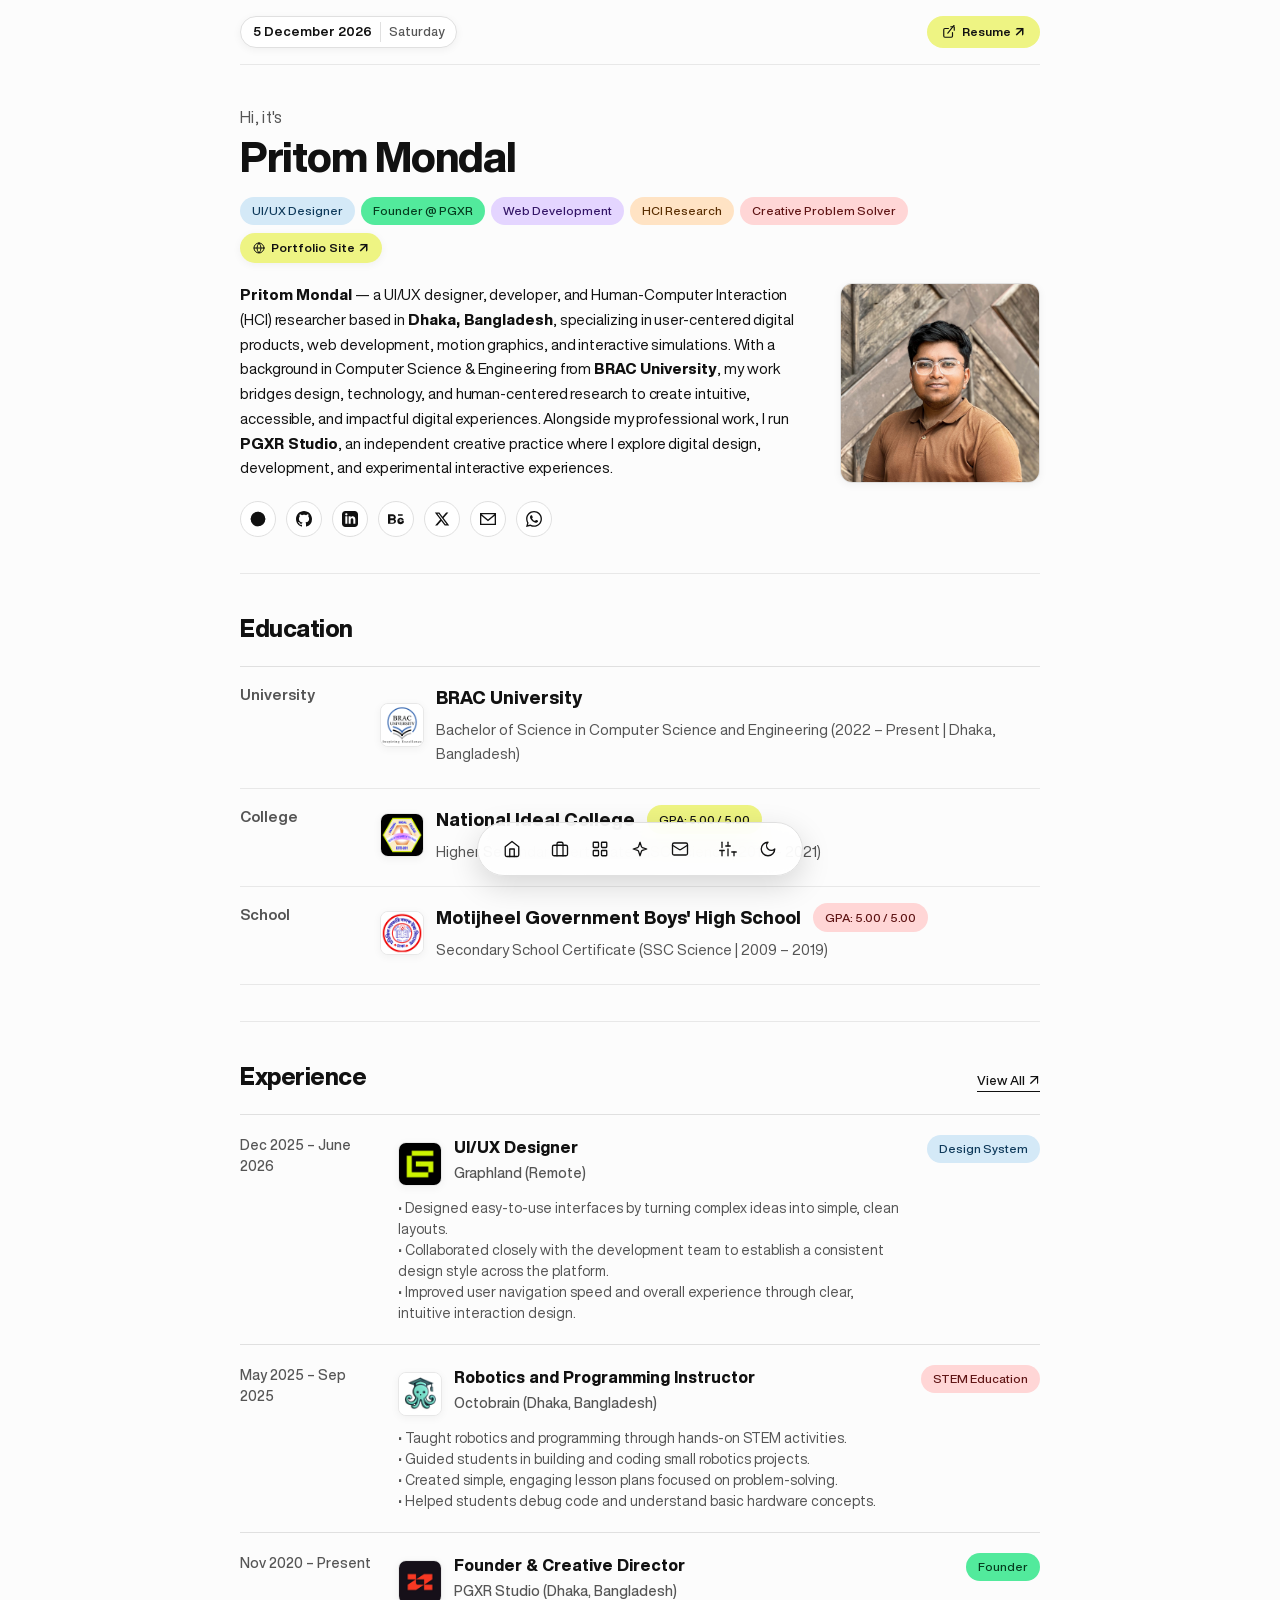
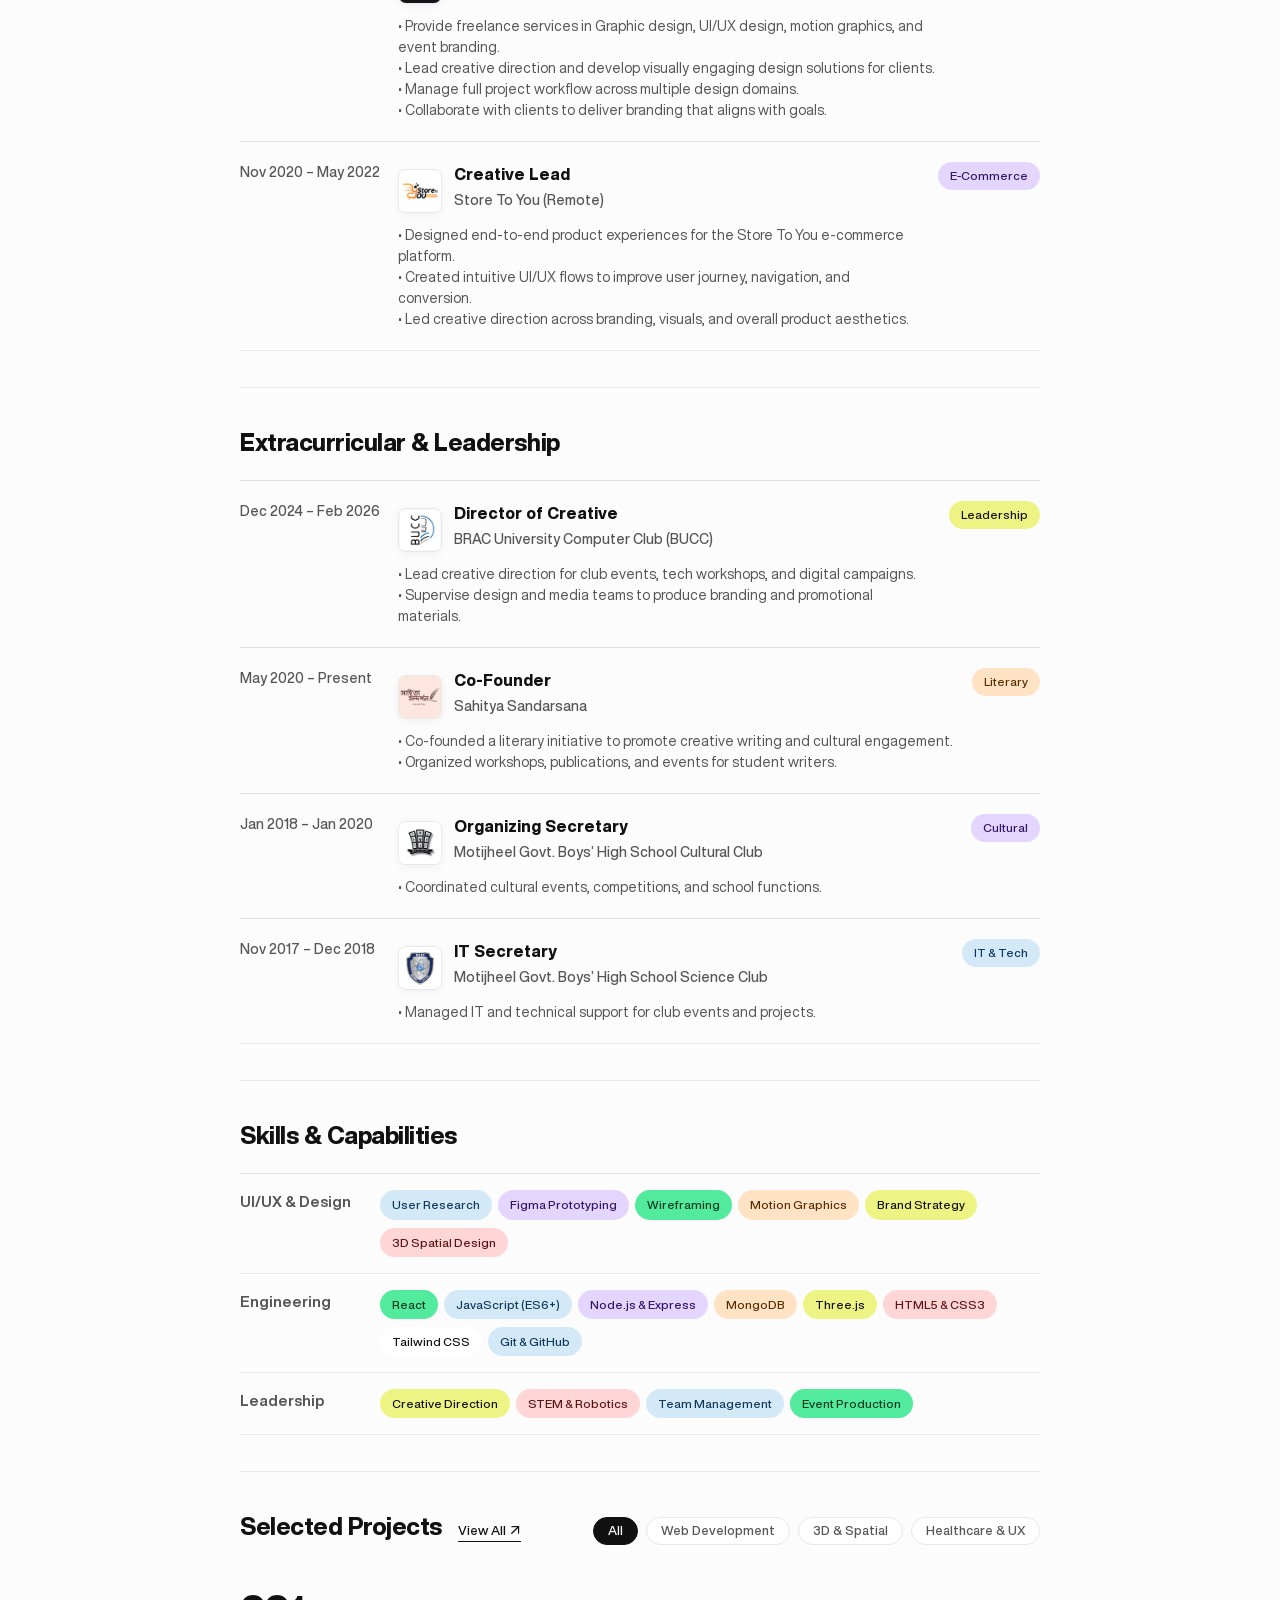
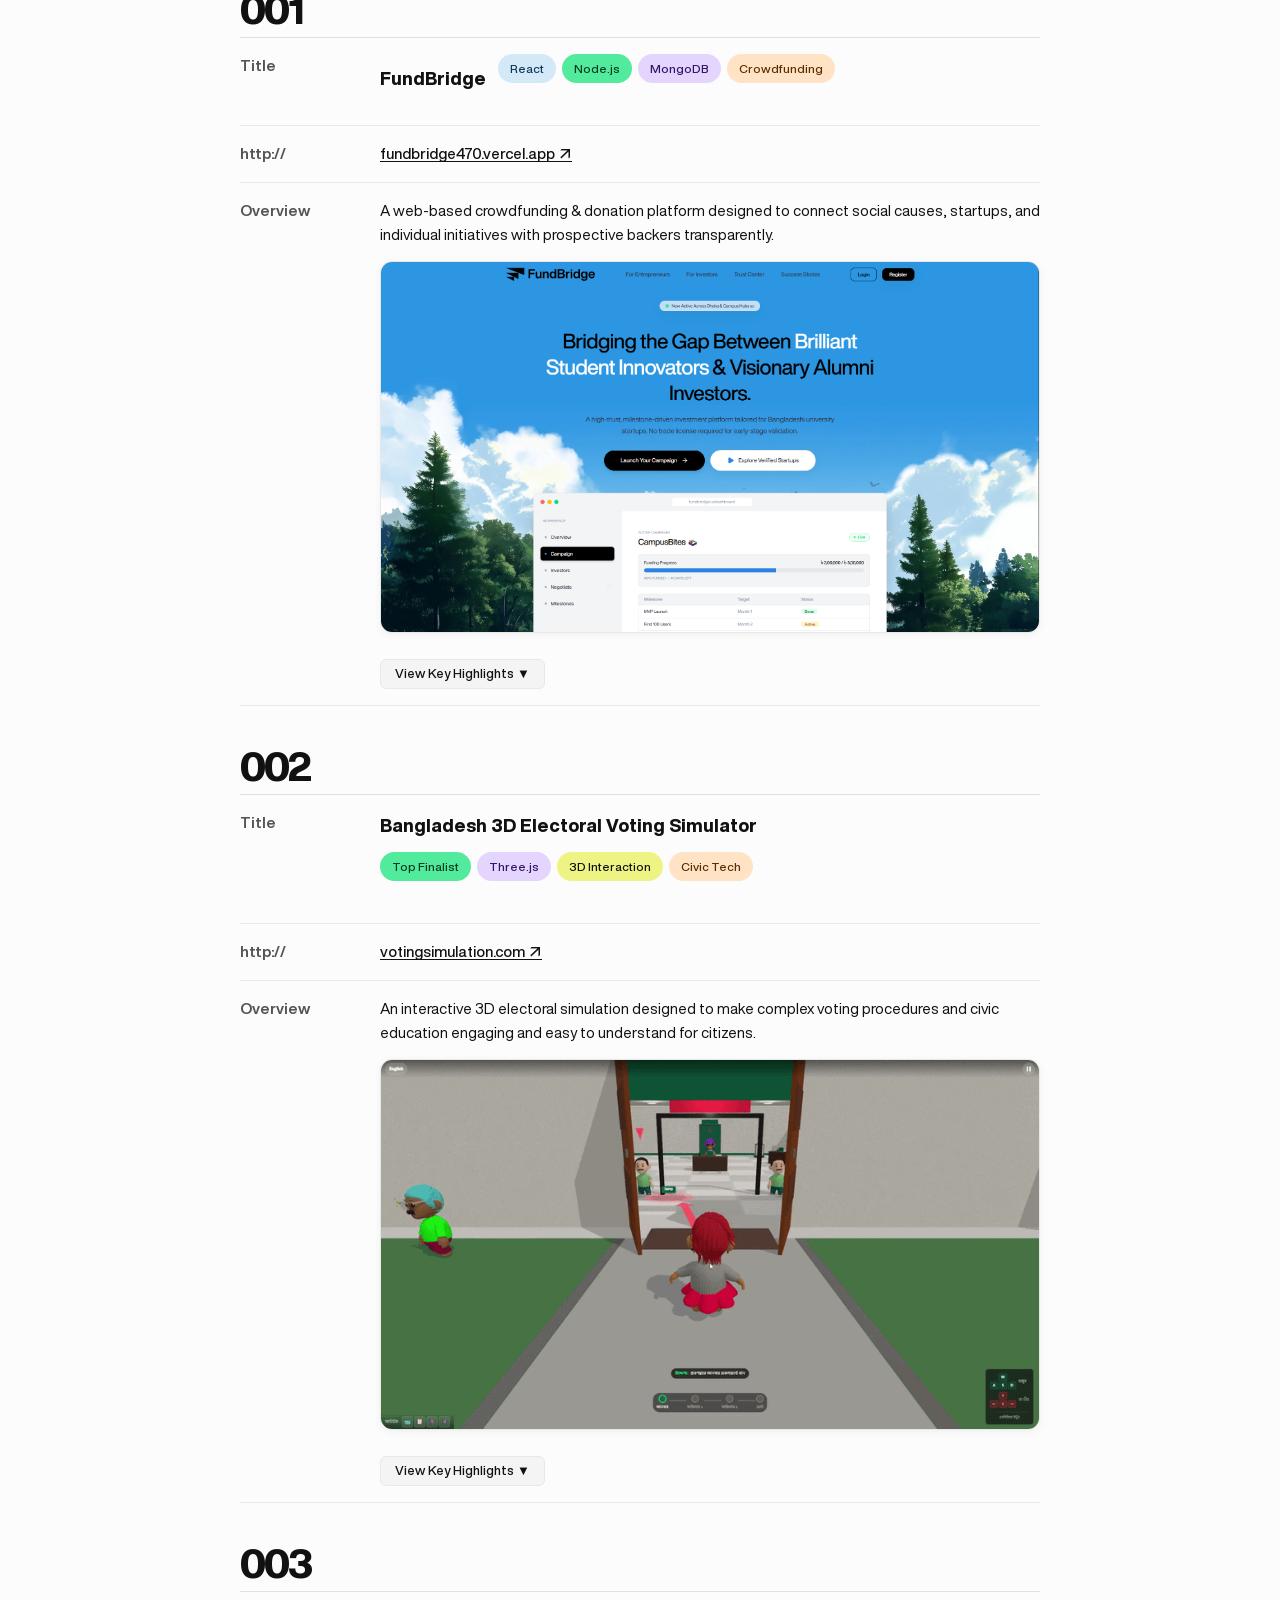
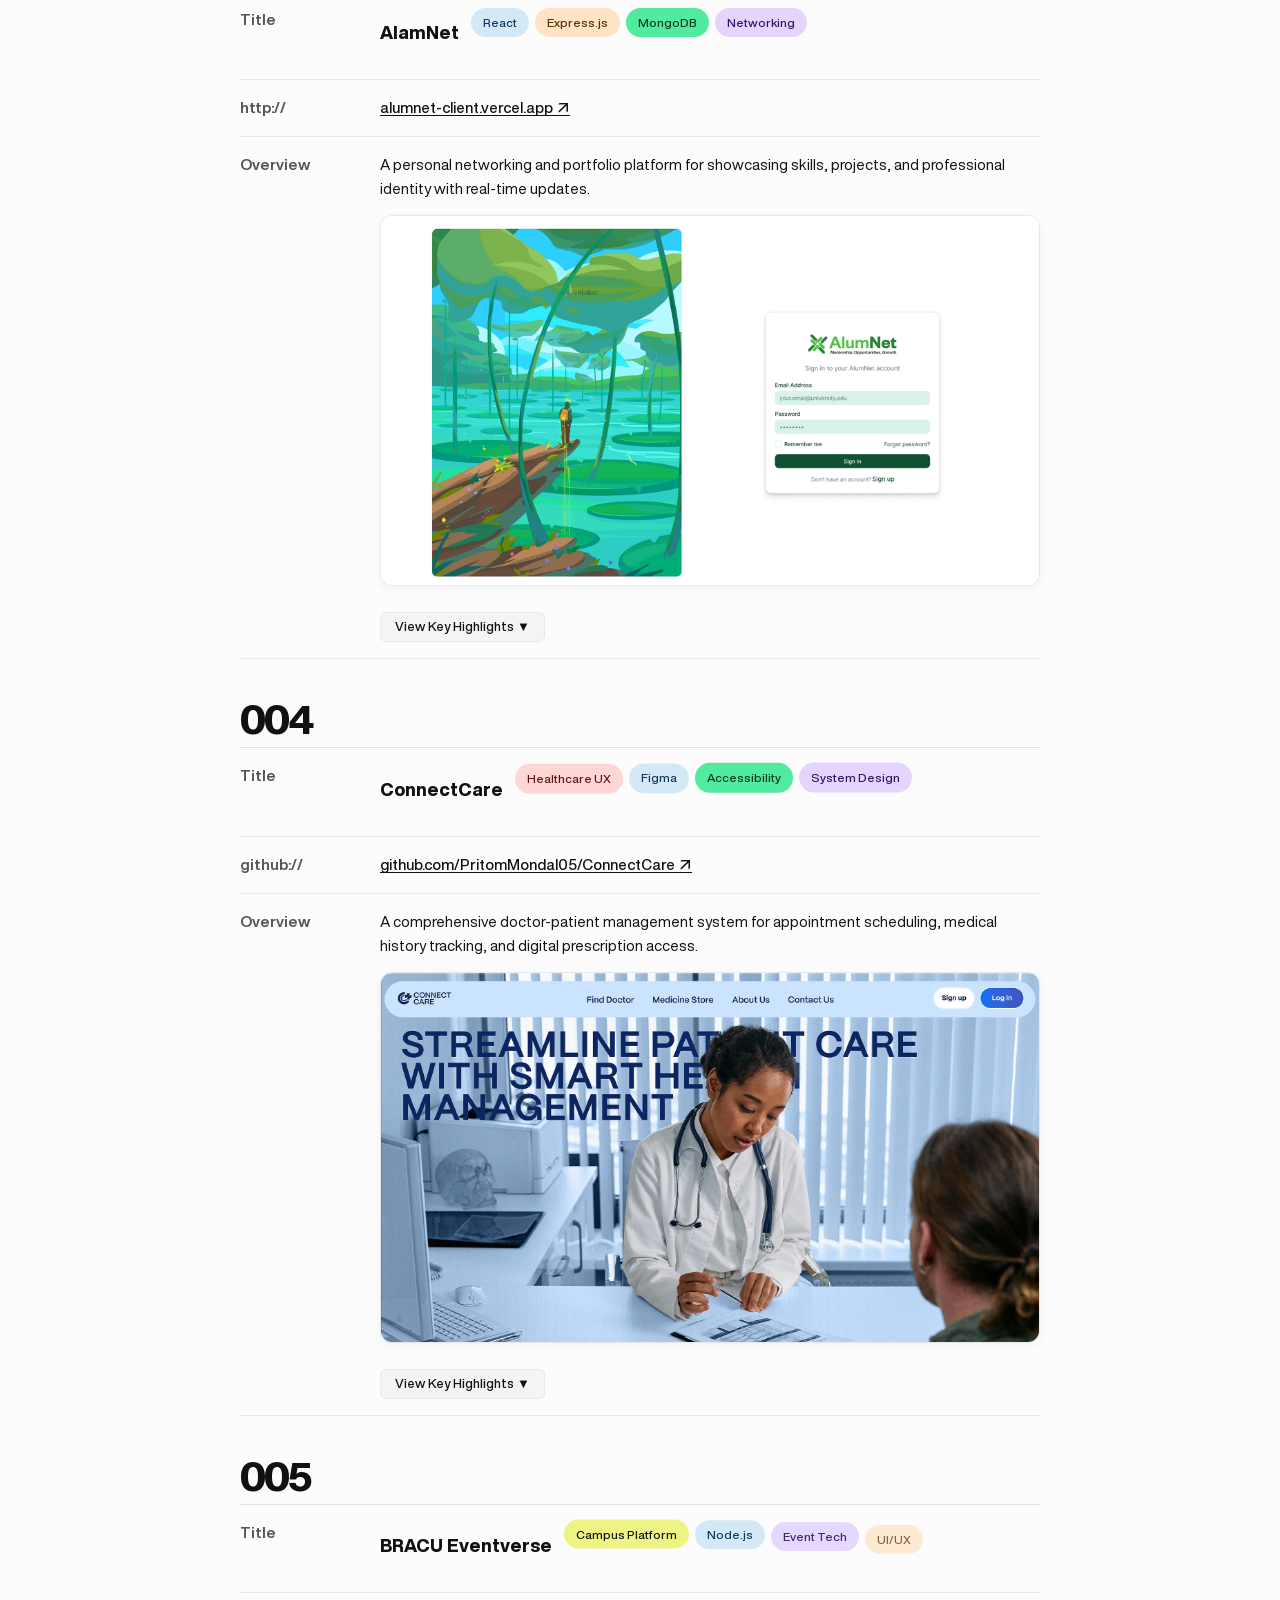
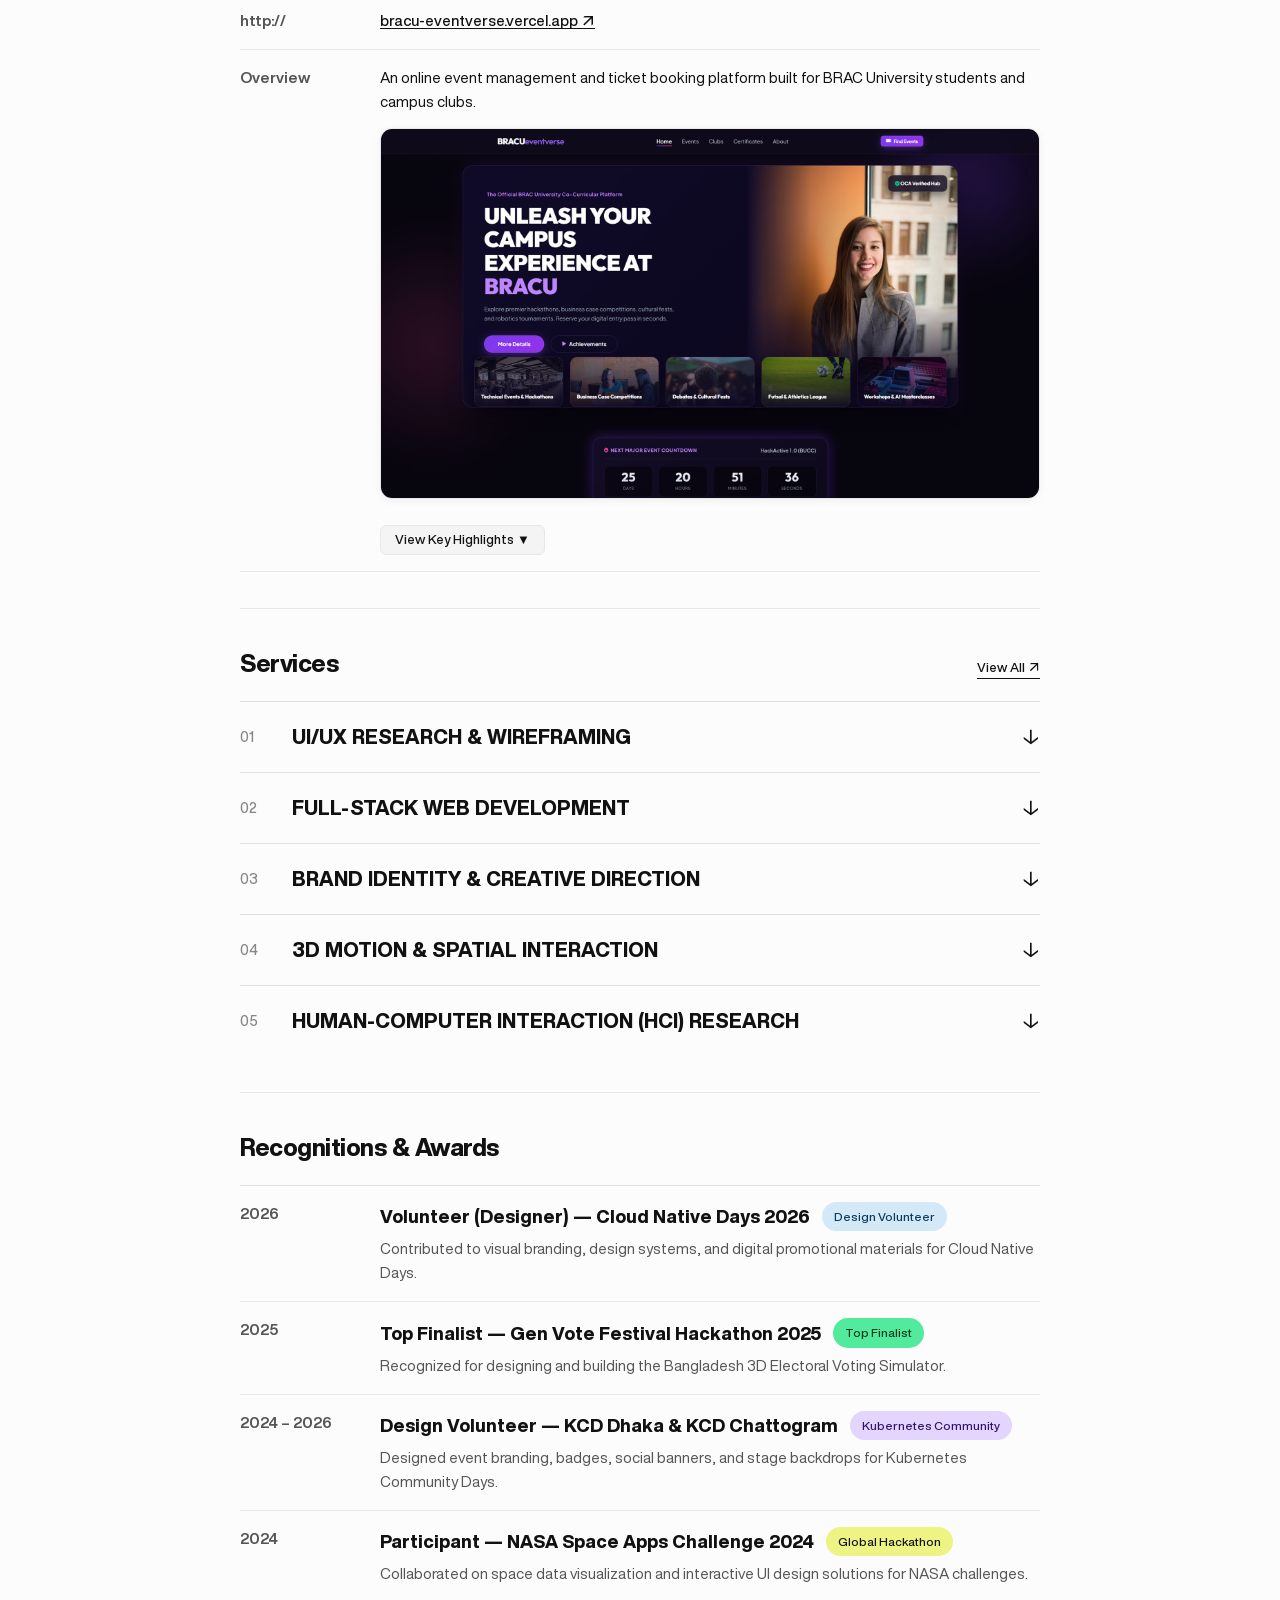
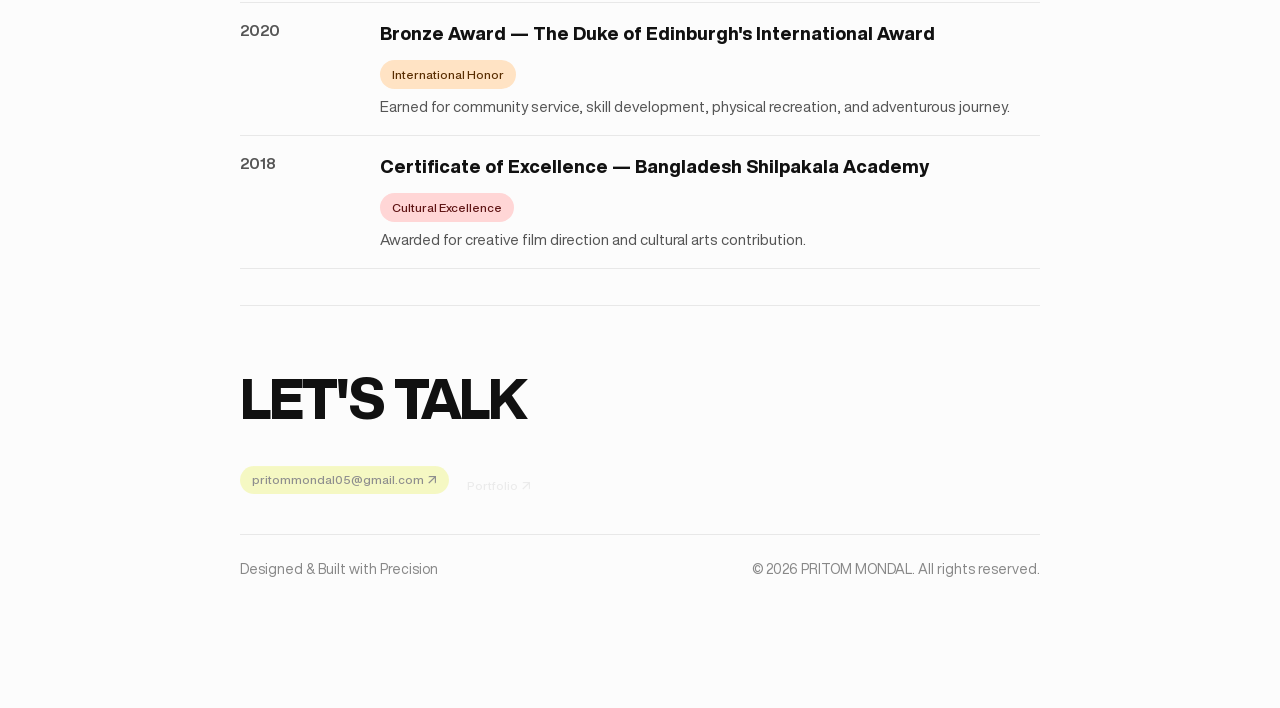
<file: index.html>
<!DOCTYPE html>
<html lang="en">

<head>
  <meta charset="UTF-8">
  <meta name="viewport" content="width=device-width, initial-scale=1.0">
  <title>Pritom Mondal</title>
  <meta name="description"
    content="Portfolio of Pritom Mondal — UI/UX Designer, Web Developer, and HCI Researcher based in Dhaka, Bangladesh. Founder of PGXR.">
  <link rel="stylesheet" href="styles.css">
  <link rel="icon" href="pm navicon.png" type="image/png">
  <script src="https://cdnjs.cloudflare.com/ajax/libs/gsap/3.12.5/gsap.min.js"></script>
</head>

<body>

  <main class="container">

    <!-- Top Bar: Today's Real-time Date & Download Resume Button -->
    <header class="top-header-bar">
      <div class="top-left-group">
        <div class="date-badge">
          <span class="date-text">28 July 2026</span>
          <span class="date-day">Tuesday</span>
        </div>
      </div>
      <a href="https://drive.google.com/file/d/1ZfrBNfHJu0eXIbCAYcs7tsgkFVk-eYRf/view?usp=sharing" target="_blank"
        class="resume-download-btn" title="View Resume (Google Drive)">
        <svg viewBox="0 0 24 24" fill="none" stroke="currentColor" stroke-width="2" stroke-linecap="round"
          stroke-linejoin="round" style="width: 14px; height: 14px;">
          <path d="M18 13v6a2 2 0 0 1-2 2H5a2 2 0 0 1-2-2V8a2 2 0 0 1 2-2h6" />
          <polyline points="15 3 21 3 21 9" />
          <line x1="10" x2="21" y1="14" x2="3" />
        </svg>
        <span>Resume ↗</span>
      </a>
    </header>

    <!-- Hero Section (Joshua Kaplan Style Header) -->
    <section class="hero-section" id="about">
      <h1 class="hero-title">
        <span class="hero-greeting">Hi, it's</span>
        <span class="hero-name">Pritom Mondal</span>
      </h1>

      <!-- Color Pill Badges -->
      <div class="pill-group">
        <span class="pill pill-blue">UI/UX Designer</span>
        <span class="pill pill-green">Founder @ PGXR</span>
        <span class="pill pill-purple">Web Development</span>
        <span class="pill pill-orange">HCI Research</span>
        <span class="pill pill-pink">Creative Problem Solver</span>
        <a href="https://pritomfolio.vercel.app/" target="_blank" class="pill pill-portfolio" title="Visit Live Portfolio Site (pritomfolio.vercel.app)">
          <svg viewBox="0 0 24 24" fill="none" stroke="currentColor" stroke-width="2" stroke-linecap="round" stroke-linejoin="round" style="width: 12px; height: 12px;">
            <circle cx="12" cy="12" r="10"></circle>
            <line x1="2" y1="12" x2="22" y2="12"></line>
            <path d="M12 2a15.3 15.3 0 0 1 4 10 15.3 15.3 0 0 1-4 10 15.3 15.3 0 0 1-4-10 15.3 15.3 0 0 1 4-10z"></path>
          </svg>
          <span>Portfolio Site ↗</span>
        </a>
      </div>

      <!-- Bio & Pure Portrait Grid -->
      <div class="hero-content-grid">
        <div>
          <p class="bio-text">
            <strong>Pritom Mondal</strong> — a UI/UX designer, developer, and Human-Computer Interaction (HCI)
            researcher based in <strong>Dhaka, Bangladesh</strong>, specializing in user-centered digital products, web
            development, motion graphics, and interactive simulations. With a background in Computer Science &
            Engineering from <strong>BRAC University</strong>, my work bridges design, technology, and human-centered
            research to create intuitive, accessible, and impactful digital experiences. Alongside my professional work,
            I run <strong>PGXR Studio</strong>, an independent creative practice where I explore digital design,
            development, and experimental interactive experiences.
          </p>

          <!-- Social Links (Icons Only) -->
          <div class="social-icons-row">
            <a href="https://pritomfolio.vercel.app/" target="_blank" class="social-icon-btn" aria-label="Portfolio Site"
              title="Portfolio (pritomfolio.vercel.app)">
              <svg viewBox="0 0 24 24" fill="none" stroke="currentColor" stroke-width="2" stroke-linecap="round" stroke-linejoin="round">
                <circle cx="12" cy="12" r="10"></circle>
                <line x1="2" y1="12" x2="22" y2="12"></line>
                <path d="M12 2a15.3 15.3 0 0 1 4 10 15.3 15.3 0 0 1-4 10 15.3 15.3 0 0 1-4-10 15.3 15.3 0 0 1 4-10z"></path>
              </svg>
            </a>
            <a href="https://github.com/pritommondal05" target="_blank" class="social-icon-btn" aria-label="GitHub"
              title="GitHub (@pritommondal05)">
              <svg viewBox="0 0 24 24">
                <path
                  d="M12 0C5.37 0 0 5.37 0 12c0 5.31 3.435 9.795 8.205 11.385.6.105.825-.255.825-.57 0-.285-.015-1.23-.015-2.235-3.015.555-3.795-.735-4.035-1.41-.135-.345-.72-1.41-1.23-1.695-.42-.225-1.02-.78-.015-.795.945-.015 1.62.87 1.845 1.23 1.08 1.815 2.805 1.305 3.495.99.105-.78.42-1.305.765-1.605-2.67-.3-5.46-1.335-5.46-5.925 0-1.305.465-2.385 1.23-3.225-.12-.3-.54-1.53.12-3.18 0 0 1.005-.315 3.3 1.23.96-.27 1.98-.405 3-.405s2.04.135 3 .405c2.295-1.56 3.3-1.23 3.3-1.23.66 1.65.24 2.88.12 3.18.765.84 1.23 1.905 1.23 3.225 0 4.605-2.805 5.625-5.475 5.925.435.375.81 1.095.81 2.22 0 1.605-.015 2.895-.015 3.3 0 .315.225.69.825.57A12.02 12.02 0 0024 12c0-6.63-5.37-12-12-12z" />
              </svg>
            </a>
            <a href="https://www.linkedin.com/in/pritommondal/" target="_blank" class="social-icon-btn"
              aria-label="LinkedIn" title="LinkedIn (@pritommondal)">
              <svg viewBox="0 0 24 24">
                <path
                  d="M19 0h-14c-2.761 0-5 2.239-5 5v14c0 2.761 2.239 5 5 5h14c2.762 0 5-2.239 5-5v-14c0-2.761-2.238-5-5-5zm-11 19h-3v-11h3v11zm-1.5-12.268c-.966 0-1.75-.79-1.75-1.764s.784-1.764 1.75-1.764 1.75.79 1.75 1.764-.783 1.764-1.75 1.764zm13.5 12.268h-3v-5.604c0-3.368-4-3.113-4 0v5.604h-3v-11h3v1.765c1.396-2.586 7-2.777 7 2.476v6.759z" />
              </svg>
            </a>
            <a href="https://behance.net/pritommondal" target="_blank" class="social-icon-btn" aria-label="Behance"
              title="Behance (pritommondal)">
              <svg viewBox="0 0 24 24">
                <path
                  d="M22 7h-7v-2h7v2zm1.726 10c-.442 1.297-2.029 3-4.726 3-3.101 0-5-2.102-5-5 0-2.82 1.869-5 4.869-5 2.926 0 4.67 1.867 4.908 4.385h-6.726c.071 1.096.791 1.932 2.051 1.932.96 0 1.547-.463 1.821-1.317h2.803zm-4.743-4.523c-.975 0-1.637.584-1.777 1.458h3.535c-.097-.864-.741-1.458-1.758-1.458zm-11.983-7.477h-7v14h7.5c2.404 0 4.5-1.109 4.5-3.5 0-1.544-.82-2.584-1.92-3.084 1.157-.591 1.67-1.603 1.67-2.791 0-2.316-2.083-4.625-4.75-4.625zm-3.5 3h3.5c1.042 0 1.75.642 1.75 1.5s-.708 1.5-1.75 1.5h-3.5v-3zm0 6h3.75c1.192 0 2 .75 2 1.75s-.808 1.75-2 1.75h-3.75v-3.5z" />
              </svg>
            </a>
            <a href="https://twitter.com/pritommondal" target="_blank" class="social-icon-btn" aria-label="Twitter / X"
              title="Twitter / X (@pritommondal)">
              <svg viewBox="0 0 24 24">
                <path
                  d="M18.244 2.25h3.308l-7.227 8.26 8.502 11.24H16.17l-5.214-6.817L4.99 21.75H1.68l7.73-8.835L1.254 2.25H8.08l4.713 6.231zm-1.161 17.52h1.833L7.084 4.126H5.117z" />
              </svg>
            </a>
            <a href="mailto:pritommondal05@gmail.com" class="social-icon-btn" aria-label="Email"
              title="Email (pritommondal05@gmail.com)">
              <svg viewBox="0 0 24 24">
                <path
                  d="M0 3v18h24v-18h-24zm21.518 2l-9.518 7.713-9.518-7.713h19.036zm-19.518 14v-11.817l10 8.104 10-8.104v11.817h-20z" />
              </svg>
            </a>
            <a href="https://wa.me/pritommondal05" target="_blank" class="social-icon-btn" aria-label="WhatsApp"
              title="WhatsApp (@pritommondal05)">
              <svg viewBox="0 0 24 24">
                <path fill="currentColor"
                  d="M.057 24l1.687-6.163c-1.041-1.804-1.588-3.849-1.587-5.946.003-6.556 5.338-11.891 11.893-11.891 3.181.001 6.167 1.24 8.413 3.488 2.245 2.248 3.481 5.236 3.48 8.414-.003 6.557-5.338 11.892-11.893 11.892-1.99-.001-3.951-.5-5.688-1.448l-6.305 1.654zm6.597-3.807c1.676.995 3.276 1.591 5.392 1.592 5.448 0 9.886-4.434 9.889-9.885.002-5.462-4.415-9.89-9.881-9.892-5.452 0-9.887 4.434-9.889 9.884-.001 2.225.651 3.891 1.746 5.634l-.999 3.648 3.742-.981zm11.387-5.464c-.074-.124-.272-.198-.57-.347-.297-.149-1.758-.868-2.031-.967-.272-.099-.47-.149-.669.149-.198.297-.768.967-.941 1.165-.173.198-.347.223-.644.074-.297-.149-1.255-.462-2.39-1.475-.883-.788-1.48-1.761-1.653-2.059-.173-.297-.018-.458.13-.606.134-.133.297-.347.446-.521.151-.172.2-.296.3-.495.099-.198.05-.372-.025-.521-.075-.148-.669-1.611-.916-2.206-.242-.579-.487-.501-.669-.51l-.57-.01c-.198 0-.52.074-.792.372s-1.04 1.016-1.04 2.479 1.065 2.876 1.213 3.074c.149.198 2.095 3.2 5.076 4.487.709.306 1.263.489 1.694.626.712.226 1.36.194 1.872.118.571-.085 1.758-.719 2.006-1.413.248-.695.248-1.29.173-1.414z" />
              </svg>
            </a>
          </div>
        </div>

        <!-- Portrait Card -->
        <div class="portrait-card" id="portrait-trigger" style="cursor: pointer;" title="Click to enlarge portrait">
          <img src="pritom_portrait.webp" alt="Pritom Mondal Portrait" class="portrait-img">
        </div>
      </div>
    </section>

    <!-- 1. Education Section -->
    <section class="section" id="education">
      <div class="section-header">
        <h2 class="section-title">Education</h2>
      </div>

      <table class="brutalist-table">
        <tbody>
          <tr>
            <td class="table-label">University</td>
            <td class="table-value">
              <div class="institution-header-flex">
                <div class="institution-logo-box" title="BRAC University Logo">
                  <img src="Logo/BRACU logo.png" alt="BRAC University Logo" class="institution-logo-img">
                </div>
                <div>
                  <div class="project-header-row">
                    <span class="project-name">BRAC University</span>
                  </div>
                  <p style="margin-top: 4px; color: var(--text-secondary);">
                    Bachelor of Science in Computer Science and Engineering (2022 – Present | Dhaka, Bangladesh)
                  </p>
                </div>
              </div>
            </td>
          </tr>

          <tr>
            <td class="table-label">College</td>
            <td class="table-value">
              <div class="institution-header-flex">
                <div class="institution-logo-box" title="National Ideal College Logo">
                  <img src="Logo/NIC logo.png" alt="National Ideal College Logo" class="institution-logo-img">
                </div>
                <div>
                  <div class="project-header-row">
                    <span class="project-name">National Ideal College</span>
                    <span class="pill pill-yellow">GPA: 5.00 / 5.00</span>
                  </div>
                  <p style="margin-top: 4px; color: var(--text-secondary);">
                    Higher Secondary Certificate (HSC Science | 2019 – 2021)
                  </p>
                </div>
              </div>
            </td>
          </tr>

          <tr>
            <td class="table-label">School</td>
            <td class="table-value">
              <div class="institution-header-flex">
                <div class="institution-logo-box" title="Motijheel Government Boys' High School Logo">
                  <img src="Logo/MGBHS logo.png" alt="Motijheel Government Boys' High School Logo"
                    class="institution-logo-img">
                </div>
                <div>
                  <div class="project-header-row">
                    <span class="project-name">Motijheel Government Boys' High School</span>
                    <span class="pill pill-pink">GPA: 5.00 / 5.00</span>
                  </div>
                  <p style="margin-top: 4px; color: var(--text-secondary);">
                    Secondary School Certificate (SSC Science | 2009 – 2019)
                  </p>
                </div>
              </div>
            </td>
          </tr>
        </tbody>
      </table>
    </section>

    <!-- 2. Professional Experience Section (Follows Education Immediately) -->
    <section class="section" id="experience">
      <div class="section-header">
        <h2 class="section-title">Experience</h2>
        <a href="experience.html" class="project-url-link" style="font-size: 13px;">View All ↗</a>
      </div>

      <div class="timeline-list">

        <!-- Experience Item 01 -->
        <div class="timeline-item">
          <div class="timeline-grid">
            <div class="timeline-year">Dec 2025 – June 2026</div>
            <div>
              <div class="institution-header-flex">
                <div class="institution-logo-box" title="Graphland Logo">
                  <img src="Logo/Graphland logo.png" alt="Graphland Logo" class="institution-logo-img">
                </div>
                <div>
                  <div class="timeline-role">UI/UX Designer</div>
                  <div class="timeline-org">Graphland (Remote)</div>
                </div>
              </div>
              <p class="timeline-desc">• Designed easy-to-use interfaces by turning complex ideas into simple, clean
                layouts.<br>• Collaborated closely with the development team to establish a consistent design style
                across the platform.<br>• Improved user navigation speed and overall experience through clear, intuitive
                interaction design.</p>
            </div>
            <div>
              <span class="pill pill-blue">Design System</span>
            </div>
          </div>
        </div>

        <!-- Experience Item 02 -->
        <div class="timeline-item">
          <div class="timeline-grid">
            <div class="timeline-year">May 2025 – Sep 2025</div>
            <div>
              <div class="institution-header-flex">
                <div class="institution-logo-box" title="Octobrain Logo">
                  <img src="Logo/octrobrain logo.png" alt="Octobrain Logo" class="institution-logo-img">
                </div>
                <div>
                  <div class="timeline-role">Robotics and Programming Instructor</div>
                  <div class="timeline-org">Octobrain (Dhaka, Bangladesh)</div>
                </div>
              </div>
              <p class="timeline-desc">• Taught robotics and programming through hands-on STEM activities.<br>• Guided
                students in building and coding small robotics projects.<br>• Created simple, engaging lesson plans
                focused on problem-solving.<br>• Helped students debug code and understand basic hardware concepts.</p>
            </div>
            <div>
              <span class="pill pill-pink">STEM Education</span>
            </div>
          </div>
        </div>

        <!-- Experience Item 03 -->
        <div class="timeline-item">
          <div class="timeline-grid">
            <div class="timeline-year">Nov 2020 – Present</div>
            <div>
              <div class="institution-header-flex">
                <div class="institution-logo-box" title="PGXR Studio Logo">
                  <img src="Logo/PGXR logo.png" alt="PGXR Studio Logo" class="institution-logo-img">
                </div>
                <div>
                  <div class="timeline-role">Founder & Creative Director</div>
                  <div class="timeline-org">PGXR Studio (Dhaka, Bangladesh)</div>
                </div>
              </div>
              <p class="timeline-desc">• Provide freelance services in Graphic design, UI/UX design, motion graphics,
                and event branding.<br>• Lead creative direction and develop visually engaging design solutions for
                clients.<br>• Manage full project workflow across multiple design domains.<br>• Collaborate with clients
                to deliver branding that aligns with goals.</p>
            </div>
            <div>
              <span class="pill pill-green">Founder</span>
            </div>
          </div>
        </div>

        <!-- Experience Item 04 -->
        <div class="timeline-item">
          <div class="timeline-grid">
            <div class="timeline-year">Nov 2020 – May 2022</div>
            <div>
              <div class="institution-header-flex">
                <div class="institution-logo-box" title="Store To You Logo">
                  <img src="Logo/StoretoYou logo.png" alt="Store To You Logo" class="institution-logo-img">
                </div>
                <div>
                  <div class="timeline-role">Creative Lead</div>
                  <div class="timeline-org">Store To You (Remote)</div>
                </div>
              </div>
              <p class="timeline-desc">• Designed end-to-end product experiences for the Store To You e-commerce
                platform.<br>• Created intuitive UI/UX flows to improve user journey, navigation, and conversion.<br>•
                Led creative direction across branding, visuals, and overall product aesthetics.</p>
            </div>
            <div>
              <span class="pill pill-purple">E-Commerce</span>
            </div>
          </div>
        </div>

      </div>
    </section>

    <!-- 3. Extracurricular & Leadership Section -->
    <section class="section" id="leadership">
      <div class="section-header">
        <h2 class="section-title">Extracurricular & Leadership</h2>
      </div>

      <div class="timeline-list">

        <!-- Leadership Item 01 -->
        <div class="timeline-item">
          <div class="timeline-grid">
            <div class="timeline-year">Dec 2024 – Feb 2026</div>
            <div>
              <div class="institution-header-flex">
                <div class="institution-logo-box" title="BRAC University Computer Club Logo">
                  <img src="Logo/BUCC logo.png" alt="BUCC Logo" class="institution-logo-img">
                </div>
                <div>
                  <div class="timeline-role">Director of Creative</div>
                  <div class="timeline-org">BRAC University Computer Club (BUCC)</div>
                </div>
              </div>
              <p class="timeline-desc">• Lead creative direction for club events, tech workshops, and digital
                campaigns.<br>• Supervise design and media teams to produce branding and promotional materials.</p>
            </div>
            <div>
              <span class="pill pill-yellow">Leadership</span>
            </div>
          </div>
        </div>

        <!-- Leadership Item 02 -->
        <div class="timeline-item">
          <div class="timeline-grid">
            <div class="timeline-year">May 2020 – Present</div>
            <div>
              <div class="institution-header-flex">
                <div class="institution-logo-box" title="Sahitya Sandarsana Logo">
                  <img src="Logo/Sahitya Sandarshan logo.png" alt="Sahitya Sandarsana Logo"
                    class="institution-logo-img">
                </div>
                <div>
                  <div class="timeline-role">Co-Founder</div>
                  <div class="timeline-org">Sahitya Sandarsana</div>
                </div>
              </div>
              <p class="timeline-desc">• Co-founded a literary initiative to promote creative writing and cultural
                engagement.<br>• Organized workshops, publications, and events for student writers.</p>
            </div>
            <div>
              <span class="pill pill-orange">Literary</span>
            </div>
          </div>
        </div>

        <!-- Leadership Item 03 -->
        <div class="timeline-item">
          <div class="timeline-grid">
            <div class="timeline-year">Jan 2018 – Jan 2020</div>
            <div>
              <div class="institution-header-flex">
                <div class="institution-logo-box" title="Motijheel Govt. Boys' High School Cultural Club Logo">
                  <img src="Logo/MGBHS Cultural Club logo.png" alt="Cultural Club Logo" class="institution-logo-img">
                </div>
                <div>
                  <div class="timeline-role">Organizing Secretary</div>
                  <div class="timeline-org">Motijheel Govt. Boys’ High School Cultural Club</div>
                </div>
              </div>
              <p class="timeline-desc">• Coordinated cultural events, competitions, and school functions.</p>
            </div>
            <div>
              <span class="pill pill-purple">Cultural</span>
            </div>
          </div>
        </div>

        <!-- Leadership Item 04 -->
        <div class="timeline-item">
          <div class="timeline-grid">
            <div class="timeline-year">Nov 2017 – Dec 2018</div>
            <div>
              <div class="institution-header-flex">
                <div class="institution-logo-box" title="Motijheel Govt. Boys' High School Science Club Logo">
                  <img src="Logo/MGBHS Science Club logo.png" alt="Science Club Logo" class="institution-logo-img">
                </div>
                <div>
                  <div class="timeline-role">IT Secretary</div>
                  <div class="timeline-org">Motijheel Govt. Boys’ High School Science Club</div>
                </div>
              </div>
              <p class="timeline-desc">• Managed IT and technical support for club events and projects.</p>
            </div>
            <div>
              <span class="pill pill-blue">IT & Tech</span>
            </div>
          </div>
        </div>

      </div>
    </section>

    <!-- 4. Skills & Capabilities Section -->
    <section class="section" id="skills">
      <div class="section-header">
        <h2 class="section-title">Skills & Capabilities</h2>
      </div>

      <table class="brutalist-table">
        <tbody>
          <tr>
            <td class="table-label">UI/UX & Design</td>
            <td class="table-value">
              <div class="pill-group" style="margin-bottom: 0;">
                <span class="pill pill-blue">User Research</span>
                <span class="pill pill-purple">Figma Prototyping</span>
                <span class="pill pill-green">Wireframing</span>
                <span class="pill pill-orange">Motion Graphics</span>
                <span class="pill pill-yellow">Brand Strategy</span>
                <span class="pill pill-pink">3D Spatial Design</span>
              </div>
            </td>
          </tr>

          <tr>
            <td class="table-label">Engineering</td>
            <td class="table-value">
              <div class="pill-group" style="margin-bottom: 0;">
                <span class="pill pill-green">React</span>
                <span class="pill pill-blue">JavaScript (ES6+)</span>
                <span class="pill pill-purple">Node.js & Express</span>
                <span class="pill pill-orange">MongoDB</span>
                <span class="pill pill-yellow">Three.js</span>
                <span class="pill pill-pink">HTML5 & CSS3</span>
                <span class="pill pill-default">Tailwind CSS</span>
                <span class="pill pill-blue">Git & GitHub</span>
              </div>
            </td>
          </tr>

          <tr>
            <td class="table-label">Leadership</td>
            <td class="table-value">
              <div class="pill-group" style="margin-bottom: 0;">
                <span class="pill pill-yellow">Creative Direction</span>
                <span class="pill pill-pink">STEM & Robotics</span>
                <span class="pill pill-blue">Team Management</span>
                <span class="pill pill-green">Event Production</span>
              </div>
            </td>
          </tr>
        </tbody>
      </table>
    </section>

    <!-- 5. Selected Projects Section -->
    <section class="section" id="projects">
      <div class="section-header">
        <div style="display: flex; align-items: baseline; gap: 16px;">
          <h2 class="section-title">Selected Projects</h2>
          <a href="projects.html" class="project-url-link" style="font-size: 13px;">View All ↗</a>
        </div>

        <!-- Category Filter Bar -->
        <div class="filter-bar">
          <button class="filter-btn active" data-filter="all">All</button>
          <button class="filter-btn" data-filter="web">Web Development</button>
          <button class="filter-btn" data-filter="spatial">3D & Spatial</button>
          <button class="filter-btn" data-filter="healthcare">Healthcare & UX</button>
        </div>
      </div>

      <div class="project-list">

        <!-- Project 001 -->
        <article class="project-item" data-category="web">
          <div class="project-number">001</div>
          <table class="brutalist-table">
            <tbody>
              <tr>
                <td class="table-label">Title</td>
                <td class="table-value">
                  <div class="project-header-row">
                    <span class="project-name">FundBridge</span>
                    <div class="pill-group">
                      <span class="pill pill-blue">React</span>
                      <span class="pill pill-green">Node.js</span>
                      <span class="pill pill-purple">MongoDB</span>
                      <span class="pill pill-orange">Crowdfunding</span>
                    </div>
                  </div>
                </td>
              </tr>
              <tr>
                <td class="table-label">http://</td>
                <td class="table-value">
                  <a href="https://fundbridge470.vercel.app/" target="_blank" class="project-url-link">fundbridge470.vercel.app
                    ↗</a>
                </td>
              </tr>
              <tr>
                <td class="table-label">Overview</td>
                <td class="table-value">
                  A web-based crowdfunding & donation platform designed to connect social causes, startups, and
                  individual initiatives with prospective backers transparently.

                  <!-- Landing Page Screenshot Cover Frame -->
                  <a href="https://fundbridge470.vercel.app/" target="_blank" rel="noopener noreferrer" class="project-screenshot-frame"
                    title="Open FundBridge Live Demo (fundbridge470.vercel.app)">
                    <img src="Project UI/Fundbridge landing image.webp" alt="FundBridge Landing Page UI Cover" class="project-screenshot-img" loading="lazy">
                  </a>

                  <button class="details-toggle-btn" data-target="drawer-001">View Key Highlights ▼</button>
                  <div class="project-drawer" id="drawer-001">
                    <div class="drawer-content">
                      <ul>
                        <li>Designed high-fidelity wireframes and user-centered UI/UX flows in Figma to simplify
                          campaign creation pathways.</li>
                        <li>Built interactive dashboards and real-time campaign progress trackers for donors and
                          campaign managers.</li>
                        <li>Ensured full responsive layout and WCAG AA accessibility compliance across mobile and
                          desktop interfaces.</li>
                      </ul>
                    </div>
                  </div>
                </td>
              </tr>
            </tbody>
          </table>
        </article>

        <!-- Project 002 -->
        <article class="project-item" data-category="spatial">
          <div class="project-number">002</div>
          <table class="brutalist-table">
            <tbody>
              <tr>
                <td class="table-label">Title</td>
                <td class="table-value">
                  <div class="project-header-row">
                    <span class="project-name">Bangladesh 3D Electoral Voting Simulator</span>
                    <div class="pill-group">
                      <span class="pill pill-green">Top Finalist</span>
                      <span class="pill pill-purple">Three.js</span>
                      <span class="pill pill-yellow">3D Interaction</span>
                      <span class="pill pill-orange">Civic Tech</span>
                    </div>
                  </div>
                </td>
              </tr>
              <tr>
                <td class="table-label">http://</td>
                <td class="table-value">
                  <a href="https://www.votingsimulation.com/" target="_blank" class="project-url-link">votingsimulation.com
                    ↗</a>
                </td>
              </tr>
              <tr>
                <td class="table-label">Overview</td>
                <td class="table-value">
                  An interactive 3D electoral simulation designed to make complex voting procedures and civic education
                  engaging and easy to understand for citizens.

                  <!-- Landing Page Screenshot Cover Frame -->
                  <a href="https://www.votingsimulation.com/" target="_blank" rel="noopener noreferrer" class="project-screenshot-frame"
                    title="Open 3D Electoral Voting Simulator (votingsimulation.com)">
                    <img src="Project UI/3D Voting Simulator gameplay .gif" alt="3D Electoral Voting Simulator Gameplay Cover" class="project-screenshot-img" loading="lazy">
                  </a>

                  <button class="details-toggle-btn" data-target="drawer-002">View Key Highlights ▼</button>
                  <div class="project-drawer" id="drawer-002">
                    <div class="drawer-content">
                      <ul>
                        <li>Simplified complex voting concepts into clear visual flows and intuitive 3D spatial
                          interactions.</li>
                        <li>Prioritized user-friendly layouts and accessible design for first-time voters.</li>
                        <li>Selected as Top Finalist at the Gen Vote Festival Hackathon 2025.</li>
                      </ul>
                    </div>
                  </div>
                </td>
              </tr>
            </tbody>
          </table>
        </article>

        <!-- Project 003 -->
        <article class="project-item" data-category="web">
          <div class="project-number">003</div>
          <table class="brutalist-table">
            <tbody>
              <tr>
                <td class="table-label">Title</td>
                <td class="table-value">
                  <div class="project-header-row">
                    <span class="project-name">AlamNet</span>
                    <div class="pill-group">
                      <span class="pill pill-blue">React</span>
                      <span class="pill pill-orange">Express.js</span>
                      <span class="pill pill-green">MongoDB</span>
                      <span class="pill pill-purple">Networking</span>
                    </div>
                  </div>
                </td>
              </tr>
              <tr>
                <td class="table-label">http://</td>
                <td class="table-value">
                  <a href="https://alumnet-client.vercel.app/" target="_blank" class="project-url-link">alumnet-client.vercel.app ↗</a>
                </td>
              </tr>
              <tr>
                <td class="table-label">Overview</td>
                <td class="table-value">
                  A personal networking and portfolio platform for showcasing skills, projects, and professional
                  identity with real-time updates.

                  <!-- Landing Page Screenshot Cover Frame -->
                  <a href="https://alumnet-client.vercel.app/" target="_blank" rel="noopener noreferrer" class="project-screenshot-frame"
                    title="Open AlamNet Live Site (alumnet-client.vercel.app)">
                    <img src="Project UI/Alumnet UI.webp" alt="AlamNet UI Cover" class="project-screenshot-img" loading="lazy">
                  </a>

                  <button class="details-toggle-btn" data-target="drawer-003">View Key Highlights ▼</button>
                  <div class="project-drawer" id="drawer-003">
                    <div class="drawer-content">
                      <ul>
                        <li>Implemented dynamic project filtering and custom responsive UI cards.</li>
                        <li>Integrated secure authentication and real-time backend API endpoints.</li>
                      </ul>
                    </div>
                  </div>
                </td>
              </tr>
            </tbody>
          </table>
        </article>

        <!-- Project 004 -->
        <article class="project-item" data-category="healthcare">
          <div class="project-number">004</div>
          <table class="brutalist-table">
            <tbody>
              <tr>
                <td class="table-label">Title</td>
                <td class="table-value">
                  <div class="project-header-row">
                    <span class="project-name">ConnectCare</span>
                    <div class="pill-group">
                      <span class="pill pill-pink">Healthcare UX</span>
                      <span class="pill pill-blue">Figma</span>
                      <span class="pill pill-green">Accessibility</span>
                      <span class="pill pill-purple">System Design</span>
                    </div>
                  </div>
                </td>
              </tr>
              <tr>
                <td class="table-label">github://</td>
                <td class="table-value">
                  <a href="https://github.com/PritomMondal05/ConnectCare" target="_blank" class="project-url-link">github.com/PritomMondal05/ConnectCare
                    ↗</a>
                </td>
              </tr>
              <tr>
                <td class="table-label">Overview</td>
                <td class="table-value">
                  A comprehensive doctor-patient management system for appointment scheduling, medical history tracking,
                  and digital prescription access.

                  <!-- Landing Page Screenshot Cover Frame -->
                  <a href="https://github.com/PritomMondal05/ConnectCare" target="_blank" rel="noopener noreferrer" class="project-screenshot-frame"
                    title="View ConnectCare Repository (github.com/PritomMondal05/ConnectCare)">
                    <img src="Project UI/ConnectCare UI.webp" alt="ConnectCare Healthcare UI Cover" class="project-screenshot-img" loading="lazy">
                  </a>

                  <button class="details-toggle-btn" data-target="drawer-004">View Key Highlights ▼</button>
                  <div class="project-drawer" id="drawer-004">
                    <div class="drawer-content">
                      <ul>
                        <li>Designed ergonomic, high-contrast interfaces for elder patient accessibility and quick
                          physician consultation workflows.</li>
                        <li>Mapped complete user journeys from booking appointments to reviewing diagnostic test
                          results.</li>
                      </ul>
                    </div>
                  </div>
                </td>
              </tr>
            </tbody>
          </table>
        </article>

        <!-- Project 005 -->
        <article class="project-item" data-category="web">
          <div class="project-number">005</div>
          <table class="brutalist-table">
            <tbody>
              <tr>
                <td class="table-label">Title</td>
                <td class="table-value">
                  <div class="project-header-row">
                    <span class="project-name">BRACU Eventverse</span>
                    <div class="pill-group">
                      <span class="pill pill-yellow">Campus Platform</span>
                      <span class="pill pill-blue">Node.js</span>
                      <span class="pill pill-purple">Event Tech</span>
                      <span class="pill pill-orange">UI/UX</span>
                    </div>
                  </div>
                </td>
              </tr>
              <tr>
                <td class="table-label">http://</td>
                <td class="table-value">
                  <a href="https://bracu-eventverse.vercel.app/" target="_blank"
                    class="project-url-link">bracu-eventverse.vercel.app ↗</a>
                </td>
              </tr>
              <tr>
                <td class="table-label">Overview</td>
                <td class="table-value">
                  An online event management and ticket booking platform built for BRAC University students and campus
                  clubs.

                  <!-- Landing Page Screenshot Cover Frame -->
                  <a href="https://bracu-eventverse.vercel.app/" target="_blank" rel="noopener noreferrer" class="project-screenshot-frame"
                    title="Open BRACU Eventverse Live Demo (bracu-eventverse.vercel.app)">
                    <img src="Project UI/EventVerse UI.webp" alt="BRACU Eventverse UI Cover" class="project-screenshot-img" loading="lazy">
                  </a>

                  <button class="details-toggle-btn" data-target="drawer-005">View Key Highlights ▼</button>
                  <div class="project-drawer" id="drawer-005">
                    <div class="drawer-content">
                      <ul>
                        <li>Created a clean dashboard to track upcoming campus events, budgets, and participant
                          registrations.</li>
                        <li>Applied user-centered research to analyze student workflow patterns and streamline event
                          access.</li>
                      </ul>
                    </div>
                  </div>
                </td>
              </tr>
            </tbody>
          </table>
        </article>

      </div>
    </section>

    <!-- 6. Services Accordion Section -->
    <section class="section" id="services">
      <div class="section-header">
        <h2 class="section-title">Services</h2>
        <a href="services.html" class="project-url-link" style="font-size: 13px;">View All ↗</a>
      </div>

      <div class="services-list">

        <div class="service-item">
          <div class="service-left">
            <span class="service-num">01</span>
            <span class="service-name">UI/UX RESEARCH & WIREFRAMING</span>
          </div>
          <span class="service-arrow">↓</span>
        </div>
        <div class="service-detail">
          Conducting user interviews, usability testing, persona mapping, and high-fidelity wireframing to turn complex
          ideas into seamless visual interfaces.
        </div>

        <div class="service-item">
          <div class="service-left">
            <span class="service-num">02</span>
            <span class="service-name">FULL-STACK WEB DEVELOPMENT</span>
          </div>
          <span class="service-arrow">↓</span>
        </div>
        <div class="service-detail">
          Building fast, responsive, and accessible web applications using modern stacks like React, Node.js, Express,
          MongoDB, Tailwind CSS, and vanilla HTML5/CSS3.
        </div>

        <div class="service-item">
          <div class="service-left">
            <span class="service-num">03</span>
            <span class="service-name">BRAND IDENTITY & CREATIVE DIRECTION</span>
          </div>
          <span class="service-arrow">↓</span>
        </div>
        <div class="service-detail">
          Crafting memorable logo designs, color systems, typography frameworks, and brand guidelines for startups,
          studios, and tech events.
        </div>

        <div class="service-item">
          <div class="service-left">
            <span class="service-num">04</span>
            <span class="service-name">3D MOTION & SPATIAL INTERACTION</span>
          </div>
          <span class="service-arrow">↓</span>
        </div>
        <div class="service-detail">
          Creating fluid motion graphics, video promos, and interactive 3D web experiences using After Effects, Blender,
          and modern web graphics.
        </div>

        <div class="service-item">
          <div class="service-left">
            <span class="service-num">05</span>
            <span class="service-name">HUMAN-COMPUTER INTERACTION (HCI) RESEARCH</span>
          </div>
          <span class="service-arrow">↓</span>
        </div>
        <div class="service-detail">
          Conducting user-centered HCI research, usability studies, and cognitive evaluation for digital interfaces and
          interactive systems.
        </div>

      </div>
    </section>

    <!-- 7. Recognitions & Awards Section -->
    <section class="section" id="awards">
      <div class="section-header">
        <h2 class="section-title">Recognitions & Awards</h2>
      </div>

      <table class="brutalist-table">
        <tbody>
          <tr>
            <td class="table-label">2026</td>
            <td class="table-value">
              <div class="project-header-row">
                <span class="project-name">Volunteer (Designer) — Cloud Native Days 2026</span>
                <span class="pill pill-blue">Design Volunteer</span>
              </div>
              <p style="margin-top: 4px; color: var(--text-secondary);">
                Contributed to visual branding, design systems, and digital promotional materials for Cloud Native Days.
              </p>
            </td>
          </tr>

          <tr>
            <td class="table-label">2025</td>
            <td class="table-value">
              <div class="project-header-row">
                <span class="project-name">Top Finalist — Gen Vote Festival Hackathon 2025</span>
                <span class="pill pill-green">Top Finalist</span>
              </div>
              <p style="margin-top: 4px; color: var(--text-secondary);">
                Recognized for designing and building the Bangladesh 3D Electoral Voting Simulator.
              </p>
            </td>
          </tr>

          <tr>
            <td class="table-label">2024 – 2026</td>
            <td class="table-value">
              <div class="project-header-row">
                <span class="project-name">Design Volunteer — KCD Dhaka & KCD Chattogram</span>
                <span class="pill pill-purple">Kubernetes Community</span>
              </div>
              <p style="margin-top: 4px; color: var(--text-secondary);">
                Designed event branding, badges, social banners, and stage backdrops for Kubernetes Community Days.
              </p>
            </td>
          </tr>

          <tr>
            <td class="table-label">2024</td>
            <td class="table-value">
              <div class="project-header-row">
                <span class="project-name">Participant — NASA Space Apps Challenge 2024</span>
                <span class="pill pill-yellow">Global Hackathon</span>
              </div>
              <p style="margin-top: 4px; color: var(--text-secondary);">
                Collaborated on space data visualization and interactive UI design solutions for NASA challenges.
              </p>
            </td>
          </tr>

          <tr>
            <td class="table-label">2020</td>
            <td class="table-value">
              <div class="project-header-row">
                <span class="project-name">Bronze Award — The Duke of Edinburgh's International Award</span>
                <span class="pill pill-orange">International Honor</span>
              </div>
              <p style="margin-top: 4px; color: var(--text-secondary);">
                Earned for community service, skill development, physical recreation, and adventurous journey.
              </p>
            </td>
          </tr>

          <tr>
            <td class="table-label">2018</td>
            <td class="table-value">
              <div class="project-header-row">
                <span class="project-name">Certificate of Excellence — Bangladesh Shilpakala Academy</span>
                <span class="pill pill-pink">Cultural Excellence</span>
              </div>
              <p style="margin-top: 4px; color: var(--text-secondary);">
                Awarded for creative film direction and cultural arts contribution.
              </p>
            </td>
          </tr>
        </tbody>
      </table>
    </section>

    <!-- 8. Footer / Contact Section -->
    <footer class="footer" id="contact">
      <h2 class="footer-headline">LET'S TALK</h2>

      <div class="pill-group">
        <a href="mailto:pritommondal05@gmail.com" class="pill pill-yellow">pritommondal05@gmail.com ↗</a>
        <a href="https://pritomfolio.vercel.app/" target="_blank" class="pill pill-default">Portfolio ↗</a>
        <a href="https://github.com/pritommondal05" target="_blank" class="pill pill-default">GitHub ↗</a>
        <a href="https://www.linkedin.com/in/pritommondal/" target="_blank" class="pill pill-default">LinkedIn ↗</a>
        <a href="https://behance.net/pritommondal" target="_blank" class="pill pill-default">Behance ↗</a>
      </div>

      <div class="footer-bottom">
        <span>Designed & Built with Precision</span>
        <span>© 2026 PRITOM MONDAL. All rights reserved.</span>
      </div>
    </footer>

  </main>

  <!-- Floating Dock Pill Navigation Bar (Fixed at Bottom Center, Animated on Scroll) -->
  <header class="navbar-wrapper">
    <nav class="navbar">
      <!-- Home Icon -->
      <a href="index.html#about" class="nav-icon-link active" aria-label="Home" title="Home">
        <svg viewBox="0 0 24 24" fill="none" stroke="currentColor" stroke-width="1.75" stroke-linecap="round"
          stroke-linejoin="round">
          <path d="m3 9 9-7 9 7v11a2 2 0 0 1-2 2H5a2 2 0 0 1-2-2z" />
          <polyline points="9 22 9 12 15 12 15 22" />
        </svg>
      </a>

      <!-- Icon-Only Nav Bar Links (Outline SVGs) -->
      <ul class="nav-links" id="nav-links" style="display: flex; gap: 4px;">
        <li>
          <a href="experience.html" class="nav-icon-link" aria-label="Experience" title="Experience">
            <svg viewBox="0 0 24 24" fill="none" stroke="currentColor" stroke-width="1.75" stroke-linecap="round"
              stroke-linejoin="round">
              <rect width="20" height="14" x="2" y="7" rx="2" ry="2" />
              <path d="M16 21V5a2 2 0 0 0-2-2h-4a2 2 0 0 0-2 2v16" />
            </svg>
          </a>
        </li>
        <li>
          <a href="projects.html" class="nav-icon-link" aria-label="Projects" title="Projects">
            <svg viewBox="0 0 24 24" fill="none" stroke="currentColor" stroke-width="1.75" stroke-linecap="round"
              stroke-linejoin="round">
              <rect width="7" height="7" x="3" y="3" rx="1" />
              <rect width="7" height="7" x="14" y="3" rx="1" />
              <rect width="7" height="7" x="14" y="14" rx="1" />
              <rect width="7" height="7" x="3" y="14" rx="1" />
            </svg>
          </a>
        </li>
        <li>
          <a href="services.html" class="nav-icon-link" aria-label="Services" title="Services">
            <svg viewBox="0 0 24 24" fill="none" stroke="currentColor" stroke-width="1.75" stroke-linecap="round"
              stroke-linejoin="round">
              <path
                d="m12 3-1.912 5.813a2 2 0 0 1-1.275 1.275L3 12l5.813 1.912a2 2 0 0 1 1.275 1.275L12 21l1.912-5.813a2 2 0 0 1 1.275-1.275L21 12l-5.813-1.912a2 2 0 0 1-1.275-1.275L12 3Z" />
            </svg>
          </a>
        </li>
        <li>
          <a href="contact.html" class="nav-icon-link" aria-label="Contact" title="Contact">
            <svg viewBox="0 0 24 24" fill="none" stroke="currentColor" stroke-width="1.75" stroke-linecap="round"
              stroke-linejoin="round">
              <rect width="20" height="16" x="2" y="4" rx="2" />
              <path d="m22 7-8.97 5.7a1.94 1.94 0 0 1-2.06 0L2 7" />
            </svg>
          </a>
        </li>
      </ul>

      <div style="display: flex; align-items: center; gap: 4px;">
        <!-- Display & Accessibility Controls Icon Button -->
        <button class="nav-icon-btn" id="a11y-toggle-btn" aria-label="Display & Accessibility Controls"
          title="Display & Accessibility Controls">
          <svg viewBox="0 0 24 24" fill="none" stroke="currentColor" stroke-width="1.75" stroke-linecap="round"
            stroke-linejoin="round">
            <line x1="4" x2="4" y1="21" y2="14" />
            <line x1="4" x2="4" y1="10" y2="3" />
            <line x1="12" x2="12" y1="21" y2="12" />
            <line x1="12" x2="12" y1="8" y2="3" />
            <line x1="20" x2="20" y1="21" y2="16" />
            <line x1="1" x2="7" y1="14" y2="14" />
            <line x1="9" x2="15" y1="8" y2="8" />
            <line x1="17" x2="23" y1="16" y2="16" />
          </svg>
        </button>

        <!-- Dark/Light Theme Toggle Icon Button -->
        <button class="nav-icon-btn" id="theme-toggle" aria-label="Toggle Theme" title="Toggle Light / Dark Mode">
          <svg viewBox="0 0 24 24" fill="none" stroke="currentColor" stroke-width="1.75" stroke-linecap="round"
            stroke-linejoin="round">
            <path d="M12 3a6 6 0 0 0 9 9 9 9 0 1 1-9-9Z" />
          </svg>
        </button>
      </div>
    </nav>
  </header>

  <!-- Accessibility & Display Controls Popover Card -->
  <div class="a11y-popover" id="a11y-popover">
    <div class="a11y-header">
      <span>Display & Accessibility</span>
      <button class="a11y-close-btn" id="a11y-close">✕</button>
    </div>

    <!-- Font Size Options -->
    <div class="a11y-group">
      <label class="a11y-label">Text Size</label>
      <div class="a11y-btn-trio">
        <button class="a11y-btn active" data-size="default">Default</button>
        <button class="a11y-btn" data-size="large">Large</button>
        <button class="a11y-btn" data-size="xlarge">Extra Large</button>
      </div>
    </div>

    <!-- Underline Headings Toggle -->
    <div class="a11y-group a11y-row-toggle">
      <label class="a11y-label" for="underline-toggle">Underline Headings</label>
      <input type="checkbox" id="underline-toggle" class="a11y-checkbox">
    </div>

    <!-- High Contrast Toggle -->
    <div class="a11y-group a11y-row-toggle">
      <label class="a11y-label" for="highcontrast-toggle">High Contrast Mode</label>
      <input type="checkbox" id="highcontrast-toggle" class="a11y-checkbox">
    </div>
  </div>

  <!-- Scroll To Top Button -->
  <button class="scroll-top-btn" id="scroll-top-btn" aria-label="Scroll back to top">↑</button>

  <!-- Image Preview Modal -->
  <div class="modal-overlay" id="image-modal">
    <div class="modal-content">
      <button class="modal-close" id="modal-close" aria-label="Close modal">✕</button>
      <h3 style="font-size: 18px; font-weight: 800; margin-bottom: 4px;">Pritom Mondal</h3>
      <p style="font-size: 14px; color: var(--text-secondary);">UI/UX Designer & Developer — Dhaka, Bangladesh</p>
      <img src="pritom_portrait.webp" alt="Pritom Mondal Enlarged Portrait" class="modal-img">
    </div>
  </div>

  <script src="app.js"></script>
</body>

</html>
</file>
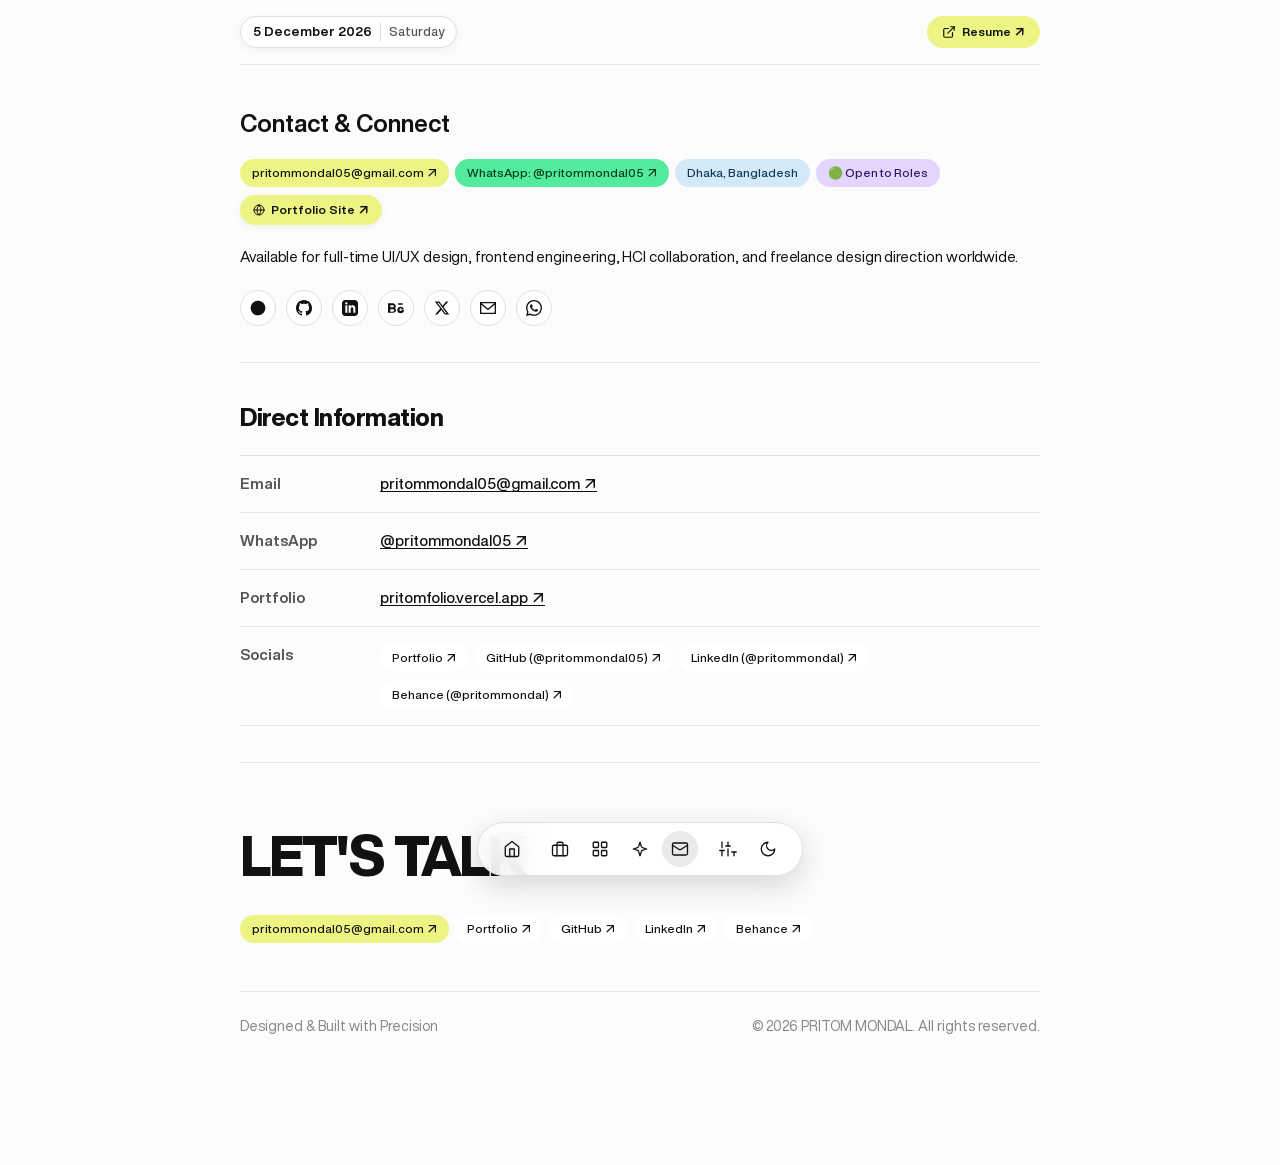
<file: contact.html>
<!DOCTYPE html>
<html lang="en">
<head>
  <meta charset="UTF-8">
  <meta name="viewport" content="width=device-width, initial-scale=1.0">
  <title>Contact — Pritom Mondal</title>
  <meta name="description" content="Get in touch with Pritom Mondal — UI/UX Designer, Web Developer, and HCI Researcher based in Dhaka, Bangladesh. Available for freelance & full-time roles.">
  <link rel="stylesheet" href="styles.css">
  <link rel="icon" href="pm navicon.png" type="image/png">
  <script src="https://cdnjs.cloudflare.com/ajax/libs/gsap/3.12.5/gsap.min.js"></script>
</head>
<body>

  <main class="container">
    
    <!-- Top Bar: Today's Real-time Date & Download Resume Button -->
    <header class="top-header-bar">
      <div class="top-left-group">
        <div class="date-badge">
          <span class="date-text">28 July 2026</span>
          <span class="date-day">Tuesday</span>
        </div>
      </div>
      <a href="https://drive.google.com/file/d/1ZfrBNfHJu0eXIbCAYcs7tsgkFVk-eYRf/view?usp=sharing" target="_blank" class="resume-download-btn" title="View Resume (Google Drive)">
        <svg viewBox="0 0 24 24" fill="none" stroke="currentColor" stroke-width="2" stroke-linecap="round" stroke-linejoin="round" style="width: 14px; height: 14px;"><path d="M18 13v6a2 2 0 0 1-2 2H5a2 2 0 0 1-2-2V8a2 2 0 0 1 2-2h6"/><polyline points="15 3 21 3 21 9"/><line x1="10" x2="21" y1="14" y2="3"/></svg>
        <span>Resume ↗</span>
      </a>
    </header>

    <!-- Page Header -->
    <section class="hero-section">
      <h1 class="hero-title">Contact & Connect</h1>
      <div class="pill-group">
        <a href="mailto:pritommondal05@gmail.com" class="pill pill-yellow">pritommondal05@gmail.com ↗</a>
        <a href="https://wa.me/pritommondal05" target="_blank" class="pill pill-green">WhatsApp: @pritommondal05 ↗</a>
        <span class="pill pill-blue">Dhaka, Bangladesh</span>
        <span class="pill pill-purple">🟢 Open to Roles</span>
        <a href="https://pritomfolio.vercel.app/" target="_blank" class="pill pill-portfolio" title="Visit Live Portfolio Site (pritomfolio.vercel.app)">
          <svg viewBox="0 0 24 24" fill="none" stroke="currentColor" stroke-width="2" stroke-linecap="round" stroke-linejoin="round" style="width: 12px; height: 12px;">
            <circle cx="12" cy="12" r="10"></circle>
            <line x1="2" y1="12" x2="22" y2="12"></line>
            <path d="M12 2a15.3 15.3 0 0 1 4 10 15.3 15.3 0 0 1-4 10 15.3 15.3 0 0 1-4-10 15.3 15.3 0 0 1 4-10z"></path>
          </svg>
          <span>Portfolio Site ↗</span>
        </a>
      </div>
      <p class="bio-text">
        Available for full-time UI/UX design, frontend engineering, HCI collaboration, and freelance design direction worldwide.
      </p>

      <!-- Social Links (Icons Only) -->
      <div class="social-icons-row">
        <a href="https://pritomfolio.vercel.app/" target="_blank" class="social-icon-btn" aria-label="Portfolio Site" title="Portfolio (pritomfolio.vercel.app)">
          <svg viewBox="0 0 24 24" fill="none" stroke="currentColor" stroke-width="2" stroke-linecap="round" stroke-linejoin="round">
            <circle cx="12" cy="12" r="10"></circle>
            <line x1="2" y1="12" x2="22" y2="12"></line>
            <path d="M12 2a15.3 15.3 0 0 1 4 10 15.3 15.3 0 0 1-4 10 15.3 15.3 0 0 1-4-10 15.3 15.3 0 0 1 4-10z"></path>
          </svg>
        </a>
        <a href="https://github.com/pritommondal05" target="_blank" class="social-icon-btn" aria-label="GitHub" title="GitHub (@pritommondal05)">
          <svg viewBox="0 0 24 24"><path d="M12 0C5.37 0 0 5.37 0 12c0 5.31 3.435 9.795 8.205 11.385.6.105.825-.255.825-.57 0-.285-.015-1.23-.015-2.235-3.015.555-3.795-.735-4.035-1.41-.135-.345-.72-1.41-1.23-1.695-.42-.225-1.02-.78-.015-.795.945-.015 1.62.87 1.845 1.23 1.08 1.815 2.805 1.305 3.495.99.105-.78.42-1.305.765-1.605-2.67-.3-5.46-1.335-5.46-5.925 0-1.305.465-2.385 1.23-3.225-.12-.3-.54-1.53.12-3.18 0 0 1.005-.315 3.3 1.23.96-.27 1.98-.405 3-.405s2.04.135 3 .405c2.295-1.56 3.3-1.23 3.3-1.23.66 1.65.24 2.88.12 3.18.765.84 1.23 1.905 1.23 3.225 0 4.605-2.805 5.625-5.475 5.925.435.375.81 1.095.81 2.22 0 1.605-.015 2.895-.015 3.3 0 .315.225.69.825.57A12.02 12.02 0 0024 12c0-6.63-5.37-12-12-12z"/></svg>
        </a>
        <a href="https://www.linkedin.com/in/pritommondal/" target="_blank" class="social-icon-btn" aria-label="LinkedIn" title="LinkedIn (@pritommondal)">
          <svg viewBox="0 0 24 24"><path d="M19 0h-14c-2.761 0-5 2.239-5 5v14c0 2.761 2.239 5 5 5h14c2.762 0 5-2.239 5-5v-14c0-2.761-2.238-5-5-5zm-11 19h-3v-11h3v11zm-1.5-12.268c-.966 0-1.75-.79-1.75-1.764s.784-1.764 1.75-1.764 1.75.79 1.75 1.764-.783 1.764-1.75 1.764zm13.5 12.268h-3v-5.604c0-3.368-4-3.113-4 0v5.604h-3v-11h3v1.765c1.396-2.586 7-2.777 7 2.476v6.759z"/></svg>
        </a>
        <a href="https://behance.net/pritommondal" target="_blank" class="social-icon-btn" aria-label="Behance" title="Behance (pritommondal)">
          <svg viewBox="0 0 24 24"><path d="M22 7h-7v-2h7v2zm1.726 10c-.442 1.297-2.029 3-4.726 3-3.101 0-5-2.102-5-5 0-2.82 1.869-5 4.869-5 2.926 0 4.67 1.867 4.908 4.385h-6.726c.071 1.096.791 1.932 2.051 1.932.96 0 1.547-.463 1.821-1.317h2.803zm-4.743-4.523c-.975 0-1.637.584-1.777 1.458h3.535c-.097-.864-.741-1.458-1.758-1.458zm-11.983-7.477h-7v14h7.5c2.404 0 4.5-1.109 4.5-3.5 0-1.544-.82-2.584-1.92-3.084 1.157-.591 1.67-1.603 1.67-2.791 0-2.316-2.083-4.625-4.75-4.625zm-3.5 3h3.5c1.042 0 1.75.642 1.75 1.5s-.708 1.5-1.75 1.5h-3.5v-3zm0 6h3.75c1.192 0 2 .75 2 1.75s-.808 1.75-2 1.75h-3.75v-3.5z"/></svg>
        </a>
        <a href="https://twitter.com/pritommondal" target="_blank" class="social-icon-btn" aria-label="Twitter / X" title="Twitter / X (@pritommondal)">
          <svg viewBox="0 0 24 24"><path d="M18.244 2.25h3.308l-7.227 8.26 8.502 11.24H16.17l-5.214-6.817L4.99 21.75H1.68l7.73-8.835L1.254 2.25H8.08l4.713 6.231zm-1.161 17.52h1.833L7.084 4.126H5.117z"/></svg>
        </a>
        <a href="mailto:pritommondal05@gmail.com" class="social-icon-btn" aria-label="Email" title="Email (pritommondal05@gmail.com)">
          <svg viewBox="0 0 24 24"><path d="M0 3v18h24v-18h-24zm21.518 2l-9.518 7.713-9.518-7.713h19.036zm-19.518 14v-11.817l10 8.104 10-8.104v11.817h-20z"/></svg>
        </a>
        <a href="https://wa.me/pritommondal05" target="_blank" class="social-icon-btn" aria-label="WhatsApp" title="WhatsApp (@pritommondal05)">
          <svg viewBox="0 0 24 24"><path fill="currentColor" d="M.057 24l1.687-6.163c-1.041-1.804-1.588-3.849-1.587-5.946.003-6.556 5.338-11.891 11.893-11.891 3.181.001 6.167 1.24 8.413 3.488 2.245 2.248 3.481 5.236 3.48 8.414-.003 6.557-5.338 11.892-11.893 11.892-1.99-.001-3.951-.5-5.688-1.448l-6.305 1.654zm6.597-3.807c1.676.995 3.276 1.591 5.392 1.592 5.448 0 9.886-4.434 9.889-9.885.002-5.462-4.415-9.89-9.881-9.892-5.452 0-9.887 4.434-9.889 9.884-.001 2.225.651 3.891 1.746 5.634l-.999 3.648 3.742-.981zm11.387-5.464c-.074-.124-.272-.198-.57-.347-.297-.149-1.758-.868-2.031-.967-.272-.099-.47-.149-.669.149-.198.297-.768.967-.941 1.165-.173.198-.347.223-.644.074-.297-.149-1.255-.462-2.39-1.475-.883-.788-1.48-1.761-1.653-2.059-.173-.297-.018-.458.13-.606.134-.133.297-.347.446-.521.151-.172.2-.296.3-.495.099-.198.05-.372-.025-.521-.075-.148-.669-1.611-.916-2.206-.242-.579-.487-.501-.669-.51l-.57-.01c-.198 0-.52.074-.792.372s-1.04 1.016-1.04 2.479 1.065 2.876 1.213 3.074c.149.198 2.095 3.2 5.076 4.487.709.306 1.263.489 1.694.626.712.226 1.36.194 1.872.118.571-.085 1.758-.719 2.006-1.413.248-.695.248-1.29.173-1.414z"/></svg>
        </a>
      </div>
    </section>

    <!-- Direct Contact Details -->
    <section class="section">
      <div class="section-header">
        <h2 class="section-title">Direct Information</h2>
      </div>

      <table class="brutalist-table">
        <tbody>
          <tr>
            <td class="table-label">Email</td>
            <td class="table-value">
              <a href="mailto:pritommondal05@gmail.com" class="project-url-link">pritommondal05@gmail.com ↗</a>
            </td>
          </tr>
          <tr>
            <td class="table-label">WhatsApp</td>
            <td class="table-value">
              <a href="https://wa.me/pritommondal05" target="_blank" class="project-url-link">@pritommondal05 ↗</a>
            </td>
          </tr>
          <tr>
            <td class="table-label">Portfolio</td>
            <td class="table-value">
              <a href="https://pritomfolio.vercel.app/" target="_blank" class="project-url-link">pritomfolio.vercel.app ↗</a>
            </td>
          </tr>
          <tr>
            <td class="table-label">Socials</td>
            <td class="table-value">
              <div class="pill-group" style="margin-bottom: 0;">
                <a href="https://pritomfolio.vercel.app/" target="_blank" class="pill pill-default">Portfolio ↗</a>
                <a href="https://github.com/pritommondal05" target="_blank" class="pill pill-default">GitHub (@pritommondal05) ↗</a>
                <a href="https://www.linkedin.com/in/pritommondal/" target="_blank" class="pill pill-default">LinkedIn (@pritommondal) ↗</a>
                <a href="https://behance.net/pritommondal" target="_blank" class="pill pill-default">Behance (@pritommondal) ↗</a>
              </div>
            </td>
          </tr>
        </tbody>
      </table>
    </section>

    <!-- Footer / Contact Section -->
    <footer class="footer" id="contact">
      <h2 class="footer-headline">LET'S TALK</h2>
      
      <div class="pill-group">
        <a href="mailto:pritommondal05@gmail.com" class="pill pill-yellow">pritommondal05@gmail.com ↗</a>
        <a href="https://pritomfolio.vercel.app/" target="_blank" class="pill pill-default">Portfolio ↗</a>
        <a href="https://github.com/pritommondal05" target="_blank" class="pill pill-default">GitHub ↗</a>
        <a href="https://www.linkedin.com/in/pritommondal/" target="_blank" class="pill pill-default">LinkedIn ↗</a>
        <a href="https://behance.net/pritommondal" target="_blank" class="pill pill-default">Behance ↗</a>
      </div>

      <div class="footer-bottom">
        <span>Designed & Built with Precision</span>
        <span>© 2026 PRITOM MONDAL. All rights reserved.</span>
      </div>
    </footer>

  </main>

  <!-- Floating Dock Pill Navigation Bar -->
  <header class="navbar-wrapper">
    <nav class="navbar">
      <!-- Home Icon -->
      <a href="index.html" class="nav-icon-link" aria-label="Home" title="Home">
        <svg viewBox="0 0 24 24" fill="none" stroke="currentColor" stroke-width="1.75" stroke-linecap="round" stroke-linejoin="round"><path d="m3 9 9-7 9 7v11a2 2 0 0 1-2 2H5a2 2 0 0 1-2-2z"/><polyline points="9 22 9 12 15 12 15 22"/></svg>
      </a>

      <!-- Icon-Only Nav Bar Links (Outline SVGs) -->
      <ul class="nav-links" id="nav-links" style="display: flex; gap: 4px;">
        <li>
          <a href="experience.html" class="nav-icon-link" aria-label="Experience" title="Experience">
            <svg viewBox="0 0 24 24" fill="none" stroke="currentColor" stroke-width="1.75" stroke-linecap="round" stroke-linejoin="round"><rect width="20" height="14" x="2" y="7" rx="2" ry="2"/><path d="M16 21V5a2 2 0 0 0-2-2h-4a2 2 0 0 0-2 2v16"/></svg>
          </a>
        </li>
        <li>
          <a href="projects.html" class="nav-icon-link" aria-label="Projects" title="Projects">
            <svg viewBox="0 0 24 24" fill="none" stroke="currentColor" stroke-width="1.75" stroke-linecap="round" stroke-linejoin="round"><rect width="7" height="7" x="3" y="3" rx="1"/><rect width="7" height="7" x="14" y="3" rx="1"/><rect width="7" height="7" x="14" y="14" rx="1"/><rect width="7" height="7" x="3" y="14" rx="1"/></svg>
          </a>
        </li>
        <li>
          <a href="services.html" class="nav-icon-link" aria-label="Services" title="Services">
            <svg viewBox="0 0 24 24" fill="none" stroke="currentColor" stroke-width="1.75" stroke-linecap="round" stroke-linejoin="round"><path d="m12 3-1.912 5.813a2 2 0 0 1-1.275 1.275L3 12l5.813 1.912a2 2 0 0 1 1.275 1.275L12 21l1.912-5.813a2 2 0 0 1 1.275-1.275L21 12l-5.813-1.912a2 2 0 0 1-1.275-1.275L12 3Z"/></svg>
          </a>
        </li>
        <li>
          <a href="contact.html" class="nav-icon-link active" aria-label="Contact" title="Contact">
            <svg viewBox="0 0 24 24" fill="none" stroke="currentColor" stroke-width="1.75" stroke-linecap="round" stroke-linejoin="round"><rect width="20" height="16" x="2" y="4" rx="2"/><path d="m22 7-8.97 5.7a1.94 1.94 0 0 1-2.06 0L2 7"/></svg>
          </a>
        </li>
      </ul>

      <div style="display: flex; align-items: center; gap: 4px;">
        <!-- Display & Accessibility Controls Icon Button -->
        <button class="nav-icon-btn" id="a11y-toggle-btn" aria-label="Display & Accessibility Controls" title="Display & Accessibility Controls">
          <svg viewBox="0 0 24 24" fill="none" stroke="currentColor" stroke-width="1.75" stroke-linecap="round" stroke-linejoin="round"><line x1="4" x2="4" y1="21" y2="14"/><line x1="4" x2="4" y1="10" y2="3"/><line x1="12" x2="12" y1="21" y2="12"/><line x1="12" x2="12" y1="8" y2="3"/><line x1="20" x2="20" y1="21" y2="16"/><line x1="1" x2="7" y1="14" y2="14"/><line x1="9" x2="15" y1="8" y2="8"/><line x1="17" x2="23" y1="16" y2="16"/></svg>
        </button>

        <!-- Dark/Light Theme Toggle Icon Button -->
        <button class="nav-icon-btn" id="theme-toggle" aria-label="Toggle Theme" title="Toggle Light / Dark Mode">
          <svg viewBox="0 0 24 24" fill="none" stroke="currentColor" stroke-width="1.75" stroke-linecap="round" stroke-linejoin="round"><path d="M12 3a6 6 0 0 0 9 9 9 9 0 1 1-9-9Z"/></svg>
        </button>
      </div>
    </nav>
  </header>

  <!-- Accessibility & Display Controls Popover Card -->
  <div class="a11y-popover" id="a11y-popover">
    <div class="a11y-header">
      <span>Display & Accessibility</span>
      <button class="a11y-close-btn" id="a11y-close">✕</button>
    </div>

    <!-- Font Size Options -->
    <div class="a11y-group">
      <label class="a11y-label">Text Size</label>
      <div class="a11y-btn-trio">
        <button class="a11y-btn active" data-size="default">Default</button>
        <button class="a11y-btn" data-size="large">Large</button>
        <button class="a11y-btn" data-size="xlarge">Extra Large</button>
      </div>
    </div>

    <!-- Underline Headings Toggle -->
    <div class="a11y-group a11y-row-toggle">
      <label class="a11y-label" for="underline-toggle">Underline Headings</label>
      <input type="checkbox" id="underline-toggle" class="a11y-checkbox">
    </div>

    <!-- High Contrast Toggle -->
    <div class="a11y-group a11y-row-toggle">
      <label class="a11y-label" for="highcontrast-toggle">High Contrast Mode</label>
      <input type="checkbox" id="highcontrast-toggle" class="a11y-checkbox">
    </div>
  </div>

  <!-- Scroll To Top Button -->
  <button class="scroll-top-btn" id="scroll-top-btn" aria-label="Scroll back to top">↑</button>

  <script src="app.js"></script>
</body>
</html>
</file>
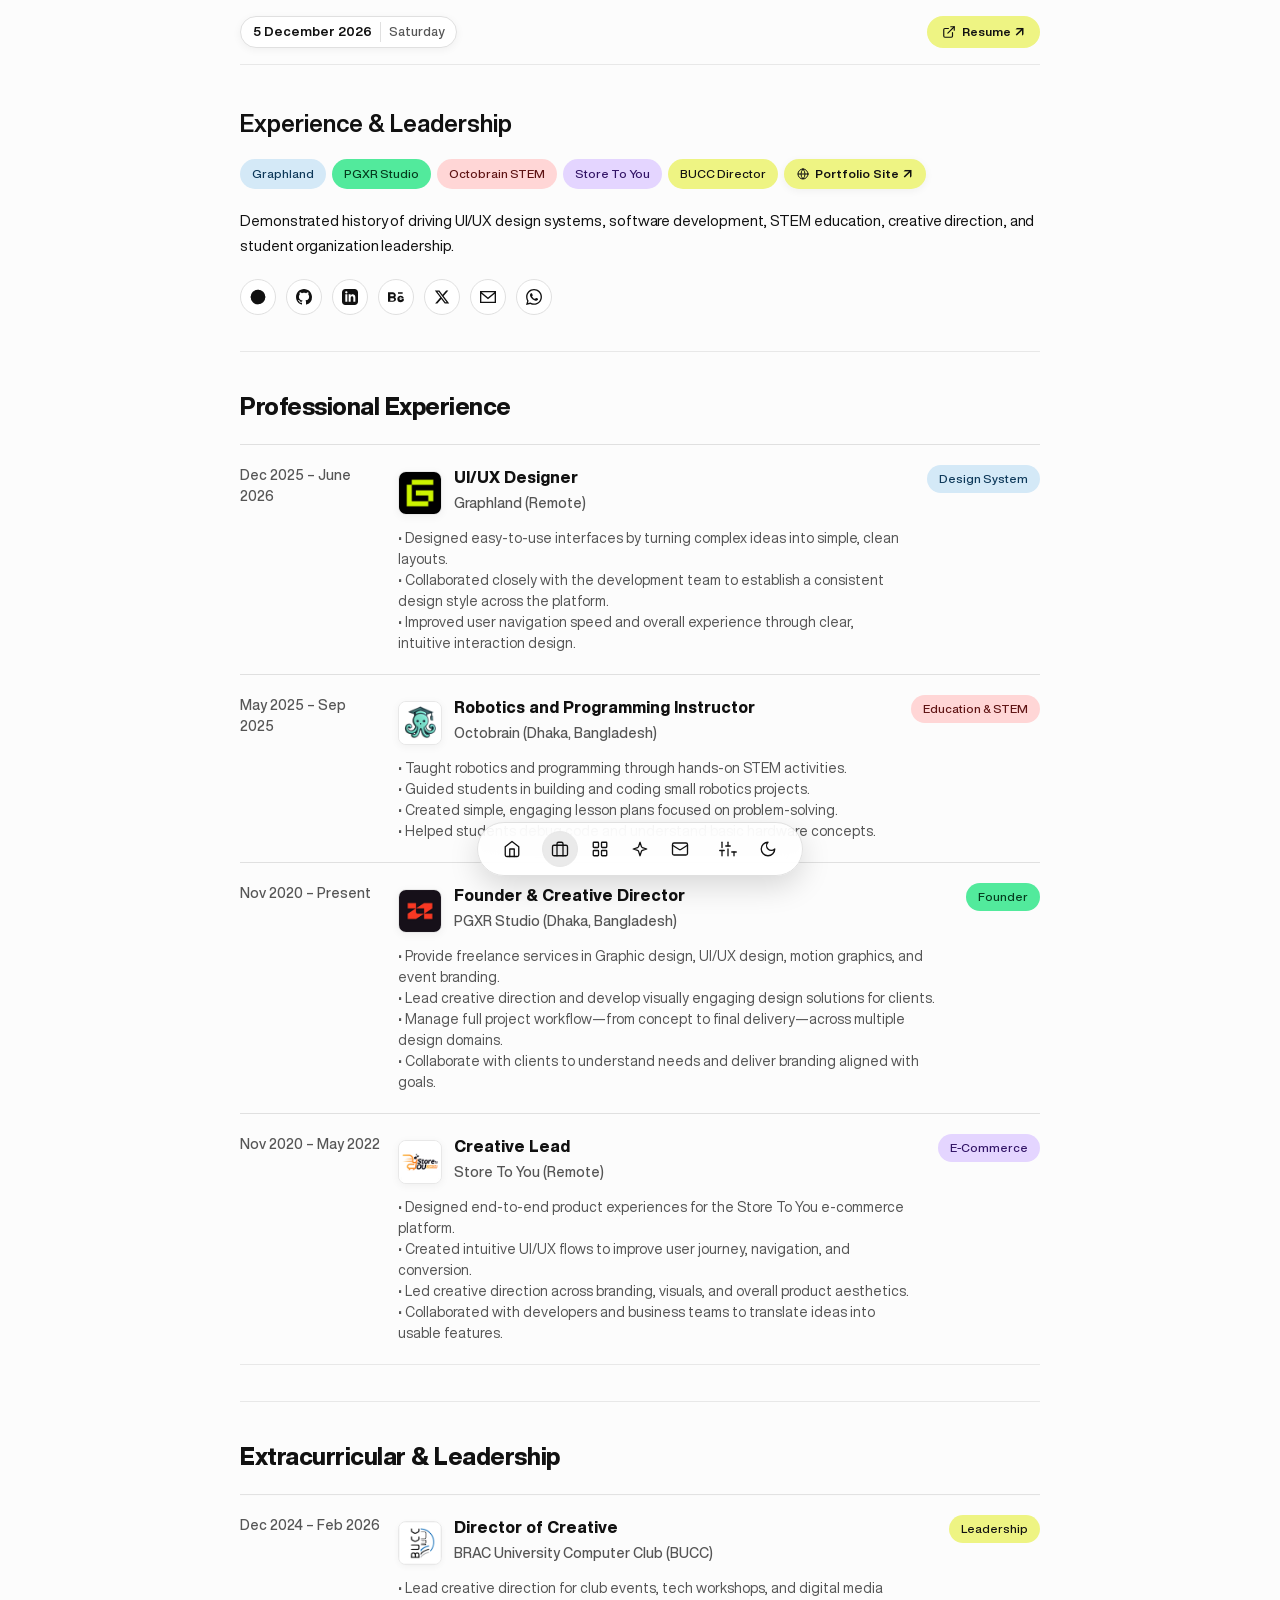
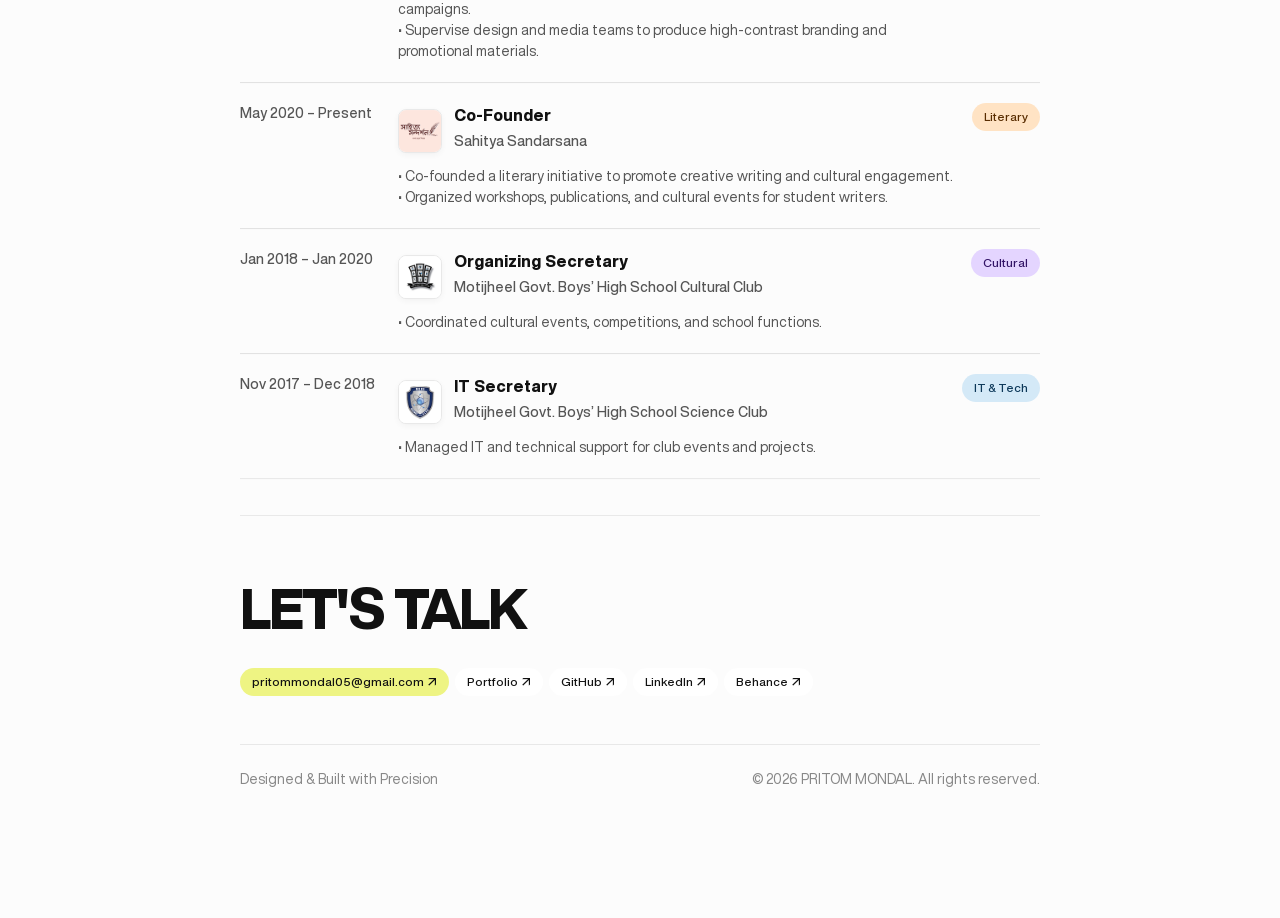
<file: experience.html>
<!DOCTYPE html>
<html lang="en">
<head>
  <meta charset="UTF-8">
  <meta name="viewport" content="width=device-width, initial-scale=1.0">
  <title>Experience & Leadership — Pritom Mondal</title>
  <meta name="description" content="Professional work history and leadership experience of Pritom Mondal — UI/UX Designer @ Graphland, Founder @ PGXR Studio, BUCC Creative Director.">
  <link rel="stylesheet" href="styles.css">
  <link rel="icon" href="pm navicon.png" type="image/png">
  <script src="https://cdnjs.cloudflare.com/ajax/libs/gsap/3.12.5/gsap.min.js"></script>
</head>
<body>

  <main class="container">
    
    <!-- Top Bar: Today's Real-time Date & Download Resume Button -->
    <header class="top-header-bar">
      <div class="top-left-group">
        <div class="date-badge">
          <span class="date-text">28 July 2026</span>
          <span class="date-day">Tuesday</span>
        </div>
      </div>
      <a href="https://drive.google.com/file/d/1ZfrBNfHJu0eXIbCAYcs7tsgkFVk-eYRf/view?usp=sharing" target="_blank" class="resume-download-btn" title="View Resume (Google Drive)">
        <svg viewBox="0 0 24 24" fill="none" stroke="currentColor" stroke-width="2" stroke-linecap="round" stroke-linejoin="round" style="width: 14px; height: 14px;"><path d="M18 13v6a2 2 0 0 1-2 2H5a2 2 0 0 1-2-2V8a2 2 0 0 1 2-2h6"/><polyline points="15 3 21 3 21 9"/><line x1="10" x2="21" y1="14" y2="3"/></svg>
        <span>Resume ↗</span>
      </a>
    </header>

    <!-- Page Header -->
    <section class="hero-section">
      <h1 class="hero-title">Experience & Leadership</h1>
      <div class="pill-group">
        <span class="pill pill-blue">Graphland</span>
        <span class="pill pill-green">PGXR Studio</span>
        <span class="pill pill-pink">Octobrain STEM</span>
        <span class="pill pill-purple">Store To You</span>
        <span class="pill pill-yellow">BUCC Director</span>
        <a href="https://pritomfolio.vercel.app/" target="_blank" class="pill pill-portfolio" title="Visit Live Portfolio Site (pritomfolio.vercel.app)">
          <svg viewBox="0 0 24 24" fill="none" stroke="currentColor" stroke-width="2" stroke-linecap="round" stroke-linejoin="round" style="width: 12px; height: 12px;">
            <circle cx="12" cy="12" r="10"></circle>
            <line x1="2" y1="12" x2="22" y2="12"></line>
            <path d="M12 2a15.3 15.3 0 0 1 4 10 15.3 15.3 0 0 1-4 10 15.3 15.3 0 0 1-4-10 15.3 15.3 0 0 1 4-10z"></path>
          </svg>
          <span>Portfolio Site ↗</span>
        </a>
      </div>
      <p class="bio-text">
        Demonstrated history of driving UI/UX design systems, software development, STEM education, creative direction, and student organization leadership.
      </p>

      <!-- Social Links (Icons Only) -->
      <div class="social-icons-row">
        <a href="https://pritomfolio.vercel.app/" target="_blank" class="social-icon-btn" aria-label="Portfolio Site" title="Portfolio (pritomfolio.vercel.app)">
          <svg viewBox="0 0 24 24" fill="none" stroke="currentColor" stroke-width="2" stroke-linecap="round" stroke-linejoin="round">
            <circle cx="12" cy="12" r="10"></circle>
            <line x1="2" y1="12" x2="22" y2="12"></line>
            <path d="M12 2a15.3 15.3 0 0 1 4 10 15.3 15.3 0 0 1-4 10 15.3 15.3 0 0 1-4-10 15.3 15.3 0 0 1 4-10z"></path>
          </svg>
        </a>
        <a href="https://github.com/pritommondal05" target="_blank" class="social-icon-btn" aria-label="GitHub" title="GitHub (@pritommondal05)">
          <svg viewBox="0 0 24 24"><path d="M12 0C5.37 0 0 5.37 0 12c0 5.31 3.435 9.795 8.205 11.385.6.105.825-.255.825-.57 0-.285-.015-1.23-.015-2.235-3.015.555-3.795-.735-4.035-1.41-.135-.345-.72-1.41-1.23-1.695-.42-.225-1.02-.78-.015-.795.945-.015 1.62.87 1.845 1.23 1.08 1.815 2.805 1.305 3.495.99.105-.78.42-1.305.765-1.605-2.67-.3-5.46-1.335-5.46-5.925 0-1.305.465-2.385 1.23-3.225-.12-.3-.54-1.53.12-3.18 0 0 1.005-.315 3.3 1.23.96-.27 1.98-.405 3-.405s2.04.135 3 .405c2.295-1.56 3.3-1.23 3.3-1.23.66 1.65.24 2.88.12 3.18.765.84 1.23 1.905 1.23 3.225 0 4.605-2.805 5.625-5.475 5.925.435.375.81 1.095.81 2.22 0 1.605-.015 2.895-.015 3.3 0 .315.225.69.825.57A12.02 12.02 0 0024 12c0-6.63-5.37-12-12-12z"/></svg>
        </a>
        <a href="https://www.linkedin.com/in/pritommondal/" target="_blank" class="social-icon-btn" aria-label="LinkedIn" title="LinkedIn (@pritommondal)">
          <svg viewBox="0 0 24 24"><path d="M19 0h-14c-2.761 0-5 2.239-5 5v14c0 2.761 2.239 5 5 5h14c2.762 0 5-2.239 5-5v-14c0-2.761-2.238-5-5-5zm-11 19h-3v-11h3v11zm-1.5-12.268c-.966 0-1.75-.79-1.75-1.764s.784-1.764 1.75-1.764 1.75.79 1.75 1.764-.783 1.764-1.75 1.764zm13.5 12.268h-3v-5.604c0-3.368-4-3.113-4 0v5.604h-3v-11h3v1.765c1.396-2.586 7-2.777 7 2.476v6.759z"/></svg>
        </a>
        <a href="https://behance.net/pritommondal" target="_blank" class="social-icon-btn" aria-label="Behance" title="Behance (pritommondal)">
          <svg viewBox="0 0 24 24"><path d="M22 7h-7v-2h7v2zm1.726 10c-.442 1.297-2.029 3-4.726 3-3.101 0-5-2.102-5-5 0-2.82 1.869-5 4.869-5 2.926 0 4.67 1.867 4.908 4.385h-6.726c.071 1.096.791 1.932 2.051 1.932.96 0 1.547-.463 1.821-1.317h2.803zm-4.743-4.523c-.975 0-1.637.584-1.777 1.458h3.535c-.097-.864-.741-1.458-1.758-1.458zm-11.983-7.477h-7v14h7.5c2.404 0 4.5-1.109 4.5-3.5 0-1.544-.82-2.584-1.92-3.084 1.157-.591 1.67-1.603 1.67-2.791 0-2.316-2.083-4.625-4.75-4.625zm-3.5 3h3.5c1.042 0 1.75.642 1.75 1.5s-.708 1.5-1.75 1.5h-3.5v-3zm0 6h3.75c1.192 0 2 .75 2 1.75s-.808 1.75-2 1.75h-3.75v-3.5z"/></svg>
        </a>
        <a href="https://twitter.com/pritommondal" target="_blank" class="social-icon-btn" aria-label="Twitter / X" title="Twitter / X (@pritommondal)">
          <svg viewBox="0 0 24 24"><path d="M18.244 2.25h3.308l-7.227 8.26 8.502 11.24H16.17l-5.214-6.817L4.99 21.75H1.68l7.73-8.835L1.254 2.25H8.08l4.713 6.231zm-1.161 17.52h1.833L7.084 4.126H5.117z"/></svg>
        </a>
        <a href="mailto:pritommondal05@gmail.com" class="social-icon-btn" aria-label="Email" title="Email (pritommondal05@gmail.com)">
          <svg viewBox="0 0 24 24"><path d="M0 3v18h24v-18h-24zm21.518 2l-9.518 7.713-9.518-7.713h19.036zm-19.518 14v-11.817l10 8.104 10-8.104v11.817h-20z"/></svg>
        </a>
        <a href="https://wa.me/pritommondal05" target="_blank" class="social-icon-btn" aria-label="WhatsApp" title="WhatsApp (@pritommondal05)">
          <svg viewBox="0 0 24 24"><path fill="currentColor" d="M.057 24l1.687-6.163c-1.041-1.804-1.588-3.849-1.587-5.946.003-6.556 5.338-11.891 11.893-11.891 3.181.001 6.167 1.24 8.413 3.488 2.245 2.248 3.481 5.236 3.48 8.414-.003 6.557-5.338 11.892-11.893 11.892-1.99-.001-3.951-.5-5.688-1.448l-6.305 1.654zm6.597-3.807c1.676.995 3.276 1.591 5.392 1.592 5.448 0 9.886-4.434 9.889-9.885.002-5.462-4.415-9.89-9.881-9.892-5.452 0-9.887 4.434-9.889 9.884-.001 2.225.651 3.891 1.746 5.634l-.999 3.648 3.742-.981zm11.387-5.464c-.074-.124-.272-.198-.57-.347-.297-.149-1.758-.868-2.031-.967-.272-.099-.47-.149-.669.149-.198.297-.768.967-.941 1.165-.173.198-.347.223-.644.074-.297-.149-1.255-.462-2.39-1.475-.883-.788-1.48-1.761-1.653-2.059-.173-.297-.018-.458.13-.606.134-.133.297-.347.446-.521.151-.172.2-.296.3-.495.099-.198.05-.372-.025-.521-.075-.148-.669-1.611-.916-2.206-.242-.579-.487-.501-.669-.51l-.57-.01c-.198 0-.52.074-.792.372s-1.04 1.016-1.04 2.479 1.065 2.876 1.213 3.074c.149.198 2.095 3.2 5.076 4.487.709.306 1.263.489 1.694.626.712.226 1.36.194 1.872.118.571-.085 1.758-.719 2.006-1.413.248-.695.248-1.29.173-1.414z"/></svg>
        </a>
      </div>
    </section>

    <!-- Experience Timeline Section -->
    <section class="section">
      <div class="section-header">
        <h2 class="section-title">Professional Experience</h2>
      </div>

      <div class="timeline-list">
        
        <div class="timeline-item">
          <div class="timeline-grid">
            <div class="timeline-year">Dec 2025 – June 2026</div>
            <div>
              <div class="institution-header-flex">
                <div class="institution-logo-box" title="Graphland Logo">
                  <img src="Logo/Graphland logo.png" alt="Graphland Logo" class="institution-logo-img">
                </div>
                <div>
                  <div class="timeline-role">UI/UX Designer</div>
                  <div class="timeline-org">Graphland (Remote)</div>
                </div>
              </div>
              <p class="timeline-desc">• Designed easy-to-use interfaces by turning complex ideas into simple, clean layouts.<br>• Collaborated closely with the development team to establish a consistent design style across the platform.<br>• Improved user navigation speed and overall experience through clear, intuitive interaction design.</p>
            </div>
            <div>
              <span class="pill pill-blue">Design System</span>
            </div>
          </div>
        </div>

        <div class="timeline-item">
          <div class="timeline-grid">
            <div class="timeline-year">May 2025 – Sep 2025</div>
            <div>
              <div class="institution-header-flex">
                <div class="institution-logo-box" title="Octobrain Logo">
                  <img src="Logo/octrobrain logo.png" alt="Octobrain Logo" class="institution-logo-img">
                </div>
                <div>
                  <div class="timeline-role">Robotics and Programming Instructor</div>
                  <div class="timeline-org">Octobrain (Dhaka, Bangladesh)</div>
                </div>
              </div>
              <p class="timeline-desc">• Taught robotics and programming through hands-on STEM activities.<br>• Guided students in building and coding small robotics projects.<br>• Created simple, engaging lesson plans focused on problem-solving.<br>• Helped students debug code and understand basic hardware concepts.</p>
            </div>
            <div>
              <span class="pill pill-pink">Education & STEM</span>
            </div>
          </div>
        </div>

        <div class="timeline-item">
          <div class="timeline-grid">
            <div class="timeline-year">Nov 2020 – Present</div>
            <div>
              <div class="institution-header-flex">
                <div class="institution-logo-box" title="PGXR Studio Logo">
                  <img src="Logo/PGXR logo.png" alt="PGXR Studio Logo" class="institution-logo-img">
                </div>
                <div>
                  <div class="timeline-role">Founder & Creative Director</div>
                  <div class="timeline-org">PGXR Studio (Dhaka, Bangladesh)</div>
                </div>
              </div>
              <p class="timeline-desc">• Provide freelance services in Graphic design, UI/UX design, motion graphics, and event branding.<br>• Lead creative direction and develop visually engaging design solutions for clients.<br>• Manage full project workflow—from concept to final delivery—across multiple design domains.<br>• Collaborate with clients to understand needs and deliver branding aligned with goals.</p>
            </div>
            <div>
              <span class="pill pill-green">Founder</span>
            </div>
          </div>
        </div>

        <div class="timeline-item">
          <div class="timeline-grid">
            <div class="timeline-year">Nov 2020 – May 2022</div>
            <div>
              <div class="institution-header-flex">
                <div class="institution-logo-box" title="Store To You Logo">
                  <img src="Logo/StoretoYou logo.png" alt="Store To You Logo" class="institution-logo-img">
                </div>
                <div>
                  <div class="timeline-role">Creative Lead</div>
                  <div class="timeline-org">Store To You (Remote)</div>
                </div>
              </div>
              <p class="timeline-desc">• Designed end-to-end product experiences for the Store To You e-commerce platform.<br>• Created intuitive UI/UX flows to improve user journey, navigation, and conversion.<br>• Led creative direction across branding, visuals, and overall product aesthetics.<br>• Collaborated with developers and business teams to translate ideas into usable features.</p>
            </div>
            <div>
              <span class="pill pill-purple">E-Commerce</span>
            </div>
          </div>
        </div>

      </div>
    </section>

    <!-- Extracurricular & Leadership Section -->
    <section class="section">
      <div class="section-header">
        <h2 class="section-title">Extracurricular & Leadership</h2>
      </div>

      <div class="timeline-list">

        <div class="timeline-item">
          <div class="timeline-grid">
            <div class="timeline-year">Dec 2024 – Feb 2026</div>
            <div>
              <div class="institution-header-flex">
                <div class="institution-logo-box" title="BRAC University Computer Club Logo">
                  <img src="Logo/BUCC logo.png" alt="BUCC Logo" class="institution-logo-img">
                </div>
                <div>
                  <div class="timeline-role">Director of Creative</div>
                  <div class="timeline-org">BRAC University Computer Club (BUCC)</div>
                </div>
              </div>
              <p class="timeline-desc">• Lead creative direction for club events, tech workshops, and digital media campaigns.<br>• Supervise design and media teams to produce high-contrast branding and promotional materials.</p>
            </div>
            <div>
              <span class="pill pill-yellow">Leadership</span>
            </div>
          </div>
        </div>

        <div class="timeline-item">
          <div class="timeline-grid">
            <div class="timeline-year">May 2020 – Present</div>
            <div>
              <div class="institution-header-flex">
                <div class="institution-logo-box" title="Sahitya Sandarsana Logo">
                  <img src="Logo/Sahitya Sandarshan logo.png" alt="Sahitya Sandarsana Logo" class="institution-logo-img">
                </div>
                <div>
                  <div class="timeline-role">Co-Founder</div>
                  <div class="timeline-org">Sahitya Sandarsana</div>
                </div>
              </div>
              <p class="timeline-desc">• Co-founded a literary initiative to promote creative writing and cultural engagement.<br>• Organized workshops, publications, and cultural events for student writers.</p>
            </div>
            <div>
              <span class="pill pill-orange">Literary</span>
            </div>
          </div>
        </div>

        <div class="timeline-item">
          <div class="timeline-grid">
            <div class="timeline-year">Jan 2018 – Jan 2020</div>
            <div>
              <div class="institution-header-flex">
                <div class="institution-logo-box" title="Motijheel Govt. Boys' High School Cultural Club Logo">
                  <img src="Logo/MGBHS Cultural Club logo.png" alt="Cultural Club Logo" class="institution-logo-img">
                </div>
                <div>
                  <div class="timeline-role">Organizing Secretary</div>
                  <div class="timeline-org">Motijheel Govt. Boys’ High School Cultural Club</div>
                </div>
              </div>
              <p class="timeline-desc">• Coordinated cultural events, competitions, and school functions.</p>
            </div>
            <div>
              <span class="pill pill-purple">Cultural</span>
            </div>
          </div>
        </div>

        <div class="timeline-item">
          <div class="timeline-grid">
            <div class="timeline-year">Nov 2017 – Dec 2018</div>
            <div>
              <div class="institution-header-flex">
                <div class="institution-logo-box" title="Motijheel Govt. Boys' High School Science Club Logo">
                  <img src="Logo/MGBHS Science Club logo.png" alt="Science Club Logo" class="institution-logo-img">
                </div>
                <div>
                  <div class="timeline-role">IT Secretary</div>
                  <div class="timeline-org">Motijheel Govt. Boys’ High School Science Club</div>
                </div>
              </div>
              <p class="timeline-desc">• Managed IT and technical support for club events and projects.</p>
            </div>
            <div>
              <span class="pill pill-blue">IT & Tech</span>
            </div>
          </div>
        </div>

      </div>
    </section>

    <!-- Footer / Contact Section -->
    <footer class="footer" id="contact">
      <h2 class="footer-headline">LET'S TALK</h2>
      
      <div class="pill-group">
        <a href="mailto:pritommondal05@gmail.com" class="pill pill-yellow">pritommondal05@gmail.com ↗</a>
        <a href="https://pritomfolio.vercel.app/" target="_blank" class="pill pill-default">Portfolio ↗</a>
        <a href="https://github.com/pritommondal05" target="_blank" class="pill pill-default">GitHub ↗</a>
        <a href="https://www.linkedin.com/in/pritommondal/" target="_blank" class="pill pill-default">LinkedIn ↗</a>
        <a href="https://behance.net/pritommondal" target="_blank" class="pill pill-default">Behance ↗</a>
      </div>

      <div class="footer-bottom">
        <span>Designed & Built with Precision</span>
        <span>© 2026 PRITOM MONDAL. All rights reserved.</span>
      </div>
    </footer>

  </main>

  <!-- Floating Dock Pill Navigation Bar -->
  <header class="navbar-wrapper">
    <nav class="navbar">
      <!-- Home Icon -->
      <a href="index.html" class="nav-icon-link" aria-label="Home" title="Home">
        <svg viewBox="0 0 24 24" fill="none" stroke="currentColor" stroke-width="1.75" stroke-linecap="round" stroke-linejoin="round"><path d="m3 9 9-7 9 7v11a2 2 0 0 1-2 2H5a2 2 0 0 1-2-2z"/><polyline points="9 22 9 12 15 12 15 22"/></svg>
      </a>

      <!-- Icon-Only Nav Bar Links (Outline SVGs) -->
      <ul class="nav-links" id="nav-links" style="display: flex; gap: 4px;">
        <li>
          <a href="experience.html" class="nav-icon-link active" aria-label="Experience" title="Experience">
            <svg viewBox="0 0 24 24" fill="none" stroke="currentColor" stroke-width="1.75" stroke-linecap="round" stroke-linejoin="round"><rect width="20" height="14" x="2" y="7" rx="2" ry="2"/><path d="M16 21V5a2 2 0 0 0-2-2h-4a2 2 0 0 0-2 2v16"/></svg>
          </a>
        </li>
        <li>
          <a href="projects.html" class="nav-icon-link" aria-label="Projects" title="Projects">
            <svg viewBox="0 0 24 24" fill="none" stroke="currentColor" stroke-width="1.75" stroke-linecap="round" stroke-linejoin="round"><rect width="7" height="7" x="3" y="3" rx="1"/><rect width="7" height="7" x="14" y="3" rx="1"/><rect width="7" height="7" x="14" y="14" rx="1"/><rect width="7" height="7" x="3" y="14" rx="1"/></svg>
          </a>
        </li>
        <li>
          <a href="services.html" class="nav-icon-link" aria-label="Services" title="Services">
            <svg viewBox="0 0 24 24" fill="none" stroke="currentColor" stroke-width="1.75" stroke-linecap="round" stroke-linejoin="round"><path d="m12 3-1.912 5.813a2 2 0 0 1-1.275 1.275L3 12l5.813 1.912a2 2 0 0 1 1.275 1.275L12 21l1.912-5.813a2 2 0 0 1 1.275-1.275L21 12l-5.813-1.912a2 2 0 0 1-1.275-1.275L12 3Z"/></svg>
          </a>
        </li>
        <li>
          <a href="contact.html" class="nav-icon-link" aria-label="Contact" title="Contact">
            <svg viewBox="0 0 24 24" fill="none" stroke="currentColor" stroke-width="1.75" stroke-linecap="round" stroke-linejoin="round"><rect width="20" height="16" x="2" y="4" rx="2"/><path d="m22 7-8.97 5.7a1.94 1.94 0 0 1-2.06 0L2 7"/></svg>
          </a>
        </li>
      </ul>

      <div style="display: flex; align-items: center; gap: 4px;">
        <!-- Display & Accessibility Controls Icon Button -->
        <button class="nav-icon-btn" id="a11y-toggle-btn" aria-label="Display & Accessibility Controls" title="Display & Accessibility Controls">
          <svg viewBox="0 0 24 24" fill="none" stroke="currentColor" stroke-width="1.75" stroke-linecap="round" stroke-linejoin="round"><line x1="4" x2="4" y1="21" y2="14"/><line x1="4" x2="4" y1="10" y2="3"/><line x1="12" x2="12" y1="21" y2="12"/><line x1="12" x2="12" y1="8" y2="3"/><line x1="20" x2="20" y1="21" y2="16"/><line x1="1" x2="7" y1="14" y2="14"/><line x1="9" x2="15" y1="8" y2="8"/><line x1="17" x2="23" y1="16" y2="16"/></svg>
        </button>

        <!-- Dark/Light Theme Toggle Icon Button -->
        <button class="nav-icon-btn" id="theme-toggle" aria-label="Toggle Theme" title="Toggle Light / Dark Mode">
          <svg viewBox="0 0 24 24" fill="none" stroke="currentColor" stroke-width="1.75" stroke-linecap="round" stroke-linejoin="round"><path d="M12 3a6 6 0 0 0 9 9 9 9 0 1 1-9-9Z"/></svg>
        </button>
      </div>
    </nav>
  </header>

  <!-- Accessibility & Display Controls Popover Card -->
  <div class="a11y-popover" id="a11y-popover">
    <div class="a11y-header">
      <span>Display & Accessibility</span>
      <button class="a11y-close-btn" id="a11y-close">✕</button>
    </div>

    <!-- Font Size Options -->
    <div class="a11y-group">
      <label class="a11y-label">Text Size</label>
      <div class="a11y-btn-trio">
        <button class="a11y-btn active" data-size="default">Default</button>
        <button class="a11y-btn" data-size="large">Large</button>
        <button class="a11y-btn" data-size="xlarge">Extra Large</button>
      </div>
    </div>

    <!-- Underline Headings Toggle -->
    <div class="a11y-group a11y-row-toggle">
      <label class="a11y-label" for="underline-toggle">Underline Headings</label>
      <input type="checkbox" id="underline-toggle" class="a11y-checkbox">
    </div>

    <!-- High Contrast Toggle -->
    <div class="a11y-group a11y-row-toggle">
      <label class="a11y-label" for="highcontrast-toggle">High Contrast Mode</label>
      <input type="checkbox" id="highcontrast-toggle" class="a11y-checkbox">
    </div>
  </div>

  <!-- Scroll To Top Button -->
  <button class="scroll-top-btn" id="scroll-top-btn" aria-label="Scroll back to top">↑</button>

  <script src="app.js"></script>
</body>
</html>
</file>
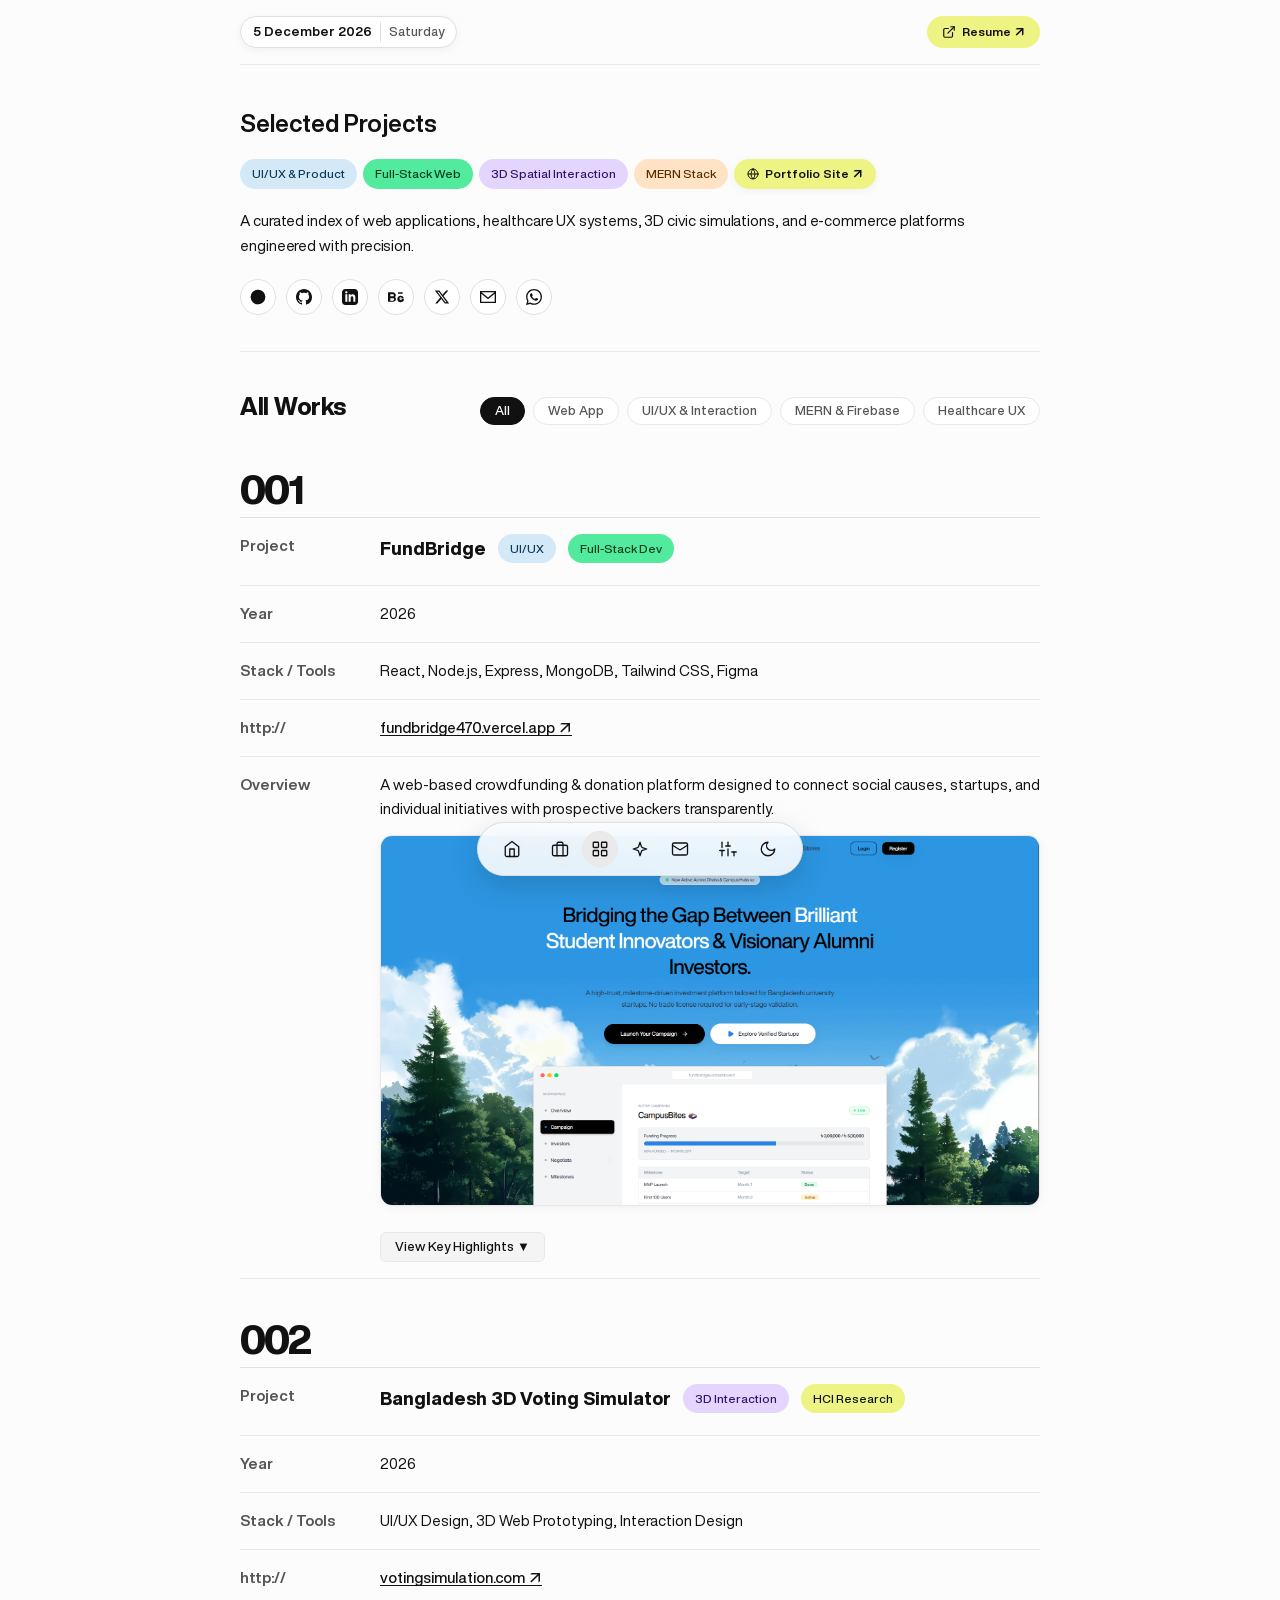
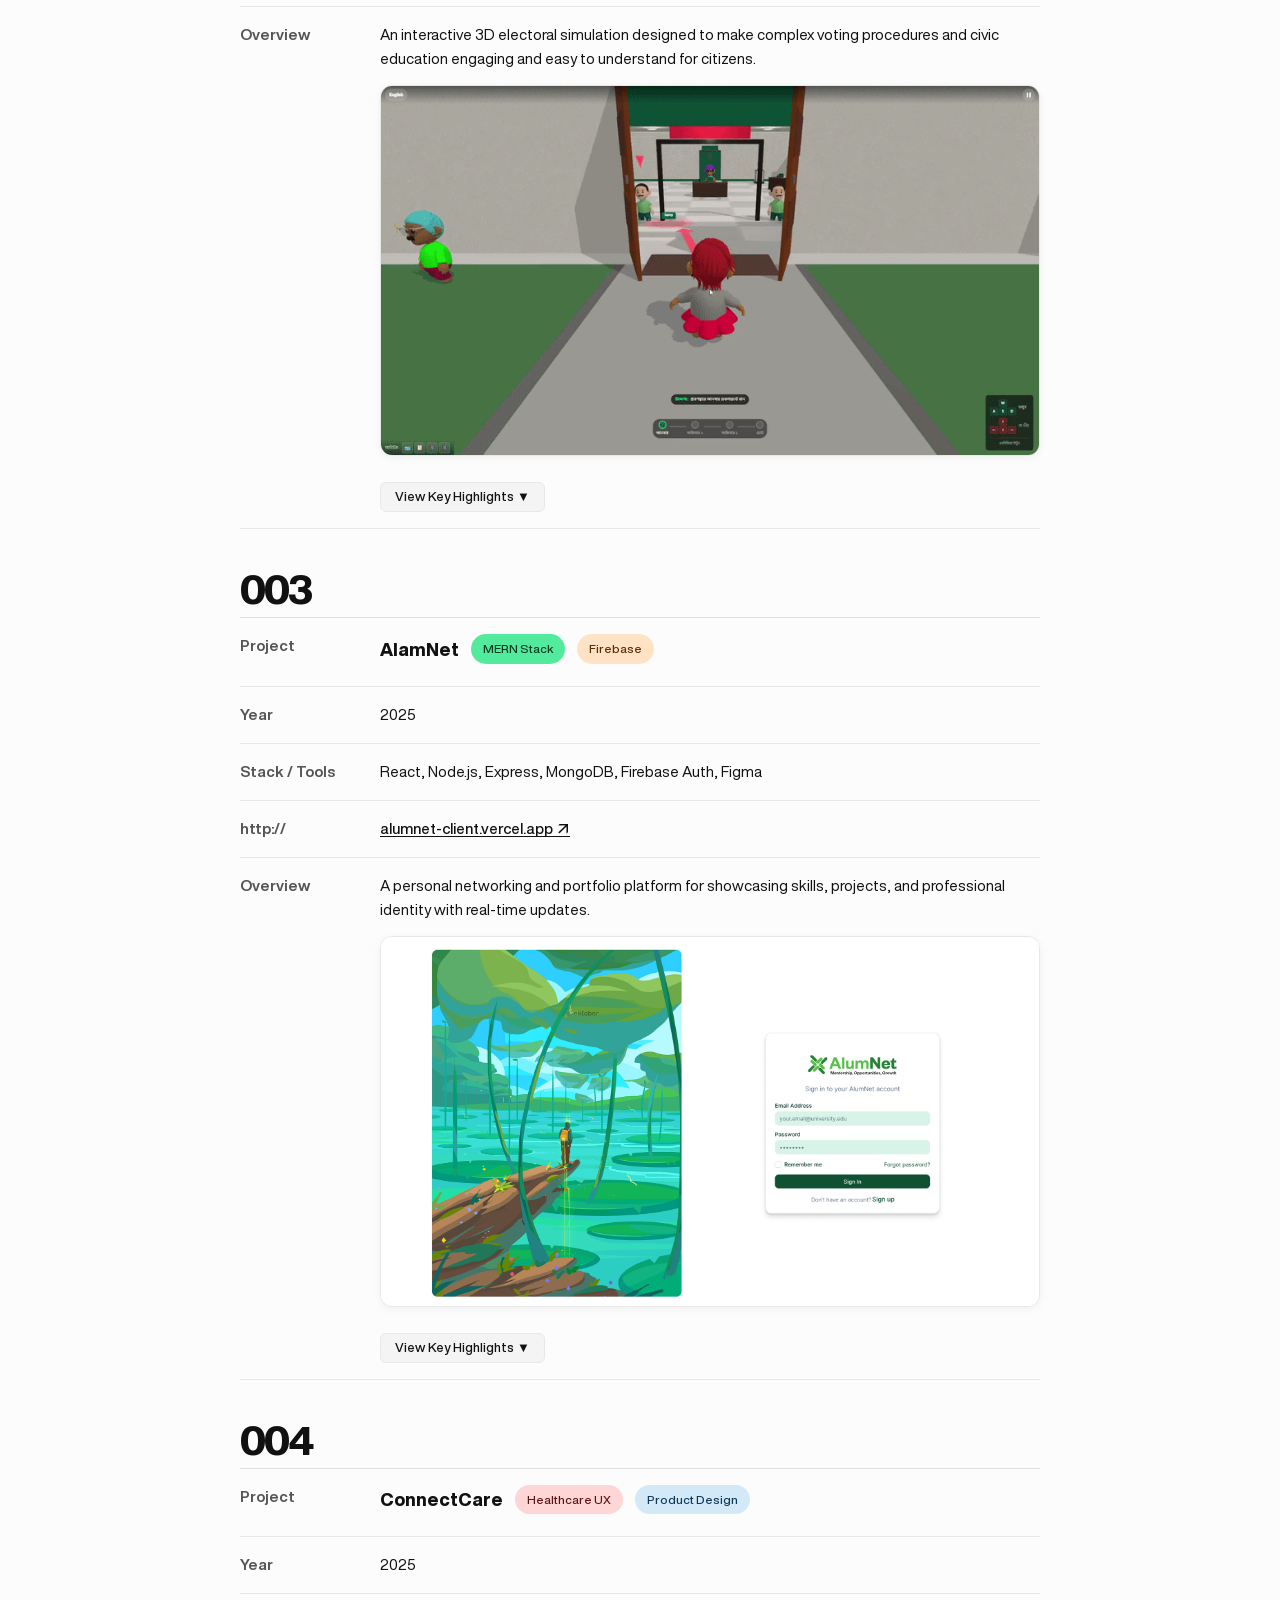
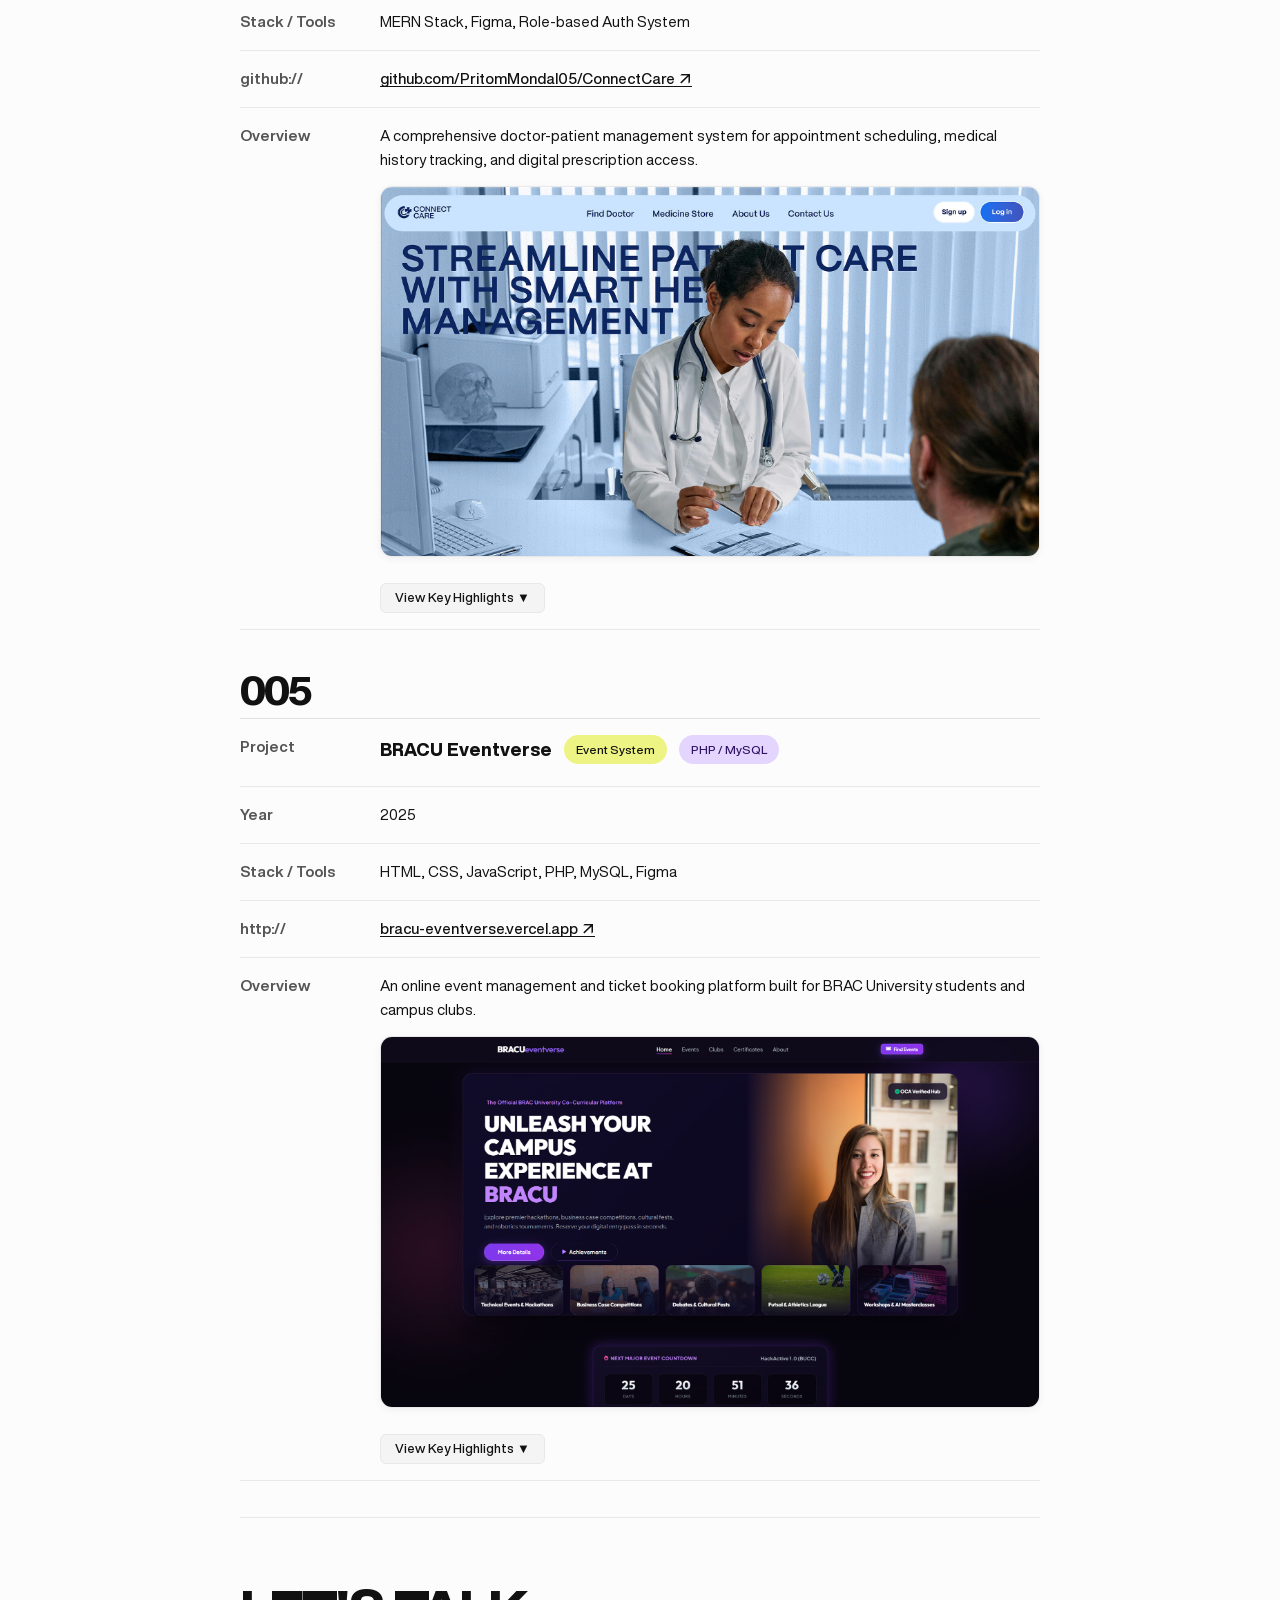
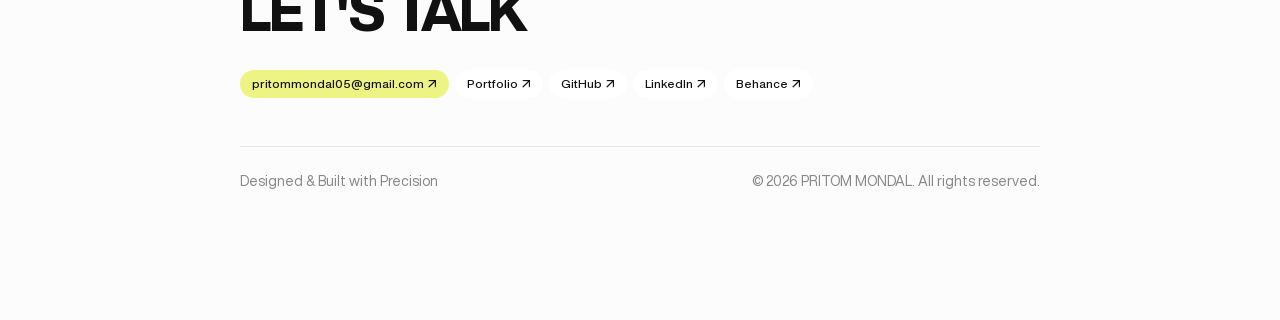
<file: projects.html>
<!DOCTYPE html>
<html lang="en">
<head>
  <meta charset="UTF-8">
  <meta name="viewport" content="width=device-width, initial-scale=1.0">
  <title>Projects — Pritom Mondal</title>
  <meta name="description" content="Selected projects and engineering portfolio of Pritom Mondal — FundBridge, Bangladesh 3D Voting Simulator, AlamNet, ConnectCare, BRACU Eventverse.">
  <link rel="stylesheet" href="styles.css">
  <link rel="icon" href="pm navicon.png" type="image/png">
  <script src="https://cdnjs.cloudflare.com/ajax/libs/gsap/3.12.5/gsap.min.js"></script>
</head>
<body>

  <main class="container">
    
    <!-- Top Bar: Today's Real-time Date & Download Resume Button -->
    <header class="top-header-bar">
      <div class="top-left-group">
        <div class="date-badge">
          <span class="date-text">28 July 2026</span>
          <span class="date-day">Tuesday</span>
        </div>
      </div>
      <a href="https://drive.google.com/file/d/1ZfrBNfHJu0eXIbCAYcs7tsgkFVk-eYRf/view?usp=sharing" target="_blank" class="resume-download-btn" title="View Resume (Google Drive)">
        <svg viewBox="0 0 24 24" fill="none" stroke="currentColor" stroke-width="2" stroke-linecap="round" stroke-linejoin="round" style="width: 14px; height: 14px;"><path d="M18 13v6a2 2 0 0 1-2 2H5a2 2 0 0 1-2-2V8a2 2 0 0 1 2-2h6"/><polyline points="15 3 21 3 21 9"/><line x1="10" x2="21" y1="14" y2="3"/></svg>
        <span>Resume ↗</span>
      </a>
    </header>

    <!-- Page Header -->
    <section class="hero-section">
      <h1 class="hero-title">Selected Projects</h1>
      <div class="pill-group">
        <span class="pill pill-blue">UI/UX & Product</span>
        <span class="pill pill-green">Full-Stack Web</span>
        <span class="pill pill-purple">3D Spatial Interaction</span>
        <span class="pill pill-orange">MERN Stack</span>
        <a href="https://pritomfolio.vercel.app/" target="_blank" class="pill pill-portfolio" title="Visit Live Portfolio Site (pritomfolio.vercel.app)">
          <svg viewBox="0 0 24 24" fill="none" stroke="currentColor" stroke-width="2" stroke-linecap="round" stroke-linejoin="round" style="width: 12px; height: 12px;">
            <circle cx="12" cy="12" r="10"></circle>
            <line x1="2" y1="12" x2="22" y2="12"></line>
            <path d="M12 2a15.3 15.3 0 0 1 4 10 15.3 15.3 0 0 1-4 10 15.3 15.3 0 0 1-4-10 15.3 15.3 0 0 1 4-10z"></path>
          </svg>
          <span>Portfolio Site ↗</span>
        </a>
      </div>
      <p class="bio-text">
        A curated index of web applications, healthcare UX systems, 3D civic simulations, and e-commerce platforms engineered with precision.
      </p>

      <!-- Social Links (Icons Only) -->
      <div class="social-icons-row">
        <a href="https://pritomfolio.vercel.app/" target="_blank" class="social-icon-btn" aria-label="Portfolio Site" title="Portfolio (pritomfolio.vercel.app)">
          <svg viewBox="0 0 24 24" fill="none" stroke="currentColor" stroke-width="2" stroke-linecap="round" stroke-linejoin="round">
            <circle cx="12" cy="12" r="10"></circle>
            <line x1="2" y1="12" x2="22" y2="12"></line>
            <path d="M12 2a15.3 15.3 0 0 1 4 10 15.3 15.3 0 0 1-4 10 15.3 15.3 0 0 1-4-10 15.3 15.3 0 0 1 4-10z"></path>
          </svg>
        </a>
        <a href="https://github.com/pritommondal05" target="_blank" class="social-icon-btn" aria-label="GitHub" title="GitHub (@pritommondal05)">
          <svg viewBox="0 0 24 24"><path d="M12 0C5.37 0 0 5.37 0 12c0 5.31 3.435 9.795 8.205 11.385.6.105.825-.255.825-.57 0-.285-.015-1.23-.015-2.235-3.015.555-3.795-.735-4.035-1.41-.135-.345-.72-1.41-1.23-1.695-.42-.225-1.02-.78-.015-.795.945-.015 1.62.87 1.845 1.23 1.08 1.815 2.805 1.305 3.495.99.105-.78.42-1.305.765-1.605-2.67-.3-5.46-1.335-5.46-5.925 0-1.305.465-2.385 1.23-3.225-.12-.3-.54-1.53.12-3.18 0 0 1.005-.315 3.3 1.23.96-.27 1.98-.405 3-.405s2.04.135 3 .405c2.295-1.56 3.3-1.23 3.3-1.23.66 1.65.24 2.88.12 3.18.765.84 1.23 1.905 1.23 3.225 0 4.605-2.805 5.625-5.475 5.925.435.375.81 1.095.81 2.22 0 1.605-.015 2.895-.015 3.3 0 .315.225.69.825.57A12.02 12.02 0 0024 12c0-6.63-5.37-12-12-12z"/></svg>
        </a>
        <a href="https://www.linkedin.com/in/pritommondal/" target="_blank" class="social-icon-btn" aria-label="LinkedIn" title="LinkedIn (@pritommondal)">
          <svg viewBox="0 0 24 24"><path d="M19 0h-14c-2.761 0-5 2.239-5 5v14c0 2.761 2.239 5 5 5h14c2.762 0 5-2.239 5-5v-14c0-2.761-2.238-5-5-5zm-11 19h-3v-11h3v11zm-1.5-12.268c-.966 0-1.75-.79-1.75-1.764s.784-1.764 1.75-1.764 1.75.79 1.75 1.764-.783 1.764-1.75 1.764zm13.5 12.268h-3v-5.604c0-3.368-4-3.113-4 0v5.604h-3v-11h3v1.765c1.396-2.586 7-2.777 7 2.476v6.759z"/></svg>
        </a>
        <a href="https://behance.net/pritommondal" target="_blank" class="social-icon-btn" aria-label="Behance" title="Behance (pritommondal)">
          <svg viewBox="0 0 24 24"><path d="M22 7h-7v-2h7v2zm1.726 10c-.442 1.297-2.029 3-4.726 3-3.101 0-5-2.102-5-5 0-2.82 1.869-5 4.869-5 2.926 0 4.67 1.867 4.908 4.385h-6.726c.071 1.096.791 1.932 2.051 1.932.96 0 1.547-.463 1.821-1.317h2.803zm-4.743-4.523c-.975 0-1.637.584-1.777 1.458h3.535c-.097-.864-.741-1.458-1.758-1.458zm-11.983-7.477h-7v14h7.5c2.404 0 4.5-1.109 4.5-3.5 0-1.544-.82-2.584-1.92-3.084 1.157-.591 1.67-1.603 1.67-2.791 0-2.316-2.083-4.625-4.75-4.625zm-3.5 3h3.5c1.042 0 1.75.642 1.75 1.5s-.708 1.5-1.75 1.5h-3.5v-3zm0 6h3.75c1.192 0 2 .75 2 1.75s-.808 1.75-2 1.75h-3.75v-3.5z"/></svg>
        </a>
        <a href="https://twitter.com/pritommondal" target="_blank" class="social-icon-btn" aria-label="Twitter / X" title="Twitter / X (@pritommondal)">
          <svg viewBox="0 0 24 24"><path d="M18.244 2.25h3.308l-7.227 8.26 8.502 11.24H16.17l-5.214-6.817L4.99 21.75H1.68l7.73-8.835L1.254 2.25H8.08l4.713 6.231zm-1.161 17.52h1.833L7.084 4.126H5.117z"/></svg>
        </a>
        <a href="mailto:pritommondal05@gmail.com" class="social-icon-btn" aria-label="Email" title="Email (pritommondal05@gmail.com)">
          <svg viewBox="0 0 24 24"><path d="M0 3v18h24v-18h-24zm21.518 2l-9.518 7.713-9.518-7.713h19.036zm-19.518 14v-11.817l10 8.104 10-8.104v11.817h-20z"/></svg>
        </a>
        <a href="https://wa.me/pritommondal05" target="_blank" class="social-icon-btn" aria-label="WhatsApp" title="WhatsApp (@pritommondal05)">
          <svg viewBox="0 0 24 24"><path fill="currentColor" d="M.057 24l1.687-6.163c-1.041-1.804-1.588-3.849-1.587-5.946.003-6.556 5.338-11.891 11.893-11.891 3.181.001 6.167 1.24 8.413 3.488 2.245 2.248 3.481 5.236 3.48 8.414-.003 6.557-5.338 11.892-11.893 11.892-1.99-.001-3.951-.5-5.688-1.448l-6.305 1.654zm6.597-3.807c1.676.995 3.276 1.591 5.392 1.592 5.448 0 9.886-4.434 9.889-9.885.002-5.462-4.415-9.89-9.881-9.892-5.452 0-9.887 4.434-9.889 9.884-.001 2.225.651 3.891 1.746 5.634l-.999 3.648 3.742-.981zm11.387-5.464c-.074-.124-.272-.198-.57-.347-.297-.149-1.758-.868-2.031-.967-.272-.099-.47-.149-.669.149-.198.297-.768.967-.941 1.165-.173.198-.347.223-.644.074-.297-.149-1.255-.462-2.39-1.475-.883-.788-1.48-1.761-1.653-2.059-.173-.297-.018-.458.13-.606.134-.133.297-.347.446-.521.151-.172.2-.296.3-.495.099-.198.05-.372-.025-.521-.075-.148-.669-1.611-.916-2.206-.242-.579-.487-.501-.669-.51l-.57-.01c-.198 0-.52.074-.792.372s-1.04 1.016-1.04 2.479 1.065 2.876 1.213 3.074c.149.198 2.095 3.2 5.076 4.487.709.306 1.263.489 1.694.626.712.226 1.36.194 1.872.118.571-.085 1.758-.719 2.006-1.413.248-.695.248-1.29.173-1.414z"/></svg>
        </a>
      </div>
    </section>

    <!-- Selected Projects Section -->
    <section class="section">
      <div class="section-header">
        <h2 class="section-title">All Works</h2>
        
        <!-- Category Filter Bar -->
        <div class="filter-bar">
          <button class="filter-btn active" data-filter="all">All</button>
          <button class="filter-btn" data-filter="web">Web App</button>
          <button class="filter-btn" data-filter="ux">UI/UX & Interaction</button>
          <button class="filter-btn" data-filter="mern">MERN & Firebase</button>
          <button class="filter-btn" data-filter="health">Healthcare UX</button>
        </div>
      </div>

      <div class="project-list">
        
        <!-- Project 001 -->
        <article class="project-item" data-category="web">
          <div class="project-number">001</div>
          <table class="brutalist-table">
            <tbody>
              <tr>
                <td class="table-label">Project</td>
                <td class="table-value">
                  <div class="project-header-row">
                    <span class="project-name">FundBridge</span>
                    <span class="pill pill-blue">UI/UX</span>
                    <span class="pill pill-green">Full-Stack Dev</span>
                  </div>
                </td>
              </tr>
              <tr>
                <td class="table-label">Year</td>
                <td class="table-value">2026</td>
              </tr>
              <tr>
                <td class="table-label">Stack / Tools</td>
                <td class="table-value">React, Node.js, Express, MongoDB, Tailwind CSS, Figma</td>
              </tr>
              <tr>
                <td class="table-label">http://</td>
                <td class="table-value">
                  <a href="https://fundbridge470.vercel.app/" target="_blank" class="project-url-link">fundbridge470.vercel.app ↗</a>
                </td>
              </tr>
              <tr>
                <td class="table-label">Overview</td>
                <td class="table-value">
                  A web-based crowdfunding & donation platform designed to connect social causes, startups, and individual initiatives with prospective backers transparently.
                  
                  <!-- Landing Page Screenshot Cover Frame -->
                  <a href="https://fundbridge470.vercel.app/" target="_blank" rel="noopener noreferrer" class="project-screenshot-frame" title="Open FundBridge Live Demo (fundbridge470.vercel.app)">
                    <img src="Project UI/Fundbridge landing image.webp" alt="FundBridge Landing Page UI Cover" class="project-screenshot-img" loading="lazy">
                  </a>

                  <button class="details-toggle-btn" data-target="drawer-001">View Key Highlights ▼</button>
                  <div class="project-drawer" id="drawer-001">
                    <div class="drawer-content">
                      <ul>
                        <li>Designed high-fidelity wireframes and user-centered UI/UX flows in Figma to simplify campaign creation pathways.</li>
                        <li>Built interactive dashboards and real-time campaign progress trackers for donors and campaign managers.</li>
                        <li>Ensured full responsive layout and WCAG AA accessibility compliance across mobile and desktop interfaces.</li>
                      </ul>
                    </div>
                  </div>
                </td>
              </tr>
            </tbody>
          </table>
        </article>

        <!-- Project 002 -->
        <article class="project-item" data-category="ux">
          <div class="project-number">002</div>
          <table class="brutalist-table">
            <tbody>
              <tr>
                <td class="table-label">Project</td>
                <td class="table-value">
                  <div class="project-header-row">
                    <span class="project-name">Bangladesh 3D Voting Simulator</span>
                    <span class="pill pill-purple">3D Interaction</span>
                    <span class="pill pill-yellow">HCI Research</span>
                  </div>
                </td>
              </tr>
              <tr>
                <td class="table-label">Year</td>
                <td class="table-value">2026</td>
              </tr>
              <tr>
                <td class="table-label">Stack / Tools</td>
                <td class="table-value">UI/UX Design, 3D Web Prototyping, Interaction Design</td>
              </tr>
              <tr>
                <td class="table-label">http://</td>
                <td class="table-value">
                  <a href="https://www.votingsimulation.com/" target="_blank" class="project-url-link">votingsimulation.com ↗</a>
                </td>
              </tr>
              <tr>
                <td class="table-label">Overview</td>
                <td class="table-value">
                  An interactive 3D electoral simulation designed to make complex voting procedures and civic education engaging and easy to understand for citizens.
                  
                  <!-- Landing Page Screenshot Cover Frame -->
                  <a href="https://www.votingsimulation.com/" target="_blank" rel="noopener noreferrer" class="project-screenshot-frame" title="Open 3D Electoral Voting Simulator (votingsimulation.com)">
                    <img src="Project UI/3D Voting Simulator gameplay .gif" alt="3D Electoral Voting Simulator Gameplay Cover" class="project-screenshot-img" loading="lazy">
                  </a>

                  <button class="details-toggle-btn" data-target="drawer-002">View Key Highlights ▼</button>
                  <div class="project-drawer" id="drawer-002">
                    <div class="drawer-content">
                      <ul>
                        <li>Simplified complex voting concepts into clear visual flows and intuitive 3D spatial interactions.</li>
                        <li>Prioritized user-friendly layouts and accessible design for first-time voters.</li>
                        <li>Selected as Top Finalist at the Gen Vote Festival Hackathon 2025.</li>
                      </ul>
                    </div>
                  </div>
                </td>
              </tr>
            </tbody>
          </table>
        </article>

        <!-- Project 003 -->
        <article class="project-item" data-category="mern">
          <div class="project-number">003</div>
          <table class="brutalist-table">
            <tbody>
              <tr>
                <td class="table-label">Project</td>
                <td class="table-value">
                  <div class="project-header-row">
                    <span class="project-name">AlamNet</span>
                    <span class="pill pill-green">MERN Stack</span>
                    <span class="pill pill-orange">Firebase</span>
                  </div>
                </td>
              </tr>
              <tr>
                <td class="table-label">Year</td>
                <td class="table-value">2025</td>
              </tr>
              <tr>
                <td class="table-label">Stack / Tools</td>
                <td class="table-value">React, Node.js, Express, MongoDB, Firebase Auth, Figma</td>
              </tr>
              <tr>
                <td class="table-label">http://</td>
                <td class="table-value">
                  <a href="https://alumnet-client.vercel.app/" target="_blank" class="project-url-link">alumnet-client.vercel.app ↗</a>
                </td>
              </tr>
              <tr>
                <td class="table-label">Overview</td>
                <td class="table-value">
                  A personal networking and portfolio platform for showcasing skills, projects, and professional identity with real-time updates.
                  
                  <!-- Landing Page Screenshot Cover Frame -->
                  <a href="https://alumnet-client.vercel.app/" target="_blank" rel="noopener noreferrer" class="project-screenshot-frame" title="Open AlamNet Live Site (alumnet-client.vercel.app)">
                    <img src="Project UI/Alumnet UI.webp" alt="AlamNet UI Cover" class="project-screenshot-img" loading="lazy">
                  </a>

                  <button class="details-toggle-btn" data-target="drawer-003">View Key Highlights ▼</button>
                  <div class="project-drawer" id="drawer-003">
                    <div class="drawer-content">
                      <ul>
                        <li>Developed a modular and responsive user interface for interactive project showcases.</li>
                        <li>Integrated Firebase real-time authentication and secure database syncing.</li>
                      </ul>
                    </div>
                  </div>
                </td>
              </tr>
            </tbody>
          </table>
        </article>

        <!-- Project 004 -->
        <article class="project-item" data-category="health">
          <div class="project-number">004</div>
          <table class="brutalist-table">
            <tbody>
              <tr>
                <td class="table-label">Project</td>
                <td class="table-value">
                  <div class="project-header-row">
                    <span class="project-name">ConnectCare</span>
                    <span class="pill pill-pink">Healthcare UX</span>
                    <span class="pill pill-blue">Product Design</span>
                  </div>
                </td>
              </tr>
              <tr>
                <td class="table-label">Year</td>
                <td class="table-value">2025</td>
              </tr>
              <tr>
                <td class="table-label">Stack / Tools</td>
                <td class="table-value">MERN Stack, Figma, Role-based Auth System</td>
              </tr>
              <tr>
                <td class="table-label">github://</td>
                <td class="table-value">
                  <a href="https://github.com/PritomMondal05/ConnectCare" target="_blank" class="project-url-link">github.com/PritomMondal05/ConnectCare ↗</a>
                </td>
              </tr>
              <tr>
                <td class="table-label">Overview</td>
                <td class="table-value">
                  A comprehensive doctor-patient management system for appointment scheduling, medical history tracking, and digital prescription access.
                  
                  <!-- Landing Page Screenshot Cover Frame -->
                  <a href="https://github.com/PritomMondal05/ConnectCare" target="_blank" rel="noopener noreferrer" class="project-screenshot-frame" title="View ConnectCare Repository (github.com/PritomMondal05/ConnectCare)">
                    <img src="Project UI/ConnectCare UI.webp" alt="ConnectCare Healthcare UI Cover" class="project-screenshot-img" loading="lazy">
                  </a>

                  <button class="details-toggle-btn" data-target="drawer-004">View Key Highlights ▼</button>
                  <div class="project-drawer" id="drawer-004">
                    <div class="drawer-content">
                      <ul>
                        <li>Designed intuitive UI/UX flows for medical history, prescriptions, and health reports.</li>
                        <li>Implemented role-based dashboard views for doctors, administrative staff, and patients.</li>
                      </ul>
                    </div>
                  </div>
                </td>
              </tr>
            </tbody>
          </table>
        </article>

        <!-- Project 005 -->
        <article class="project-item" data-category="web">
          <div class="project-number">005</div>
          <table class="brutalist-table">
            <tbody>
              <tr>
                <td class="table-label">Project</td>
                <td class="table-value">
                  <div class="project-header-row">
                    <span class="project-name">BRACU Eventverse</span>
                    <span class="pill pill-yellow">Event System</span>
                    <span class="pill pill-purple">PHP / MySQL</span>
                  </div>
                </td>
              </tr>
              <tr>
                <td class="table-label">Year</td>
                <td class="table-value">2025</td>
              </tr>
              <tr>
                <td class="table-label">Stack / Tools</td>
                <td class="table-value">HTML, CSS, JavaScript, PHP, MySQL, Figma</td>
              </tr>
              <tr>
                <td class="table-label">http://</td>
                <td class="table-value">
                  <a href="https://bracu-eventverse.vercel.app/" target="_blank" class="project-url-link">bracu-eventverse.vercel.app ↗</a>
                </td>
              </tr>
              <tr>
                <td class="table-label">Overview</td>
                <td class="table-value">
                  An online event management and ticket booking platform built for BRAC University students and campus clubs.
                  
                  <!-- Landing Page Screenshot Cover Frame -->
                  <a href="https://bracu-eventverse.vercel.app/" target="_blank" rel="noopener noreferrer" class="project-screenshot-frame" title="Open BRACU Eventverse Live Demo (bracu-eventverse.vercel.app)">
                    <img src="Project UI/EventVerse UI.webp" alt="BRACU Eventverse UI Cover" class="project-screenshot-img" loading="lazy">
                  </a>

                  <button class="details-toggle-btn" data-target="drawer-005">View Key Highlights ▼</button>
                  <div class="project-drawer" id="drawer-005">
                    <div class="drawer-content">
                      <ul>
                        <li>Created a clean dashboard to track upcoming campus events, budgets, and participant registrations.</li>
                        <li>Applied user-centered research to analyze student workflow patterns and streamline event access.</li>
                      </ul>
                    </div>
                  </div>
                </td>
              </tr>
            </tbody>
          </table>
        </article>

      </div>
    </section>

    <!-- Footer / Contact Section -->
    <footer class="footer" id="contact">
      <h2 class="footer-headline">LET'S TALK</h2>
      
      <div class="pill-group">
        <a href="mailto:pritommondal05@gmail.com" class="pill pill-yellow">pritommondal05@gmail.com ↗</a>
        <a href="https://pritomfolio.vercel.app/" target="_blank" class="pill pill-default">Portfolio ↗</a>
        <a href="https://github.com/pritommondal05" target="_blank" class="pill pill-default">GitHub ↗</a>
        <a href="https://www.linkedin.com/in/pritommondal/" target="_blank" class="pill pill-default">LinkedIn ↗</a>
        <a href="https://behance.net/pritommondal" target="_blank" class="pill pill-default">Behance ↗</a>
      </div>

      <div class="footer-bottom">
        <span>Designed & Built with Precision</span>
        <span>© 2026 PRITOM MONDAL. All rights reserved.</span>
      </div>
    </footer>

  </main>

  <!-- Floating Dock Pill Navigation Bar -->
  <header class="navbar-wrapper">
    <nav class="navbar">
      <!-- Home Icon -->
      <a href="index.html" class="nav-icon-link" aria-label="Home" title="Home">
        <svg viewBox="0 0 24 24" fill="none" stroke="currentColor" stroke-width="1.75" stroke-linecap="round" stroke-linejoin="round"><path d="m3 9 9-7 9 7v11a2 2 0 0 1-2 2H5a2 2 0 0 1-2-2z"/><polyline points="9 22 9 12 15 12 15 22"/></svg>
      </a>

      <!-- Icon-Only Nav Bar Links (Outline SVGs) -->
      <ul class="nav-links" id="nav-links" style="display: flex; gap: 4px;">
        <li>
          <a href="experience.html" class="nav-icon-link" aria-label="Experience" title="Experience">
            <svg viewBox="0 0 24 24" fill="none" stroke="currentColor" stroke-width="1.75" stroke-linecap="round" stroke-linejoin="round"><rect width="20" height="14" x="2" y="7" rx="2" ry="2"/><path d="M16 21V5a2 2 0 0 0-2-2h-4a2 2 0 0 0-2 2v16"/></svg>
          </a>
        </li>
        <li>
          <a href="projects.html" class="nav-icon-link active" aria-label="Projects" title="Projects">
            <svg viewBox="0 0 24 24" fill="none" stroke="currentColor" stroke-width="1.75" stroke-linecap="round" stroke-linejoin="round"><rect width="7" height="7" x="3" y="3" rx="1"/><rect width="7" height="7" x="14" y="3" rx="1"/><rect width="7" height="7" x="14" y="14" rx="1"/><rect width="7" height="7" x="3" y="14" rx="1"/></svg>
          </a>
        </li>
        <li>
          <a href="services.html" class="nav-icon-link" aria-label="Services" title="Services">
            <svg viewBox="0 0 24 24" fill="none" stroke="currentColor" stroke-width="1.75" stroke-linecap="round" stroke-linejoin="round"><path d="m12 3-1.912 5.813a2 2 0 0 1-1.275 1.275L3 12l5.813 1.912a2 2 0 0 1 1.275 1.275L12 21l1.912-5.813a2 2 0 0 1 1.275-1.275L21 12l-5.813-1.912a2 2 0 0 1-1.275-1.275L12 3Z"/></svg>
          </a>
        </li>
        <li>
          <a href="contact.html" class="nav-icon-link" aria-label="Contact" title="Contact">
            <svg viewBox="0 0 24 24" fill="none" stroke="currentColor" stroke-width="1.75" stroke-linecap="round" stroke-linejoin="round"><rect width="20" height="16" x="2" y="4" rx="2"/><path d="m22 7-8.97 5.7a1.94 1.94 0 0 1-2.06 0L2 7"/></svg>
          </a>
        </li>
      </ul>

      <div style="display: flex; align-items: center; gap: 4px;">
        <!-- Display & Accessibility Controls Icon Button -->
        <button class="nav-icon-btn" id="a11y-toggle-btn" aria-label="Display & Accessibility Controls" title="Display & Accessibility Controls">
          <svg viewBox="0 0 24 24" fill="none" stroke="currentColor" stroke-width="1.75" stroke-linecap="round" stroke-linejoin="round"><line x1="4" x2="4" y1="21" y2="14"/><line x1="4" x2="4" y1="10" y2="3"/><line x1="12" x2="12" y1="21" y2="12"/><line x1="12" x2="12" y1="8" y2="3"/><line x1="20" x2="20" y1="21" y2="16"/><line x1="1" x2="7" y1="14" y2="14"/><line x1="9" x2="15" y1="8" y2="8"/><line x1="17" x2="23" y1="16" y2="16"/></svg>
        </button>

        <!-- Dark/Light Theme Toggle Icon Button -->
        <button class="nav-icon-btn" id="theme-toggle" aria-label="Toggle Theme" title="Toggle Light / Dark Mode">
          <svg viewBox="0 0 24 24" fill="none" stroke="currentColor" stroke-width="1.75" stroke-linecap="round" stroke-linejoin="round"><path d="M12 3a6 6 0 0 0 9 9 9 9 0 1 1-9-9Z"/></svg>
        </button>
      </div>
    </nav>
  </header>

  <!-- Accessibility & Display Controls Popover Card -->
  <div class="a11y-popover" id="a11y-popover">
    <div class="a11y-header">
      <span>Display & Accessibility</span>
      <button class="a11y-close-btn" id="a11y-close">✕</button>
    </div>

    <!-- Font Size Options -->
    <div class="a11y-group">
      <label class="a11y-label">Text Size</label>
      <div class="a11y-btn-trio">
        <button class="a11y-btn active" data-size="default">Default</button>
        <button class="a11y-btn" data-size="large">Large</button>
        <button class="a11y-btn" data-size="xlarge">Extra Large</button>
      </div>
    </div>

    <!-- Underline Headings Toggle -->
    <div class="a11y-group a11y-row-toggle">
      <label class="a11y-label" for="underline-toggle">Underline Headings</label>
      <input type="checkbox" id="underline-toggle" class="a11y-checkbox">
    </div>

    <!-- High Contrast Toggle -->
    <div class="a11y-group a11y-row-toggle">
      <label class="a11y-label" for="highcontrast-toggle">High Contrast Mode</label>
      <input type="checkbox" id="highcontrast-toggle" class="a11y-checkbox">
    </div>
  </div>

  <!-- Scroll To Top Button -->
  <button class="scroll-top-btn" id="scroll-top-btn" aria-label="Scroll back to top">↑</button>

  <script src="app.js"></script>
</body>
</html>
</file>
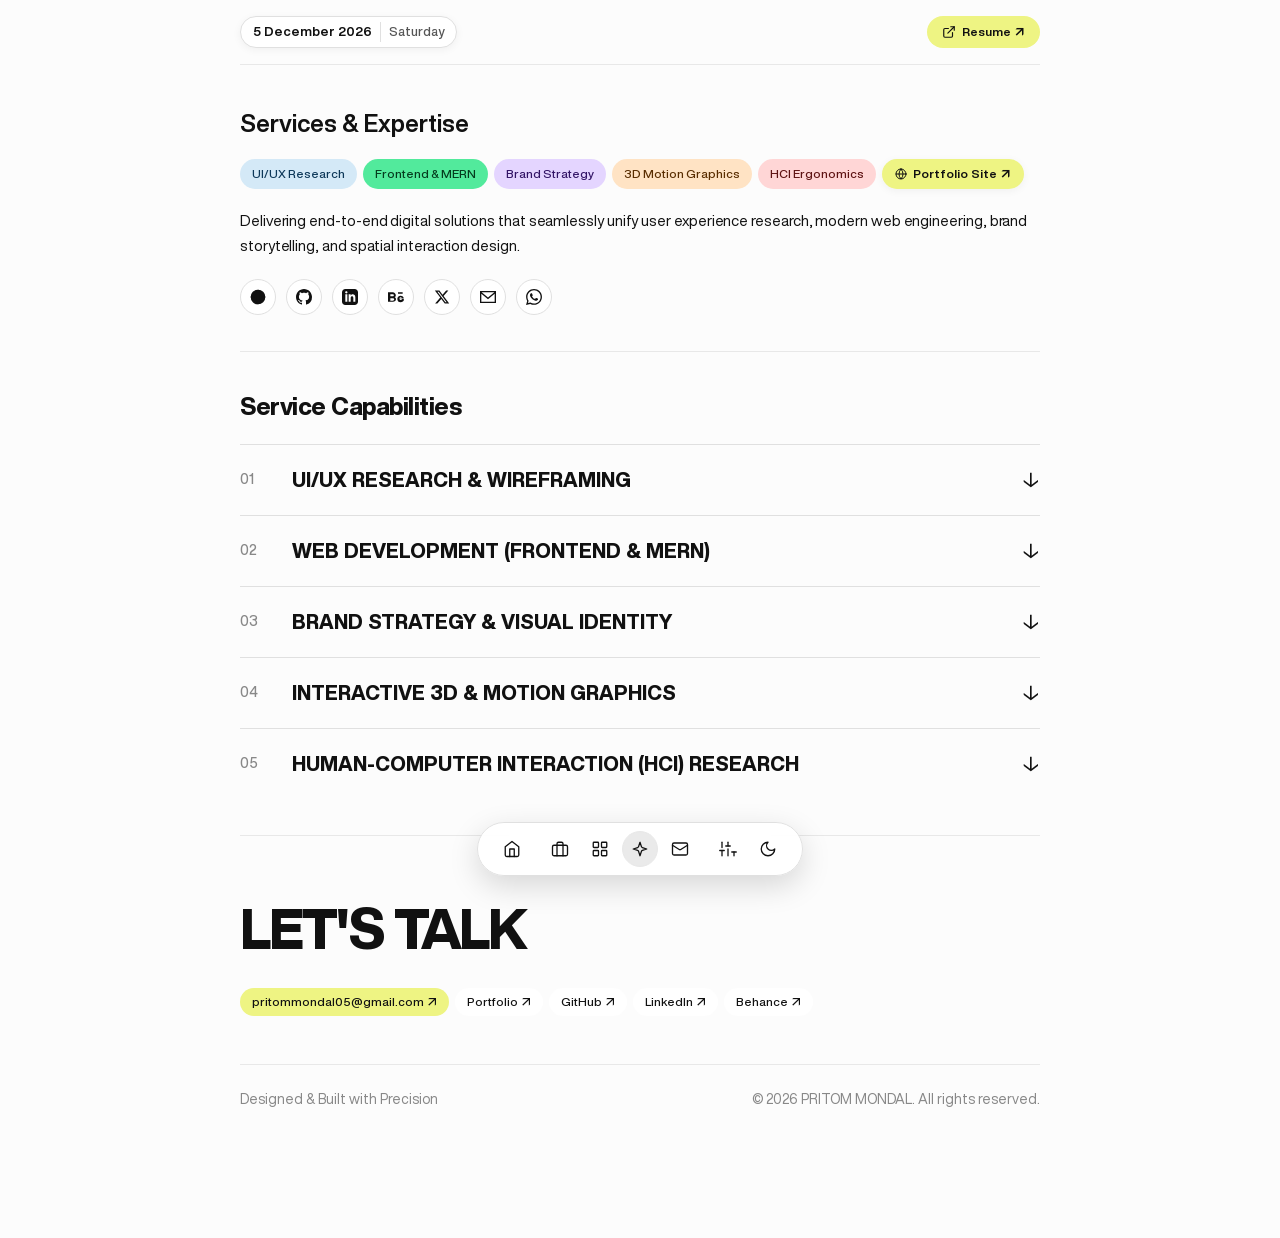
<file: services.html>
<!DOCTYPE html>
<html lang="en">
<head>
  <meta charset="UTF-8">
  <meta name="viewport" content="width=device-width, initial-scale=1.0">
  <title>Services — Pritom Mondal</title>
  <meta name="description" content="Capabilities and professional design/development services offered by Pritom Mondal — UI/UX Research, Web Development, Brand Strategy, 3D Motion Graphics, HCI.">
  <link rel="stylesheet" href="styles.css">
  <link rel="icon" href="pm navicon.png" type="image/png">
  <script src="https://cdnjs.cloudflare.com/ajax/libs/gsap/3.12.5/gsap.min.js"></script>
</head>
<body>

  <main class="container">
    
    <!-- Top Bar: Today's Real-time Date & Download Resume Button -->
    <header class="top-header-bar">
      <div class="top-left-group">
        <div class="date-badge">
          <span class="date-text">28 July 2026</span>
          <span class="date-day">Tuesday</span>
        </div>
      </div>
      <a href="https://drive.google.com/file/d/1ZfrBNfHJu0eXIbCAYcs7tsgkFVk-eYRf/view?usp=sharing" target="_blank" class="resume-download-btn" title="View Resume (Google Drive)">
        <svg viewBox="0 0 24 24" fill="none" stroke="currentColor" stroke-width="2" stroke-linecap="round" stroke-linejoin="round" style="width: 14px; height: 14px;"><path d="M18 13v6a2 2 0 0 1-2 2H5a2 2 0 0 1-2-2V8a2 2 0 0 1 2-2h6"/><polyline points="15 3 21 3 21 9"/><line x1="10" x2="21" y1="14" y2="3"/></svg>
        <span>Resume ↗</span>
      </a>
    </header>

    <!-- Page Header -->
    <section class="hero-section">
      <h1 class="hero-title">Services & Expertise</h1>
      <div class="pill-group">
        <span class="pill pill-blue">UI/UX Research</span>
        <span class="pill pill-green">Frontend & MERN</span>
        <span class="pill pill-purple">Brand Strategy</span>
        <span class="pill pill-orange">3D Motion Graphics</span>
        <span class="pill pill-pink">HCI Ergonomics</span>
        <a href="https://pritomfolio.vercel.app/" target="_blank" class="pill pill-portfolio" title="Visit Live Portfolio Site (pritomfolio.vercel.app)">
          <svg viewBox="0 0 24 24" fill="none" stroke="currentColor" stroke-width="2" stroke-linecap="round" stroke-linejoin="round" style="width: 12px; height: 12px;">
            <circle cx="12" cy="12" r="10"></circle>
            <line x1="2" y1="12" x2="22" y2="12"></line>
            <path d="M12 2a15.3 15.3 0 0 1 4 10 15.3 15.3 0 0 1-4 10 15.3 15.3 0 0 1-4-10 15.3 15.3 0 0 1 4-10z"></path>
          </svg>
          <span>Portfolio Site ↗</span>
        </a>
      </div>
      <p class="bio-text">
        Delivering end-to-end digital solutions that seamlessly unify user experience research, modern web engineering, brand storytelling, and spatial interaction design.
      </p>

      <!-- Social Links (Icons Only) -->
      <div class="social-icons-row">
        <a href="https://pritomfolio.vercel.app/" target="_blank" class="social-icon-btn" aria-label="Portfolio Site" title="Portfolio (pritomfolio.vercel.app)">
          <svg viewBox="0 0 24 24" fill="none" stroke="currentColor" stroke-width="2" stroke-linecap="round" stroke-linejoin="round">
            <circle cx="12" cy="12" r="10"></circle>
            <line x1="2" y1="12" x2="22" y2="12"></line>
            <path d="M12 2a15.3 15.3 0 0 1 4 10 15.3 15.3 0 0 1-4 10 15.3 15.3 0 0 1-4-10 15.3 15.3 0 0 1 4-10z"></path>
          </svg>
        </a>
        <a href="https://github.com/pritommondal05" target="_blank" class="social-icon-btn" aria-label="GitHub" title="GitHub (@pritommondal05)">
          <svg viewBox="0 0 24 24"><path d="M12 0C5.37 0 0 5.37 0 12c0 5.31 3.435 9.795 8.205 11.385.6.105.825-.255.825-.57 0-.285-.015-1.23-.015-2.235-3.015.555-3.795-.735-4.035-1.41-.135-.345-.72-1.41-1.23-1.695-.42-.225-1.02-.78-.015-.795.945-.015 1.62.87 1.845 1.23 1.08 1.815 2.805 1.305 3.495.99.105-.78.42-1.305.765-1.605-2.67-.3-5.46-1.335-5.46-5.925 0-1.305.465-2.385 1.23-3.225-.12-.3-.54-1.53.12-3.18 0 0 1.005-.315 3.3 1.23.96-.27 1.98-.405 3-.405s2.04.135 3 .405c2.295-1.56 3.3-1.23 3.3-1.23.66 1.65.24 2.88.12 3.18.765.84 1.23 1.905 1.23 3.225 0 4.605-2.805 5.625-5.475 5.925.435.375.81 1.095.81 2.22 0 1.605-.015 2.895-.015 3.3 0 .315.225.69.825.57A12.02 12.02 0 0024 12c0-6.63-5.37-12-12-12z"/></svg>
        </a>
        <a href="https://www.linkedin.com/in/pritommondal/" target="_blank" class="social-icon-btn" aria-label="LinkedIn" title="LinkedIn (@pritommondal)">
          <svg viewBox="0 0 24 24"><path d="M19 0h-14c-2.761 0-5 2.239-5 5v14c0 2.761 2.239 5 5 5h14c2.762 0 5-2.239 5-5v-14c0-2.761-2.238-5-5-5zm-11 19h-3v-11h3v11zm-1.5-12.268c-.966 0-1.75-.79-1.75-1.764s.784-1.764 1.75-1.764 1.75.79 1.75 1.764-.783 1.764-1.75 1.764zm13.5 12.268h-3v-5.604c0-3.368-4-3.113-4 0v5.604h-3v-11h3v1.765c1.396-2.586 7-2.777 7 2.476v6.759z"/></svg>
        </a>
        <a href="https://behance.net/pritommondal" target="_blank" class="social-icon-btn" aria-label="Behance" title="Behance (pritommondal)">
          <svg viewBox="0 0 24 24"><path d="M22 7h-7v-2h7v2zm1.726 10c-.442 1.297-2.029 3-4.726 3-3.101 0-5-2.102-5-5 0-2.82 1.869-5 4.869-5 2.926 0 4.67 1.867 4.908 4.385h-6.726c.071 1.096.791 1.932 2.051 1.932.96 0 1.547-.463 1.821-1.317h2.803zm-4.743-4.523c-.975 0-1.637.584-1.777 1.458h3.535c-.097-.864-.741-1.458-1.758-1.458zm-11.983-7.477h-7v14h7.5c2.404 0 4.5-1.109 4.5-3.5 0-1.544-.82-2.584-1.92-3.084 1.157-.591 1.67-1.603 1.67-2.791 0-2.316-2.083-4.625-4.75-4.625zm-3.5 3h3.5c1.042 0 1.75.642 1.75 1.5s-.708 1.5-1.75 1.5h-3.5v-3zm0 6h3.75c1.192 0 2 .75 2 1.75s-.808 1.75-2 1.75h-3.75v-3.5z"/></svg>
        </a>
        <a href="https://twitter.com/pritommondal" target="_blank" class="social-icon-btn" aria-label="Twitter / X" title="Twitter / X (@pritommondal)">
          <svg viewBox="0 0 24 24"><path d="M18.244 2.25h3.308l-7.227 8.26 8.502 11.24H16.17l-5.214-6.817L4.99 21.75H1.68l7.73-8.835L1.254 2.25H8.08l4.713 6.231zm-1.161 17.52h1.833L7.084 4.126H5.117z"/></svg>
        </a>
        <a href="mailto:pritommondal05@gmail.com" class="social-icon-btn" aria-label="Email" title="Email (pritommondal05@gmail.com)">
          <svg viewBox="0 0 24 24"><path d="M0 3v18h24v-18h-24zm21.518 2l-9.518 7.713-9.518-7.713h19.036zm-19.518 14v-11.817l10 8.104 10-8.104v11.817h-20z"/></svg>
        </a>
        <a href="https://wa.me/pritommondal05" target="_blank" class="social-icon-btn" aria-label="WhatsApp" title="WhatsApp (@pritommondal05)">
          <svg viewBox="0 0 24 24"><path fill="currentColor" d="M.057 24l1.687-6.163c-1.041-1.804-1.588-3.849-1.587-5.946.003-6.556 5.338-11.891 11.893-11.891 3.181.001 6.167 1.24 8.413 3.488 2.245 2.248 3.481 5.236 3.48 8.414-.003 6.557-5.338 11.892-11.893 11.892-1.99-.001-3.951-.5-5.688-1.448l-6.305 1.654zm6.597-3.807c1.676.995 3.276 1.591 5.392 1.592 5.448 0 9.886-4.434 9.889-9.885.002-5.462-4.415-9.89-9.881-9.892-5.452 0-9.887 4.434-9.889 9.884-.001 2.225.651 3.891 1.746 5.634l-.999 3.648 3.742-.981zm11.387-5.464c-.074-.124-.272-.198-.57-.347-.297-.149-1.758-.868-2.031-.967-.272-.099-.47-.149-.669.149-.198.297-.768.967-.941 1.165-.173.198-.347.223-.644.074-.297-.149-1.255-.462-2.39-1.475-.883-.788-1.48-1.761-1.653-2.059-.173-.297-.018-.458.13-.606.134-.133.297-.347.446-.521.151-.172.2-.296.3-.495.099-.198.05-.372-.025-.521-.075-.148-.669-1.611-.916-2.206-.242-.579-.487-.501-.669-.51l-.57-.01c-.198 0-.52.074-.792.372s-1.04 1.016-1.04 2.479 1.065 2.876 1.213 3.074c.149.198 2.095 3.2 5.076 4.487.709.306 1.263.489 1.694.626.712.226 1.36.194 1.872.118.571-.085 1.758-.719 2.006-1.413.248-.695.248-1.29.173-1.414z"/></svg>
        </a>
      </div>
    </section>

    <!-- Services Accordion List -->
    <section class="section">
      <div class="section-header">
        <h2 class="section-title">Service Capabilities</h2>
      </div>

      <div class="services-list">
        
        <div class="service-item">
          <div class="service-left">
            <span class="service-num">01</span>
            <span class="service-name">UI/UX RESEARCH & WIREFRAMING</span>
          </div>
          <span class="service-arrow">↓</span>
        </div>
        <div class="service-detail">
          Conducting thorough user interviews, usability testing, persona mapping, customer journey tracking, and high-fidelity wireframing in Figma to transform complex ideas into intuitive, effortless visual interfaces.
        </div>

        <div class="service-item">
          <div class="service-left">
            <span class="service-num">02</span>
            <span class="service-name">WEB DEVELOPMENT (FRONTEND & MERN)</span>
          </div>
          <span class="service-arrow">↓</span>
        </div>
        <div class="service-detail">
          Building high-performance, responsive, and accessible web applications using modern stacks like React, Node.js, Express, MongoDB, Tailwind CSS, Firebase, and vanilla HTML5/CSS3.
        </div>

        <div class="service-item">
          <div class="service-left">
            <span class="service-num">03</span>
            <span class="service-name">BRAND STRATEGY & VISUAL IDENTITY</span>
          </div>
          <span class="service-arrow">↓</span>
        </div>
        <div class="service-detail">
          Crafting memorable logo designs, color systems, typography frameworks, event branding, and comprehensive brand guidelines for tech startups, conferences, and creative initiatives.
        </div>

        <div class="service-item">
          <div class="service-left">
            <span class="service-num">04</span>
            <span class="service-name">INTERACTIVE 3D & MOTION GRAPHICS</span>
          </div>
          <span class="service-arrow">↓</span>
        </div>
        <div class="service-detail">
          Creating dynamic motion graphics, promotional video edits, and interactive 3D web experiences using After Effects, Blender, Premiere Pro, and modern web graphic tools.
        </div>

        <div class="service-item">
          <div class="service-left">
            <span class="service-num">05</span>
            <span class="service-name">HUMAN-COMPUTER INTERACTION (HCI) RESEARCH</span>
          </div>
          <span class="service-arrow">↓</span>
        </div>
        <div class="service-detail">
          Conducting user-centered HCI research, usability studies, and cognitive evaluation for digital interfaces and interactive systems.
        </div>

      </div>
    </section>

    <!-- Footer / Contact Section -->
    <footer class="footer" id="contact">
      <h2 class="footer-headline">LET'S TALK</h2>
      
      <div class="pill-group">
        <a href="mailto:pritommondal05@gmail.com" class="pill pill-yellow">pritommondal05@gmail.com ↗</a>
        <a href="https://pritomfolio.vercel.app/" target="_blank" class="pill pill-default">Portfolio ↗</a>
        <a href="https://github.com/pritommondal05" target="_blank" class="pill pill-default">GitHub ↗</a>
        <a href="https://www.linkedin.com/in/pritommondal/" target="_blank" class="pill pill-default">LinkedIn ↗</a>
        <a href="https://behance.net/pritommondal" target="_blank" class="pill pill-default">Behance ↗</a>
      </div>

      <div class="footer-bottom">
        <span>Designed & Built with Precision</span>
        <span>© 2026 PRITOM MONDAL. All rights reserved.</span>
      </div>
    </footer>

  </main>

  <!-- Floating Dock Pill Navigation Bar -->
  <header class="navbar-wrapper">
    <nav class="navbar">
      <!-- Home Icon -->
      <a href="index.html" class="nav-icon-link" aria-label="Home" title="Home">
        <svg viewBox="0 0 24 24" fill="none" stroke="currentColor" stroke-width="1.75" stroke-linecap="round" stroke-linejoin="round"><path d="m3 9 9-7 9 7v11a2 2 0 0 1-2 2H5a2 2 0 0 1-2-2z"/><polyline points="9 22 9 12 15 12 15 22"/></svg>
      </a>

      <!-- Icon-Only Nav Bar Links (Outline SVGs) -->
      <ul class="nav-links" id="nav-links" style="display: flex; gap: 4px;">
        <li>
          <a href="experience.html" class="nav-icon-link" aria-label="Experience" title="Experience">
            <svg viewBox="0 0 24 24" fill="none" stroke="currentColor" stroke-width="1.75" stroke-linecap="round" stroke-linejoin="round"><rect width="20" height="14" x="2" y="7" rx="2" ry="2"/><path d="M16 21V5a2 2 0 0 0-2-2h-4a2 2 0 0 0-2 2v16"/></svg>
          </a>
        </li>
        <li>
          <a href="projects.html" class="nav-icon-link" aria-label="Projects" title="Projects">
            <svg viewBox="0 0 24 24" fill="none" stroke="currentColor" stroke-width="1.75" stroke-linecap="round" stroke-linejoin="round"><rect width="7" height="7" x="3" y="3" rx="1"/><rect width="7" height="7" x="14" y="3" rx="1"/><rect width="7" height="7" x="14" y="14" rx="1"/><rect width="7" height="7" x="3" y="14" rx="1"/></svg>
          </a>
        </li>
        <li>
          <a href="services.html" class="nav-icon-link active" aria-label="Services" title="Services">
            <svg viewBox="0 0 24 24" fill="none" stroke="currentColor" stroke-width="1.75" stroke-linecap="round" stroke-linejoin="round"><path d="m12 3-1.912 5.813a2 2 0 0 1-1.275 1.275L3 12l5.813 1.912a2 2 0 0 1 1.275 1.275L12 21l1.912-5.813a2 2 0 0 1 1.275-1.275L21 12l-5.813-1.912a2 2 0 0 1-1.275-1.275L12 3Z"/></svg>
          </a>
        </li>
        <li>
          <a href="contact.html" class="nav-icon-link" aria-label="Contact" title="Contact">
            <svg viewBox="0 0 24 24" fill="none" stroke="currentColor" stroke-width="1.75" stroke-linecap="round" stroke-linejoin="round"><rect width="20" height="16" x="2" y="4" rx="2"/><path d="m22 7-8.97 5.7a1.94 1.94 0 0 1-2.06 0L2 7"/></svg>
          </a>
        </li>
      </ul>

      <div style="display: flex; align-items: center; gap: 4px;">
        <!-- Display & Accessibility Controls Icon Button -->
        <button class="nav-icon-btn" id="a11y-toggle-btn" aria-label="Display & Accessibility Controls" title="Display & Accessibility Controls">
          <svg viewBox="0 0 24 24" fill="none" stroke="currentColor" stroke-width="1.75" stroke-linecap="round" stroke-linejoin="round"><line x1="4" x2="4" y1="21" y2="14"/><line x1="4" x2="4" y1="10" y2="3"/><line x1="12" x2="12" y1="21" y2="12"/><line x1="12" x2="12" y1="8" y2="3"/><line x1="20" x2="20" y1="21" y2="16"/><line x1="1" x2="7" y1="14" y2="14"/><line x1="9" x2="15" y1="8" y2="8"/><line x1="17" x2="23" y1="16" y2="16"/></svg>
        </button>

        <!-- Dark/Light Theme Toggle Icon Button -->
        <button class="nav-icon-btn" id="theme-toggle" aria-label="Toggle Theme" title="Toggle Light / Dark Mode">
          <svg viewBox="0 0 24 24" fill="none" stroke="currentColor" stroke-width="1.75" stroke-linecap="round" stroke-linejoin="round"><path d="M12 3a6 6 0 0 0 9 9 9 9 0 1 1-9-9Z"/></svg>
        </button>
      </div>
    </nav>
  </header>

  <!-- Accessibility & Display Controls Popover Card -->
  <div class="a11y-popover" id="a11y-popover">
    <div class="a11y-header">
      <span>Display & Accessibility</span>
      <button class="a11y-close-btn" id="a11y-close">✕</button>
    </div>

    <!-- Font Size Options -->
    <div class="a11y-group">
      <label class="a11y-label">Text Size</label>
      <div class="a11y-btn-trio">
        <button class="a11y-btn active" data-size="default">Default</button>
        <button class="a11y-btn" data-size="large">Large</button>
        <button class="a11y-btn" data-size="xlarge">Extra Large</button>
      </div>
    </div>

    <!-- Underline Headings Toggle -->
    <div class="a11y-group a11y-row-toggle">
      <label class="a11y-label" for="underline-toggle">Underline Headings</label>
      <input type="checkbox" id="underline-toggle" class="a11y-checkbox">
    </div>

    <!-- High Contrast Toggle -->
    <div class="a11y-group a11y-row-toggle">
      <label class="a11y-label" for="highcontrast-toggle">High Contrast Mode</label>
      <input type="checkbox" id="highcontrast-toggle" class="a11y-checkbox">
    </div>
  </div>

  <!-- Scroll To Top Button -->
  <button class="scroll-top-btn" id="scroll-top-btn" aria-label="Scroll back to top">↑</button>

  <script src="app.js"></script>
</body>
</html>
</file>
<file: styles.css>
/* Portfolio CSS - Joshua Kaplan Inspired UI Style with Dark Mode Support */
@import url('./Font/stylesheet.css');

:root {
  --bg-primary: #fcfcfc;
  --bg-surface: #ffffff;
  --bg-card: #f4f4f4;
  --bg-hover: #eaeaea;
  
  --text-primary: #111111;
  --text-secondary: #555555;
  --text-tertiary: #888888;
  
  --border-color: #e0e0e0;
  --border-light: #e8e8e8;
  --border-muted: #f0f0f0;
  
  /* Pill Colors matching Joshua Kaplan visual reference */
  --pill-yellow-bg: #eef483;
  --pill-yellow-text: #111111;
  
  --pill-blue-bg: #d4e9f7;
  --pill-blue-text: #0d3859;
  
  --pill-green-bg: #52ea9c;
  --pill-green-text: #053b1e;
  
  --pill-purple-bg: #e4d5ff;
  --pill-purple-text: #321466;

  --pill-orange-bg: #ffe3c4;
  --pill-orange-text: #592d00;
  
  --pill-pink-bg: #ffd6d6;
  --pill-pink-text: #5e1313;

  --pill-default-bg: #ffffff;
  --pill-default-text: #111111;
  
  --shadow-sm: 0 2px 8px rgba(0, 0, 0, 0.05);
  --shadow-lg: 0 12px 32px rgba(0, 0, 0, 0.12);
  
  --font-family: 'Helvetica Now Display', -apple-system, BlinkMacSystemFont, 'Segoe UI', Roboto, sans-serif;
  --transition-fast: 0.2s cubic-bezier(0.16, 1, 0.3, 1);
  --transition-normal: 0.35s cubic-bezier(0.16, 1, 0.3, 1);
}

/* Dark Mode Theme Overrides */
[data-theme="dark"] {
  --bg-primary: #121212;
  --bg-surface: #1a1a1a;
  --bg-card: #222222;
  --bg-hover: #2a2a2a;
  
  --text-primary: #f5f5f5;
  --text-secondary: #b0b0b0;
  --text-tertiary: #777777;
  
  --border-color: #2e2e2e;
  --border-light: #242424;
  --border-muted: #1c1c1c;
  
  --pill-yellow-bg: #d8df42;
  --pill-yellow-text: #000000;
  
  --pill-blue-bg: #3275a8;
  --pill-blue-text: #ffffff;
  
  --pill-green-bg: #27a862;
  --pill-green-text: #ffffff;
  
  --pill-purple-bg: #7b4ec2;
  --pill-purple-text: #ffffff;

  --pill-orange-bg: #c96b18;
  --pill-orange-text: #ffffff;
  
  --pill-pink-bg: #c94040;
  --pill-pink-text: #ffffff;

  --pill-default-bg: #242424;
  --pill-default-text: #ffffff;
  
  --shadow-sm: 0 2px 10px rgba(0, 0, 0, 0.3);
  --shadow-lg: 0 12px 40px rgba(0, 0, 0, 0.6);
}

* {
  box-sizing: border-box;
  margin: 0;
  padding: 0;
}

img {
  max-width: 100%;
  height: auto;
}

html {
  scroll-behavior: smooth;
  font-size: 16px;
}

body {
  background-color: var(--bg-primary);
  color: var(--text-primary);
  font-family: var(--font-family);
  font-weight: 400;
  line-height: 1.5;
  -webkit-font-smoothing: antialiased;
  -moz-osx-font-smoothing: grayscale;
  transition: background-color var(--transition-normal), color var(--transition-normal);
  padding-bottom: 80px;
}

/* Base Container & Grid */
.container {
  max-width: 840px;
  margin: 0 auto;
  padding: 0 20px;
}

@media (max-width: 640px) {
  .container {
    padding: 0 16px;
  }
}

/* Top Utility Bar (Date Badge & Download Resume Button) */
.top-header-bar {
  display: flex;
  align-items: center;
  justify-content: space-between;
  padding: 16px 0;
  margin-bottom: 8px;
  border-bottom: 1px solid var(--border-light);
}

.top-left-group {
  display: flex;
  align-items: center;
  gap: 10px;
  flex-wrap: wrap;
}

.date-badge {
  display: inline-flex;
  align-items: center;
  gap: 8px;
  font-size: 13px;
  font-weight: 700;
  color: var(--text-primary);
  background-color: var(--bg-surface);
  padding: 5px 12px;
  border-radius: 999px;
  border: 1px solid var(--border-color);
  box-shadow: var(--shadow-sm);
}

.date-badge .date-day {
  color: var(--text-secondary);
  font-weight: 500;
  padding-left: 8px;
  border-left: 1px solid var(--border-color);
}


.resume-download-btn {
  display: inline-flex;
  align-items: center;
  gap: 6px;
  font-size: 12px;
  font-weight: 700;
  color: var(--pill-yellow-text);
  background-color: var(--pill-yellow-bg);
  padding: 6px 14px;
  border-radius: 999px;
  text-decoration: none;
  border: 1px solid transparent;
  transition: transform 0.2s cubic-bezier(0.175, 0.885, 0.32, 1.275), box-shadow 0.2s ease;
}

.resume-download-btn:hover {
  transform: translateY(-2px) scale(1.03);
  box-shadow: var(--shadow-sm);
}

/* Floating Bottom Navigation Bar Pill Dock */
.navbar-wrapper {
  position: fixed;
  bottom: 24px;
  left: 50%;
  transform: translateX(-50%);
  z-index: 1000;
  background-color: rgba(255, 255, 255, 0.88);
  backdrop-filter: blur(16px);
  -webkit-backdrop-filter: blur(16px);
  border: 1px solid var(--border-color);
  border-radius: 999px;
  box-shadow: 0 10px 30px rgba(0, 0, 0, 0.15);
  padding: 4px 8px;
  width: auto;
  max-width: calc(100vw - 32px);
  transition: transform 0.4s cubic-bezier(0.16, 1, 0.3, 1), opacity 0.3s ease, background-color var(--transition-normal), border-color var(--transition-normal);
}

.navbar-wrapper.nav-hidden {
  transform: translate(-50%, 120px) !important;
  opacity: 0 !important;
  pointer-events: none;
}

[data-theme="dark"] .navbar-wrapper {
  background-color: rgba(22, 22, 22, 0.88);
  box-shadow: 0 10px 30px rgba(0, 0, 0, 0.6);
}

.navbar {
  display: flex;
  align-items: center;
  justify-content: space-between;
  gap: 12px;
  padding: 4px 8px;
}

.brand-logo {
  display: flex;
  align-items: center;
  gap: 8px;
  text-decoration: none;
  color: var(--text-primary);
  font-size: 16px;
  font-weight: 800;
  letter-spacing: -0.02em;
  padding: 4px 8px;
  border-radius: 999px;
  transition: transform 0.25s cubic-bezier(0.175, 0.885, 0.32, 1.275);
}

.brand-logo:hover {
  transform: scale(1.1) rotate(-2deg);
}

.brand-logo svg {
  height: 20px;
  width: auto;
}
/* Icon-Only Navbar Buttons & Special Section Controls */
.nav-icon-btn, .nav-icon-link {
  width: 36px;
  height: 36px;
  border-radius: 50%;
  border: 1px solid transparent;
  background-color: transparent;
  color: var(--text-primary);
  display: inline-flex;
  align-items: center;
  justify-content: center;
  text-decoration: none;
  cursor: pointer;
  transition: transform 0.25s cubic-bezier(0.175, 0.885, 0.32, 1.275), background-color 0.2s ease, border-color 0.2s ease, box-shadow 0.25s ease;
}

.nav-links {
  display: flex;
  align-items: center;
  gap: 4px;
  list-style: none !important;
  margin: 0 !important;
  padding: 0 !important;
}

.nav-links li {
  list-style: none !important;
  margin: 0 !important;
  padding: 0 !important;
  display: inline-flex;
}

.nav-icon-btn svg, .nav-icon-link svg {
  width: 18px;
  height: 18px;
  display: block;
}

.nav-icon-btn:hover, .nav-icon-link:hover {
  transform: translateY(-3px) scale(1.12);
  background-color: var(--bg-hover);
  border-color: var(--border-light);
  box-shadow: 0 4px 12px rgba(0, 0, 0, 0.1);
}

.nav-icon-btn.active, .nav-icon-link.active {
  background-color: var(--bg-hover);
  border-color: var(--border-light);
}

/* Accessibility & Display Controls Popover */
.a11y-popover {
  position: fixed;
  bottom: 80px;
  left: 50%;
  transform: translateX(-50%) translateY(20px) scale(0.95);
  z-index: 1050;
  width: 310px;
  background-color: var(--bg-surface);
  border: 1px solid var(--border-light);
  border-radius: 16px;
  padding: 16px;
  box-shadow: var(--shadow-lg);
  opacity: 0;
  pointer-events: none;
  transition: opacity 0.25s ease, transform 0.25s cubic-bezier(0.16, 1, 0.3, 1);
}

.a11y-popover.active {
  opacity: 1;
  pointer-events: auto;
  transform: translateX(-50%) translateY(0) scale(1);
}

.a11y-header {
  display: flex;
  align-items: center;
  justify-content: space-between;
  font-size: 14px;
  font-weight: 800;
  margin-bottom: 12px;
  color: var(--text-primary);
  border-bottom: 1px solid var(--border-light);
  padding-bottom: 8px;
}

.a11y-close-btn {
  background: none;
  border: none;
  color: var(--text-secondary);
  font-size: 14px;
  cursor: pointer;
  padding: 2px 6px;
}

.a11y-group {
  margin-bottom: 12px;
}

.a11y-group:last-child {
  margin-bottom: 0;
}

.a11y-label {
  display: block;
  font-size: 12px;
  font-weight: 600;
  color: var(--text-secondary);
  margin-bottom: 6px;
}

.a11y-btn-trio {
  display: flex;
  gap: 4px;
  background-color: var(--bg-card);
  padding: 3px;
  border-radius: 8px;
}

.a11y-btn {
  flex: 1;
  background: none;
  border: none;
  padding: 6px 4px;
  font-size: 12px;
  font-weight: 600;
  color: var(--text-secondary);
  border-radius: 6px;
  cursor: pointer;
  transition: all var(--transition-fast);
}

.a11y-btn.active {
  background-color: var(--bg-surface);
  color: var(--text-primary);
  box-shadow: var(--shadow-sm);
}

.a11y-row-toggle {
  display: flex;
  align-items: center;
  justify-content: space-between;
}

.a11y-row-toggle .a11y-label {
  margin-bottom: 0;
}

.a11y-checkbox {
  width: 18px;
  height: 18px;
  cursor: pointer;
  accent-color: var(--text-primary);
}

/* Accessibility Modes (Font Scale, Underlines, High Contrast) */
[data-fontsize="large"] body {
  zoom: 1.15;
}

[data-fontsize="xlarge"] body {
  zoom: 1.30;
}

[data-underline="true"] .section-title,
[data-underline="true"] .hero-title,
[data-underline="true"] .project-name,
[data-underline="true"] .timeline-role {
  text-decoration: underline 3px currentColor !important;
  text-underline-offset: 4px !important;
}

[data-highcontrast="true"] {
  --bg-primary: #000000 !important;
  --bg-surface: #0a0a0a !important;
  --bg-card: #141414 !important;
  --bg-hover: #222222 !important;
  --text-primary: #ffffff !important;
  --text-secondary: #ffffff !important;
  --border-color: #ffffff !important;
  --border-light: #ffffff !important;
}

[data-highcontrast="true"] .pill,
[data-highcontrast="true"] .social-icon-btn,
[data-highcontrast="true"] .portrait-card,
[data-highcontrast="true"] .navbar-wrapper,
[data-highcontrast="true"] .institution-logo-box,
[data-highcontrast="true"] .brutalist-table td {
  border: 1px solid #ffffff !important;
}

/* Mobile Nav Toggle */
.mobile-menu-btn {
  display: none;
  background: none;
  border: 1px solid var(--border-color);
  border-radius: 999px;
  padding: 6px 12px;
  font-size: 13px;
  color: var(--text-primary);
  cursor: pointer;
}

@media (max-width: 768px) {
  .nav-links {
    display: none;
  }
  .nav-links.mobile-open {
    display: flex;
    position: absolute;
    bottom: calc(100% + 12px);
    left: 0;
    right: 0;
    background-color: var(--bg-surface);
    flex-direction: column;
    padding: 12px;
    border-radius: 16px;
    border: 1px solid var(--border-color);
    box-shadow: var(--shadow-lg);
  }
  .mobile-menu-btn {
    display: block;
  }
}

/* Hero Section */
.hero-section {
  padding-top: 32px;
  padding-bottom: 36px;
  border-bottom: 1px solid var(--border-light);
}

.hero-title {
  margin-bottom: 18px;
}

.hero-greeting {
  display: block;
  font-size: 16px;
  font-weight: 400;
  letter-spacing: 0.02em;
  color: var(--text-secondary);
  margin-bottom: 4px;
}

.hero-name {
  display: block;
  font-size: 42px;
  font-weight: 800;
  line-height: 1.1;
  letter-spacing: -0.03em;
  color: var(--text-primary);
}

@media (max-width: 640px) {
  .hero-greeting {
    font-size: 14px;
  }
  .hero-name {
    font-size: 32px;
  }
}

/* Pill / Tag Component (Joshua Kaplan Exact Style) */
.pill-group {
  display: flex;
  flex-wrap: wrap;
  gap: 8px 6px;
  margin-bottom: 20px;
}

.pill {
  display: inline-flex;
  align-items: center;
  gap: 6px;
  padding: 5px 12px;
  border-radius: 999px;
  font-size: 12px;
  font-weight: 500;
  border: none;
  text-decoration: none;
  font-family: var(--font-family);
  transition: transform var(--transition-fast), box-shadow var(--transition-fast), background-color var(--transition-fast);
  white-space: nowrap;
}

.pill:hover {
  transform: translateY(-2px);
  box-shadow: var(--shadow-sm);
}

/* Specific Pill Variants */
.pill-yellow {
  background-color: var(--pill-yellow-bg);
  color: var(--pill-yellow-text);
}

.pill-blue {
  background-color: var(--pill-blue-bg);
  color: var(--pill-blue-text);
}

.pill-green {
  background-color: var(--pill-green-bg);
  color: var(--pill-green-text);
}

.pill-purple {
  background-color: var(--pill-purple-bg);
  color: var(--pill-purple-text);
}

.pill-orange {
  background-color: var(--pill-orange-bg);
  color: var(--pill-orange-text);
}

.pill-pink {
  background-color: var(--pill-pink-bg);
  color: var(--pill-pink-text);
}

.pill-default {
  background-color: var(--pill-default-bg);
  color: var(--pill-default-text);
}

.pill-portfolio {
  display: inline-flex;
  align-items: center;
  gap: 6px;
  background-color: var(--pill-yellow-bg);
  color: var(--pill-yellow-text);
  font-weight: 700;
  border: 1px solid transparent;
  cursor: pointer;
  text-decoration: none;
  box-shadow: var(--shadow-sm);
  transition: transform 0.2s cubic-bezier(0.175, 0.885, 0.32, 1.275), box-shadow 0.2s ease, filter 0.2s ease;
}

.pill-portfolio:hover {
  transform: translateY(-2px) scale(1.04);
  box-shadow: var(--shadow-md);
  filter: brightness(0.95);
}

/* Bio & Portrait Banner Grid */
.hero-content-grid {
  display: grid;
  grid-template-columns: 1fr 200px;
  gap: 28px;
  align-items: start;
}

@media (max-width: 768px) {
  .hero-content-grid {
    grid-template-columns: 1fr;
    gap: 20px;
  }
  .portrait-card {
    max-width: 280px;
    width: 100%;
    margin: 0 auto;
  }
}

.bio-text {
  font-size: 15px;
  line-height: 1.65;
  color: var(--text-primary);
  font-weight: 400;
  letter-spacing: -0.005em;
}

.bio-text strong {
  font-weight: 800;
}

/* Icon-Only Social Links Bar */
.social-icons-row {
  display: flex;
  align-items: center;
  gap: 10px;
  margin-top: 20px;
  flex-wrap: wrap;
}

.social-icon-btn {
  width: 36px;
  height: 36px;
  border-radius: 50%;
  border: 1px solid var(--border-color);
  background-color: var(--bg-surface);
  color: var(--text-primary);
  display: flex;
  align-items: center;
  justify-content: center;
  text-decoration: none;
  transition: transform 0.25s cubic-bezier(0.175, 0.885, 0.32, 1.275), background-color 0.2s ease, color 0.2s ease, border-color 0.2s ease, box-shadow 0.25s ease;
}

.social-icon-btn svg {
  width: 16px;
  height: 16px;
  fill: currentColor;
}

.social-icon-btn:hover {
  transform: translateY(-3px) scale(1.1);
  background-color: var(--text-primary);
  color: var(--bg-primary);
  box-shadow: 0 4px 12px rgba(0, 0, 0, 0.12);
}

.portrait-card {
  border: 1px solid var(--border-color);
  border-radius: 12px;
  overflow: hidden;
  background-color: var(--bg-surface);
  box-shadow: var(--shadow-sm);
  transition: transform var(--transition-fast);
}

.portrait-card:hover {
  transform: scale(1.02);
}

.portrait-img {
  width: 100%;
  height: auto;
  aspect-ratio: 1 / 1;
  object-fit: cover;
  object-position: top center;
  display: block;
  filter: grayscale(10%);
  transition: filter var(--transition-fast);
}

.portrait-card:hover .portrait-img {
  filter: grayscale(0%);
}

.portrait-meta {
  padding: 12px 14px;
  border-top: 1px solid var(--border-light);
  font-size: 12px;
  font-weight: 500;
  color: var(--text-secondary);
  display: flex;
  flex-direction: column;
  gap: 4px;
  background-color: var(--bg-card);
}

.status-indicator {
  display: inline-flex;
  align-items: center;
  gap: 6px;
  color: #27a862;
  font-weight: 600;
}

.status-dot {
  width: 8px;
  height: 8px;
  border-radius: 50%;
  background-color: #27a862;
  display: inline-block;
  box-shadow: 0 0 0 2px rgba(39, 168, 98, 0.2);
  animation: pulse 2s infinite;
}

@keyframes pulse {
  0% { transform: scale(0.95); box-shadow: 0 0 0 0 rgba(39, 168, 98, 0.5); }
  70% { transform: scale(1); box-shadow: 0 0 0 6px rgba(39, 168, 98, 0); }
  100% { transform: scale(0.95); box-shadow: 0 0 0 0 rgba(39, 168, 98, 0); }
}

/* Section Header */
.section {
  padding-top: 36px;
  padding-bottom: 36px;
  border-bottom: 1px solid var(--border-light);
}

.section-header {
  display: flex;
  align-items: baseline;
  justify-content: space-between;
  margin-bottom: 20px;
  flex-wrap: wrap;
  gap: 16px;
}

.section-title {
  font-size: 24px;
  font-weight: 800;
  letter-spacing: -0.02em;
  color: var(--text-primary);
}

/* Filter Controls */
.filter-bar {
  display: flex;
  flex-wrap: wrap;
  gap: 8px;
  margin-bottom: 24px;
}

.filter-btn {
  background: var(--bg-surface);
  color: var(--text-secondary);
  border: 1px solid var(--border-light);
  padding: 5px 14px;
  border-radius: 999px;
  font-size: 13px;
  font-weight: 500;
  font-family: var(--font-family);
  cursor: pointer;
  transition: all var(--transition-fast);
}

.filter-btn:hover, .filter-btn.active {
  background: var(--text-primary);
  color: var(--bg-primary);
  border-color: var(--text-primary);
}

/* Brutalist Project Table / Entry (Exact Joshua Kaplan UI Layout) */
.project-list {
  display: flex;
  flex-direction: column;
  gap: 40px;
}

.project-item {
  display: flex;
  flex-direction: column;
}

.project-number {
  font-size: 40px;
  font-weight: 800;
  line-height: 1;
  color: var(--text-primary);
  margin-bottom: 8px;
  letter-spacing: -0.04em;
}

.brutalist-table {
  width: 100%;
  border-collapse: collapse;
  border-top: 1px solid var(--border-color);
}

.brutalist-table tr {
  border-bottom: 1px solid var(--border-light);
}

.brutalist-table td {
  padding: 16px 0;
  vertical-align: top;
  font-size: 15px;
  line-height: 1.6;
}

.table-label {
  width: 140px;
  font-weight: 600;
  font-size: 13px;
  color: var(--text-secondary);
  padding-right: 18px;
  line-height: 1.5;
}

.table-value {
  color: var(--text-primary);
  font-weight: 400;
  line-height: 1.6;
}

.project-header-row {
  display: flex;
  align-items: center;
  gap: 12px;
  flex-wrap: wrap;
  margin-bottom: 6px;
}

.project-name {
  font-size: 18px;
  font-weight: 800;
  color: var(--text-primary);
}

.project-url-link {
  color: var(--text-primary);
  text-decoration: none;
  font-family: var(--font-family);
  border-bottom: 1px solid var(--text-primary);
  font-weight: 500;
  transition: opacity var(--transition-fast);
}

.project-url-link:hover {
  opacity: 0.7;
}

/* Expandable Drawer Toggle */
.details-toggle-btn {
  margin-top: 12px;
  display: inline-flex;
  align-items: center;
  gap: 6px;
  background: var(--bg-card);
  color: var(--text-primary);
  border: 1px solid var(--border-light);
  border-radius: 6px;
  padding: 6px 14px;
  font-size: 13px;
  font-weight: 500;
  font-family: var(--font-family);
  cursor: pointer;
  transition: all var(--transition-fast);
}

.details-toggle-btn:hover {
  background: var(--bg-hover);
}

.project-drawer {
  display: none;
  padding: 16px 18px;
  margin-top: 14px;
  background: var(--bg-card);
  border: 1px solid var(--border-light);
  border-radius: 8px;
}

.project-drawer.open {
  display: block;
}

.drawer-content {
  font-size: 14px;
  line-height: 1.65;
  color: var(--text-secondary);
}

/* Institution / Company Logo Box (Education & Experience) */
.institution-logo-box {
  width: 44px;
  height: 44px;
  border-radius: 8px;
  border: 1px solid var(--border-light);
  background-color: var(--bg-surface);
  display: flex;
  align-items: center;
  justify-content: center;
  flex-shrink: 0;
  overflow: hidden;
  box-shadow: var(--shadow-sm);
  transition: transform var(--transition-fast);
}

.institution-logo-box:hover {
  transform: scale(1.05);
}

.institution-logo-img {
  width: 100%;
  height: 100%;
  object-fit: contain;
}

.institution-logo-placeholder {
  font-size: 10px;
  font-weight: 700;
  color: var(--text-secondary);
  text-transform: uppercase;
  letter-spacing: 0.5px;
  text-align: center;
  line-height: 1.1;
  padding: 2px;
}

.institution-header-flex {
  display: flex;
  align-items: center;
  gap: 12px;
  margin-bottom: 6px;
}

/* Project Screenshot Cover Frame (Exact 16:9 Aspect Ratio, Zero White Space) */
.project-screenshot-frame {
  width: 100%;
  aspect-ratio: 16 / 9;
  height: auto;
  border-radius: 12px;
  border: 1px solid var(--border-light);
  background-color: var(--bg-surface);
  margin-top: 14px;
  margin-bottom: 14px;
  overflow: hidden;
  position: relative;
  display: block;
  text-decoration: none;
  cursor: pointer;
  box-shadow: var(--shadow-sm);
  transition: border-color var(--transition-fast), box-shadow var(--transition-fast), transform var(--transition-fast);
}

.project-screenshot-frame:hover {
  border-color: var(--text-primary);
  transform: translateY(-2px);
  box-shadow: 0 10px 24px -6px rgba(0, 0, 0, 0.12);
}

.project-screenshot-img {
  width: 100% !important;
  height: 100% !important;
  object-fit: cover !important;
  object-position: center top !important;
  display: block !important;
  transition: transform 0.4s ease;
}

.project-screenshot-frame:hover .project-screenshot-img {
  transform: scale(1.025);
}

.screenshot-placeholder-content {
  display: flex;
  flex-direction: column;
  align-items: center;
  justify-content: center;
  gap: 6px;
  color: var(--text-secondary);
  font-size: 13px;
  text-align: center;
  padding: 16px;
}

.screenshot-placeholder-icon {
  width: 26px;
  height: 26px;
  fill: currentColor;
  opacity: 0.6;
}

/* One-Liner Skills Layout */
.skills-one-liner-box {
  display: flex;
  flex-direction: column;
  gap: 10px;
}

.skills-row {
  display: grid;
  grid-template-columns: 140px 1fr;
  align-items: center;
  gap: 12px;
  padding: 12px 16px;
  background-color: var(--bg-surface);
  border: 1px solid var(--border-light);
  border-radius: 10px;
  box-shadow: var(--shadow-sm);
}

@media (max-width: 640px) {
  .skills-row {
    grid-template-columns: 1fr;
    gap: 8px;
    padding: 10px 12px;
  }
}

.skills-row-label {
  font-size: 12px;
  font-weight: 800;
  color: var(--text-primary);
  text-transform: uppercase;
  letter-spacing: 0.5px;
}

.drawer-content ul {
  padding-left: 18px;
  margin-top: 10px;
  display: flex;
  flex-direction: column;
  gap: 8px;
}

.drawer-content li {
  margin-bottom: 0;
  line-height: 1.6;
}

/* Brutalist Experience & Education Timelines */
.timeline-item {
  border-top: 1px solid var(--border-color);
  padding: 20px 0;
}

.timeline-item:last-child {
  border-bottom: 1px solid var(--border-light);
}

.timeline-grid {
  display: grid;
  grid-template-columns: 140px 1fr auto;
  gap: 18px;
  align-items: start;
}

@media (max-width: 640px) {
  .timeline-grid {
    grid-template-columns: 1fr;
    gap: 8px;
  }
}

.timeline-year {
  font-size: 14px;
  font-weight: 500;
  color: var(--text-secondary);
}

.timeline-role {
  font-size: 16px;
  font-weight: 800;
  color: var(--text-primary);
  margin-bottom: 4px;
}

.timeline-org {
  font-size: 14px;
  font-weight: 500;
  color: var(--text-secondary);
  margin-bottom: 8px;
}

.timeline-desc {
  font-size: 14px;
  color: var(--text-secondary);
  line-height: 1.5;
}

/* Accordion Services List */
.services-list {
  display: flex;
  flex-direction: column;
}

.service-item {
  border-top: 1px solid var(--border-color);
  padding: 20px 0;
  display: flex;
  align-items: center;
  justify-content: space-between;
  cursor: pointer;
  transition: padding var(--transition-fast), background-color var(--transition-fast);
}

.service-item:last-child {
  border-bottom: 1px solid var(--border-light);
}

.service-left {
  display: flex;
  align-items: center;
  gap: 24px;
}

.service-num {
  font-size: 14px;
  font-weight: 500;
  color: var(--text-tertiary);
  width: 28px;
}

.service-name {
  font-size: 20px;
  font-weight: 800;
  color: var(--text-primary);

}

.service-arrow {
  font-size: 20px;
  transition: transform var(--transition-fast);
}

.service-item:hover .service-arrow {
  transform: translateX(4px);
}

.service-detail {
  display: none;
  padding: 0 0 20px 52px;
  font-size: 15px;
  color: var(--text-secondary);
  line-height: 1.6;
}

.service-item.open + .service-detail {
  display: block;
}

/* Floating Scroll To Top Button (Joshua Kaplan Exact Style) */
.scroll-top-btn {
  position: fixed;
  bottom: 32px;
  right: 32px;
  width: 56px;
  height: 56px;
  border-radius: 50%;
  background-color: var(--text-primary);
  color: var(--bg-primary);
  border: 1px solid var(--border-color);
  display: flex;
  align-items: center;
  justify-content: center;
  font-size: 24px;
  cursor: pointer;
  box-shadow: var(--shadow-lg);
  transition: transform var(--transition-fast), opacity var(--transition-fast);
  opacity: 0;
  pointer-events: none;
  z-index: 90;

}

.scroll-top-btn.visible {
  opacity: 1;
  pointer-events: auto;
}

.scroll-top-btn:hover {
  transform: translateY(-4px) scale(1.05);
}

/* Footer Section */
.footer {
  padding-top: 64px;
  padding-bottom: 48px;
}

.footer-headline {
  font-size: 56px;
  font-weight: 800;
  letter-spacing: -0.04em;
  line-height: 1;
  margin-bottom: 32px;
}

@media (max-width: 640px) {
  .footer-headline {
    font-size: 36px;
  }
}

.footer-bottom {
  display: flex;
  align-items: center;
  justify-content: space-between;
  flex-wrap: wrap;
  gap: 16px;
  margin-top: 48px;
  padding-top: 24px;
  border-top: 1px solid var(--border-light);
  font-size: 14px;
  color: var(--text-tertiary);
}

/* Modal for Image Preview */
.modal-overlay {
  position: fixed;
  top: 0;
  left: 0;
  right: 0;
  bottom: 0;
  background: rgba(0, 0, 0, 0.85);
  backdrop-filter: blur(8px);
  z-index: 200;
  display: none;
  align-items: center;
  justify-content: center;
  padding: 24px;
  overflow-y: auto;
}

.modal-overlay.active {
  display: flex;
}

.modal-content {
  max-width: 600px;
  width: 100%;
  max-height: 90vh;
  display: flex;
  flex-direction: column;
  background: var(--bg-surface);
  border: 1px solid var(--border-color);
  border-radius: 16px;
  padding: 24px;
  position: relative;
  box-shadow: var(--shadow-lg);
  overflow-y: auto;
}

.modal-close {
  position: absolute;
  top: 16px;
  right: 16px;
  background: none;
  border: 1px solid var(--border-color);
  border-radius: 50%;
  width: 32px;
  height: 32px;
  font-size: 16px;
  color: var(--text-primary);
  cursor: pointer;
  display: flex;
  align-items: center;
  justify-content: center;
  z-index: 10;
}

.modal-img {
  width: 100%;
  max-height: 70vh;
  object-fit: contain;
  border-radius: 12px;
  margin-top: 12px;
  border: 1px solid var(--border-light);
}
</file>
